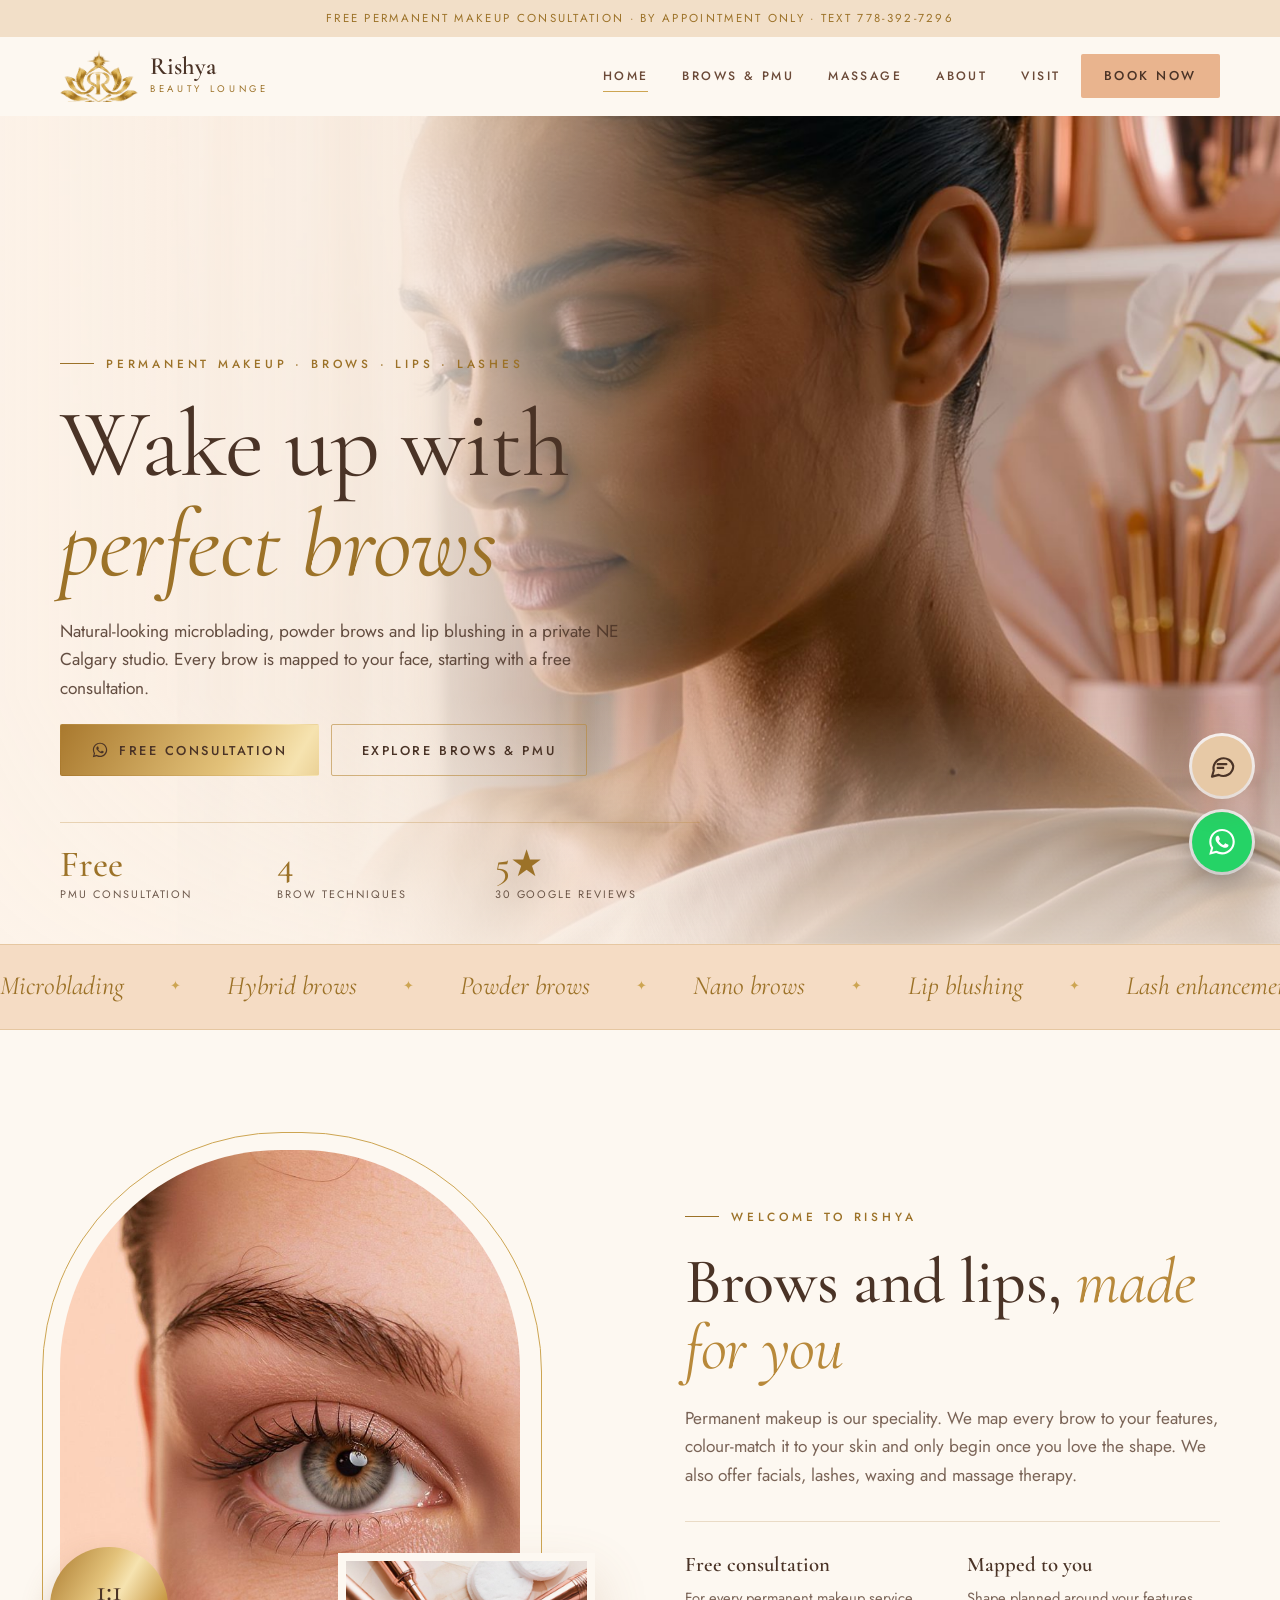
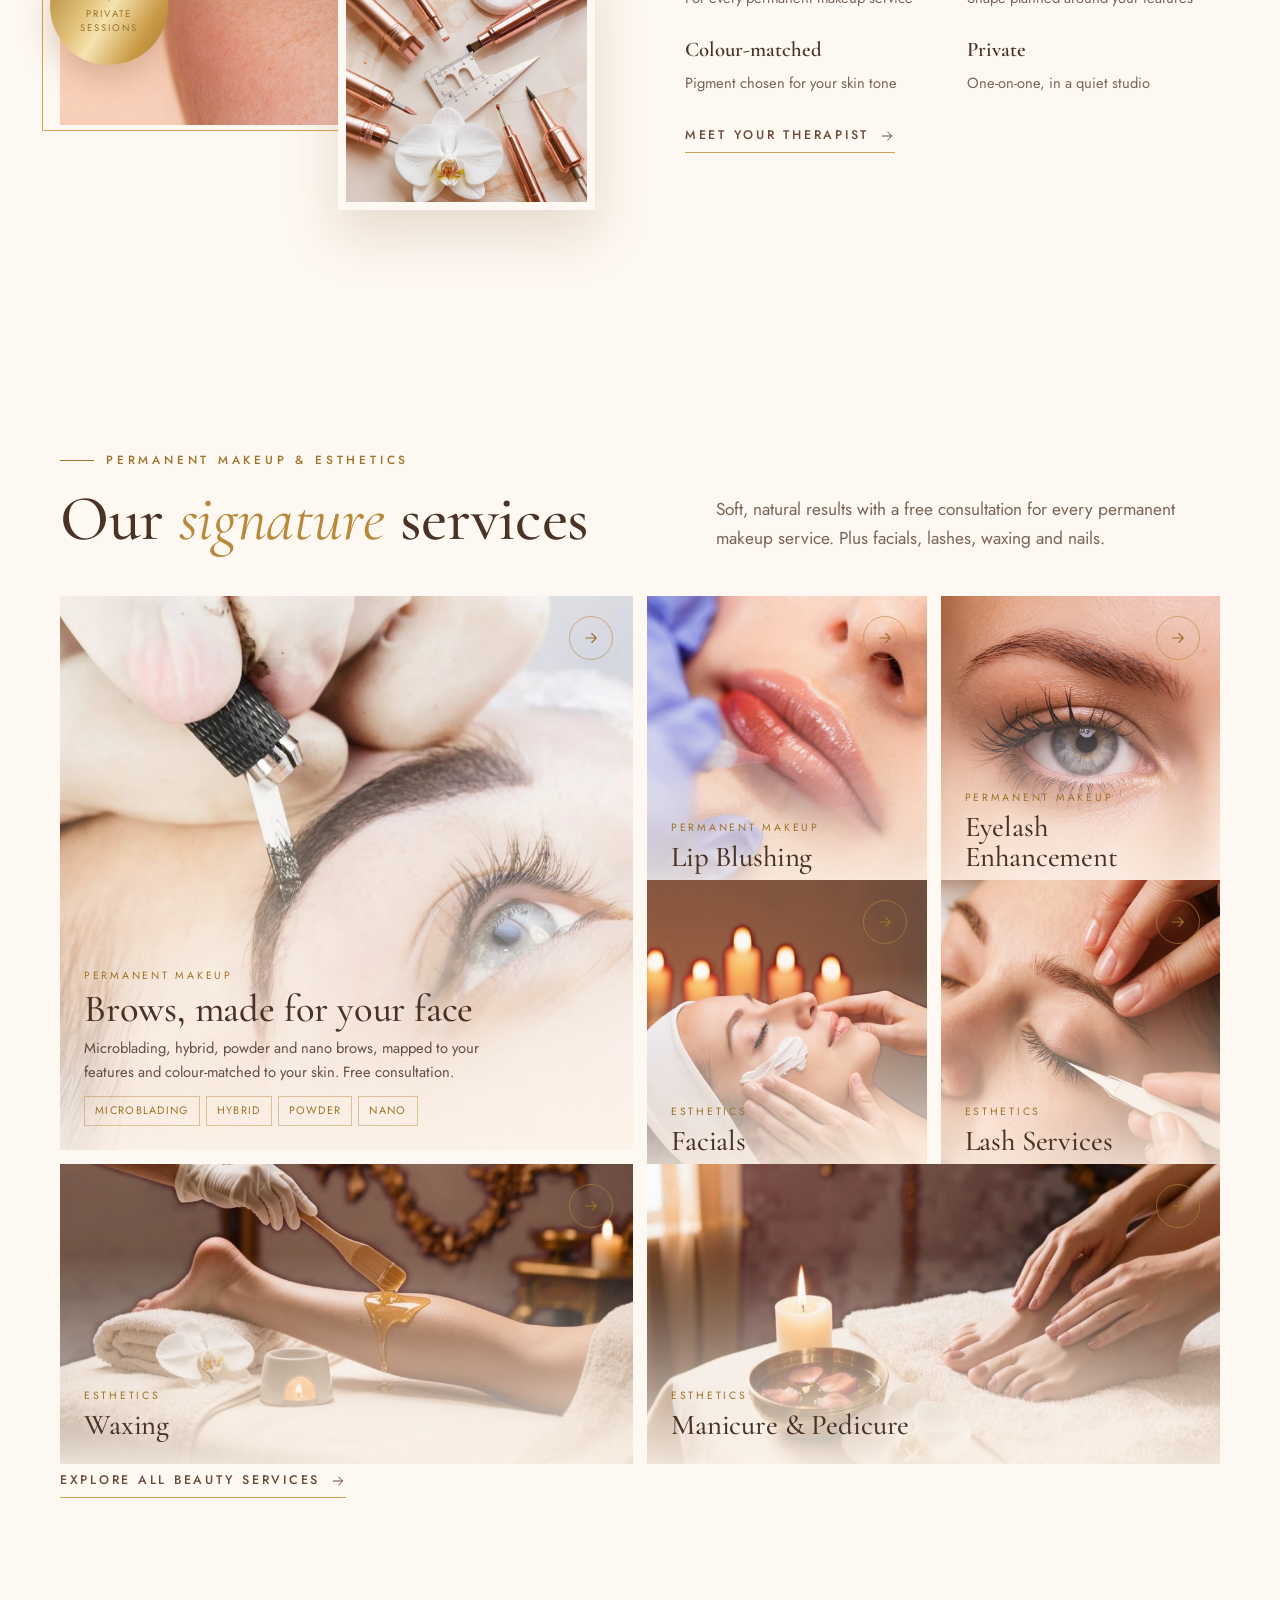
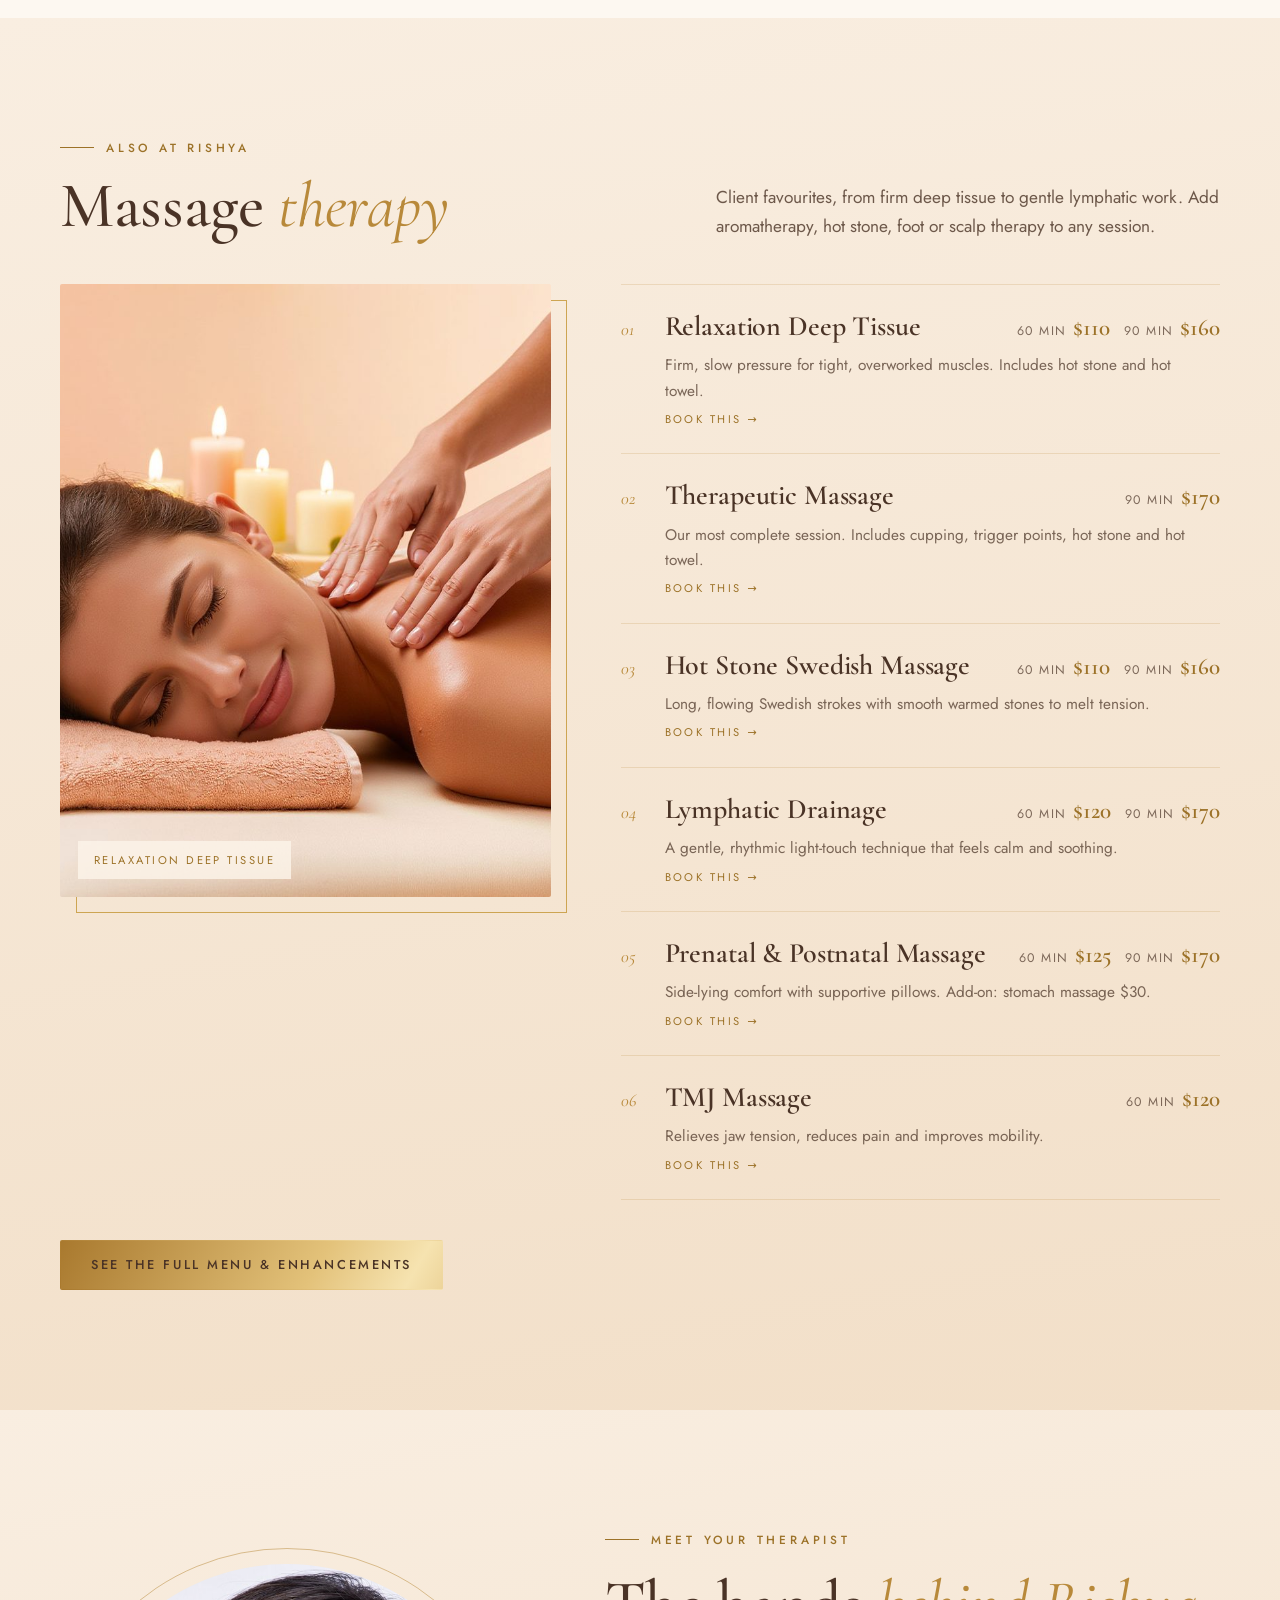
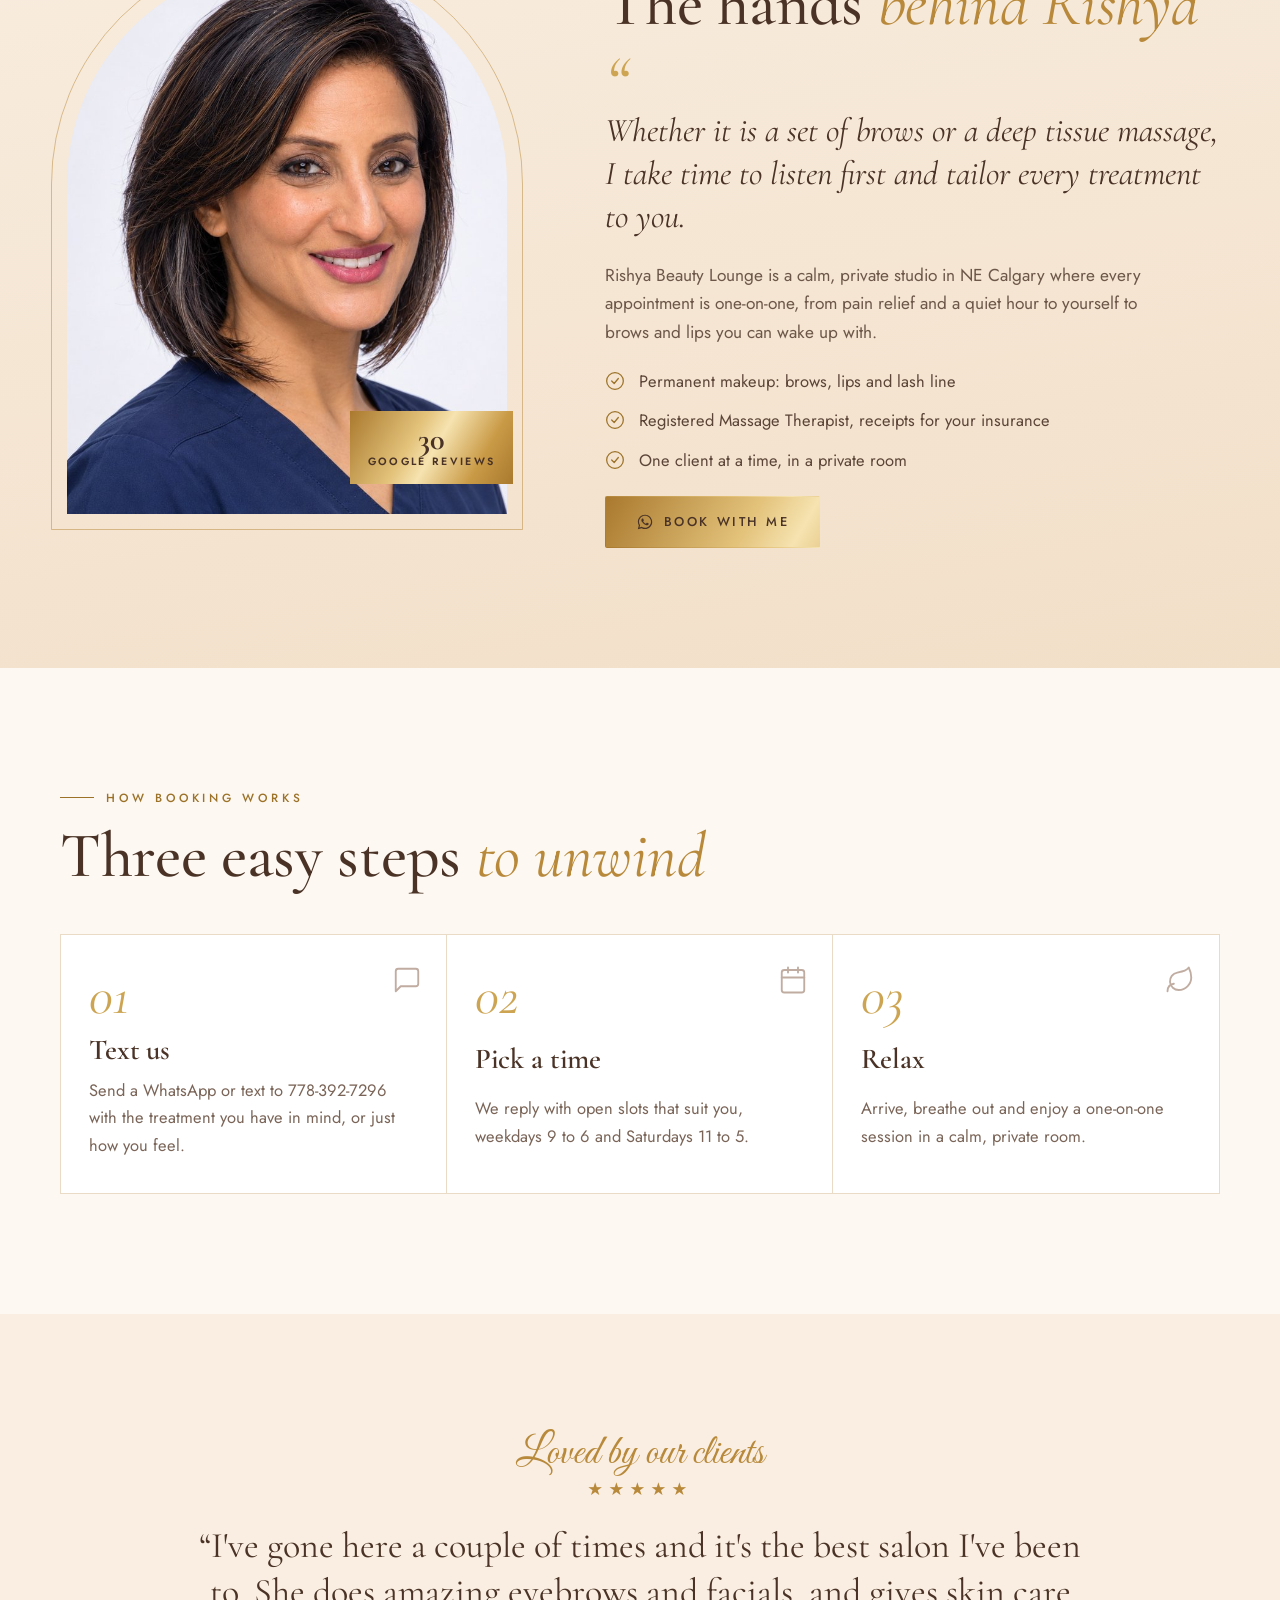
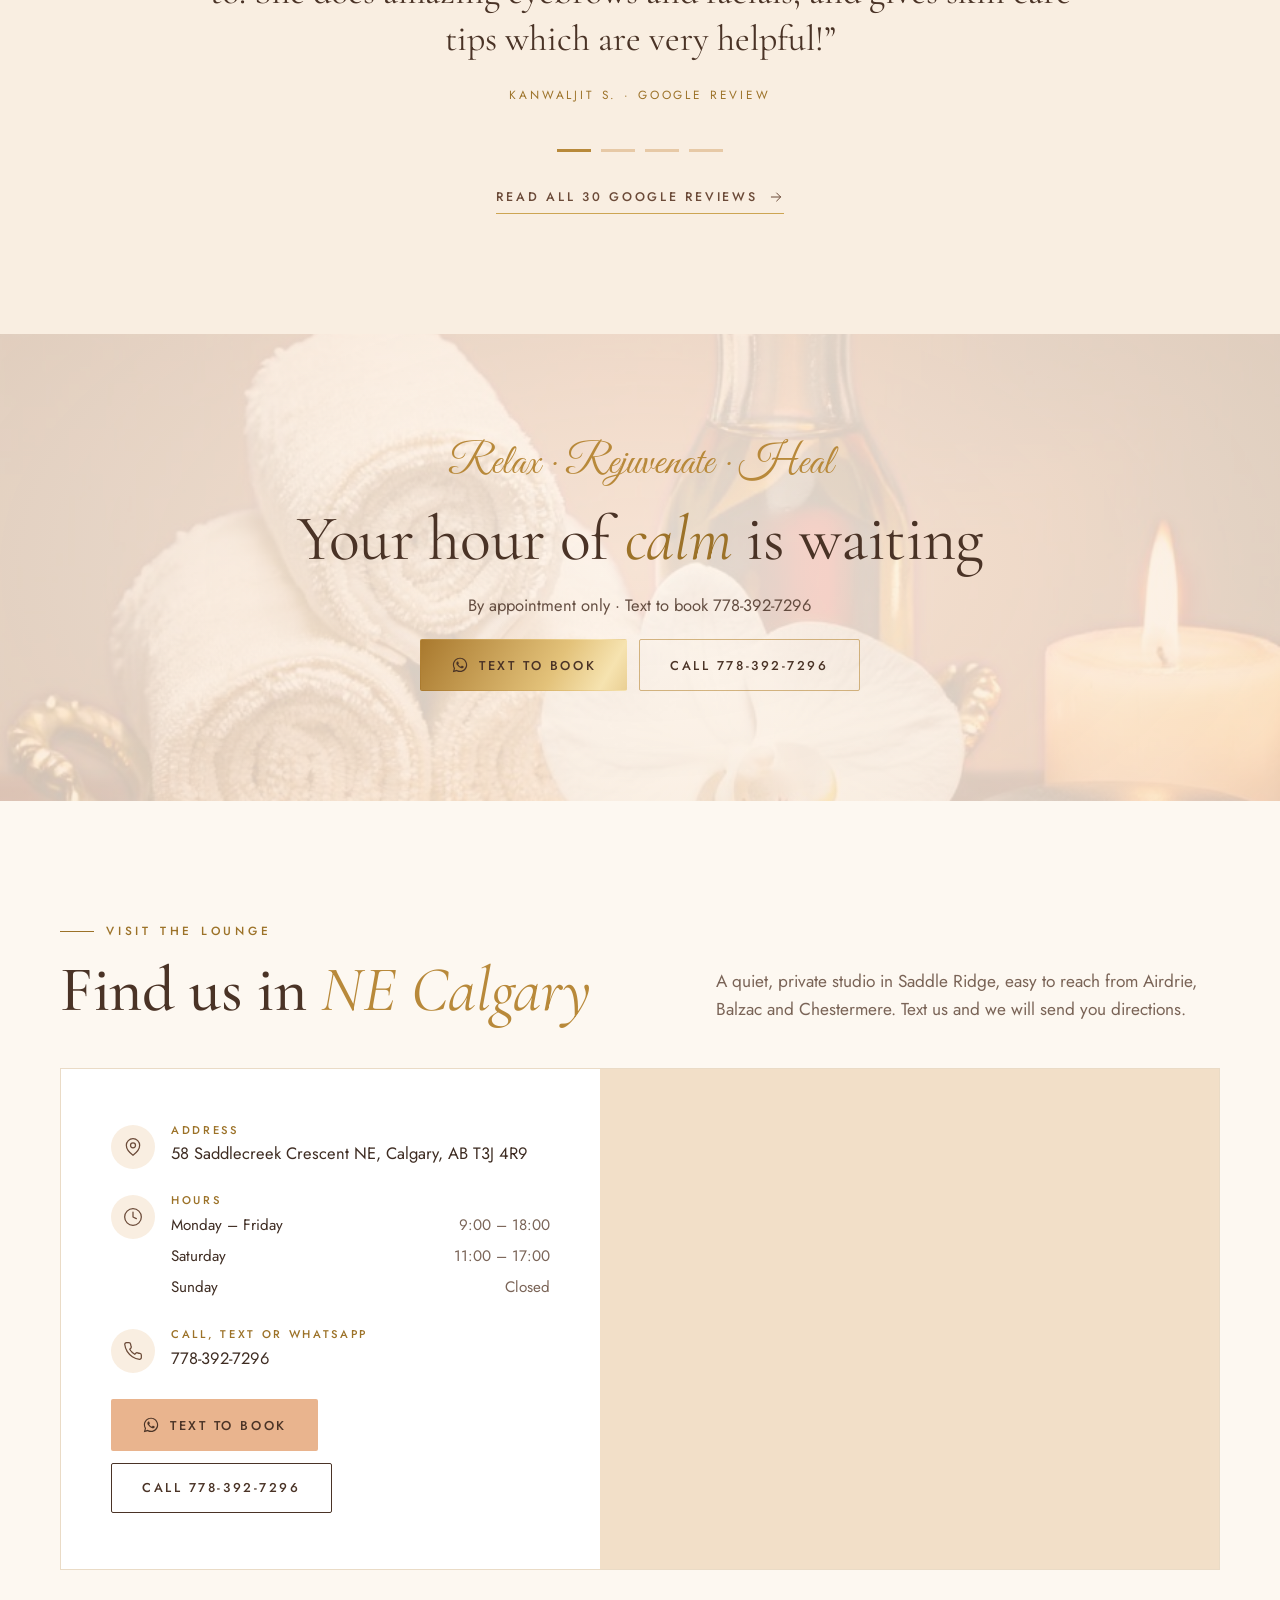
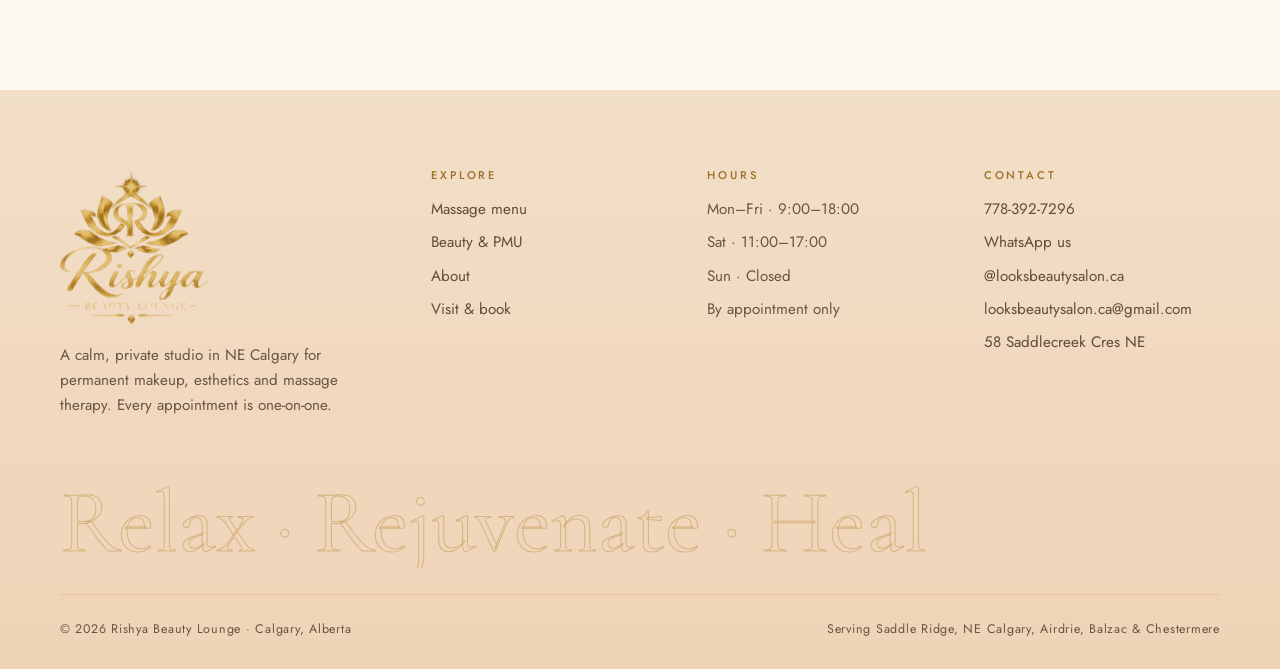
<file: index.html>
<!doctype html>
<html lang="en-CA" class="no-js">
<head>
<meta charset="utf-8">
<meta name="viewport" content="width=device-width, initial-scale=1">
<title>Rishya Beauty Lounge | Permanent Makeup, Brows &amp; Lips in NE Calgary</title>
<meta name="description" content="Microblading, powder and nano brows, lip blushing and lash enhancement in a private NE Calgary studio, plus massage therapy and esthetics. Free PMU consultation. By appointment only. Text to book 778-392-7296.">
<meta name="theme-color" content="#F9EEE1">
<link rel="icon" href="assets/img/favicon-gold.png">
<meta property="og:title" content="Rishya Beauty Lounge | Permanent Makeup, Brows &amp; Lips in NE Calgary">
<meta property="og:description" content="Microblading, powder and nano brows, lip blushing and lash enhancement in a private NE Calgary studio, plus massage therapy and esthetics. Free PMU consultation. By appointment only. Text to book 778-392-7296.">
<meta property="og:image" content="assets/img/v3-hero-room.jpg">
<link rel="preconnect" href="https://fonts.googleapis.com">
<link rel="preconnect" href="https://fonts.gstatic.com" crossorigin>
<link href="https://fonts.googleapis.com/css2?family=Cormorant+Garamond:ital,wght@0,400;0,500;0,600;1,400;1,500&family=Jost:wght@300;400;500;600&family=Great+Vibes&display=swap" rel="stylesheet">
<link rel="stylesheet" href="assets/site.css?v=5">
<link rel="stylesheet" href="assets/chat.css?v=5">
<script>document.documentElement.classList.remove("no-js")</script>
<script type="application/ld+json">{"@context": "https://schema.org", "@type": "HealthAndBeautyBusiness", "name": "Rishya Beauty Lounge", "alternateName": "Looks Beauty Salon", "url": "https://looksbeautysalon.ca/", "telephone": "+17783927296", "email": "looksbeautysalon.ca@gmail.com", "image": "https://looksbeautysalon.ca/assets/img/logo.png", "priceRange": "$$", "address": {"@type": "PostalAddress", "streetAddress": "58 Saddlecreek Crescent NE", "addressLocality": "Calgary", "addressRegion": "AB", "postalCode": "T3J 4R9", "addressCountry": "CA"}, "openingHoursSpecification": [{"@type": "OpeningHoursSpecification", "dayOfWeek": ["Monday", "Tuesday", "Wednesday", "Thursday", "Friday"], "opens": "09:00", "closes": "18:00"}, {"@type": "OpeningHoursSpecification", "dayOfWeek": "Saturday", "opens": "11:00", "closes": "17:00"}], "areaServed": ["Calgary", "Airdrie", "Balzac", "Chestermere"], "sameAs": ["https://www.instagram.com/looksbeautysalon.ca/"]}</script>
</head>
<body>
<a class="skip" href="#main">Skip to content</a>
<div class="topbar">Free permanent makeup consultation <span class="hide-sm">· By appointment only</span> · Text <a href="https://wa.me/17783927296?text=Hi%21%20I%27d%20like%20to%20book%20an%20appointment." target="_blank" rel="noopener">778-392-7296</a></div>
<header class="hdr">
  <div class="wrap">
    <a class="brand" href="index.html" aria-label="Rishya Beauty Lounge home"><img src="assets/img/logo-emblem.png" alt="" height="52"><span><b>Rishya</b><small>Beauty Lounge</small></span></a>
    <nav class="nav" aria-label="Main"><a href="index.html" aria-current="page">Home</a><a href="beauty.html">Brows & PMU</a><a href="massage.html">Massage</a><a href="index.html#therapist">About</a><a href="contact.html">Visit</a></nav>
    <a class="btn btn-plum" href="https://wa.me/17783927296?text=Hi%21%20I%27d%20like%20to%20book%20an%20appointment." target="_blank" rel="noopener">Book now</a>
    <button class="menu-btn" aria-label="Open menu" aria-expanded="false" aria-controls="drawer"><svg viewBox="0 0 24 24" fill="none" stroke="currentColor" stroke-width="1.5" stroke-linecap="round" aria-hidden="true"><path d="M4 8h16M4 16h10"/></svg></button>
  </div>
</header>
<div class="drawer" id="drawer" aria-hidden="true">
  <div class="drawer-top"><img src="assets/img/logo-gold.png" alt="Rishya Beauty Lounge"><button class="drawer-x" aria-label="Close menu">&times;</button></div>
  <nav aria-label="Mobile"><a href="index.html"><span>01</span>Home</a><a href="beauty.html"><span>02</span>Brows & PMU</a><a href="massage.html"><span>03</span>Massage</a><a href="index.html#therapist"><span>04</span>About</a><a href="contact.html"><span>05</span>Visit</a></nav>
  <div class="actions"><a class="btn btn-gold" href="https://wa.me/17783927296?text=Hi%21%20I%27d%20like%20to%20book%20an%20appointment." target="_blank" rel="noopener"><svg viewBox="0 0 32 32" aria-hidden="true"><path fill="currentColor" d="M16.04 3C9.02 3 3.3 8.7 3.3 15.72c0 2.24.59 4.43 1.7 6.36L3.2 28.8l6.9-1.8a12.7 12.7 0 0 0 5.93 1.5h.01c7.02 0 12.74-5.7 12.74-12.72C28.78 8.7 23.06 3 16.04 3Zm0 23.35h-.01a10.6 10.6 0 0 1-5.4-1.48l-.39-.23-4.1 1.07 1.1-3.99-.25-.41a10.57 10.57 0 0 1-1.620-5.64c0-5.84 4.76-10.6 10.68-10.6 5.84 0 10.6 4.76 10.6 10.6 0 5.850-4.76 10.68-10.6 10.68Zm5.82-7.93c-.32-.16-1.89-.93-2.18-1.04-.29-.11-.5-.16-.72.16-.21.32-.82 1.04-1 1.25-.19.21-.37.24-.69.08-.32-.16-1.35-.5-2.57-1.59-.95-.85-1.59-1.9-1.78-2.22-.19-.32-.02-.49.14-.65.14-.14.32-.37.48-.56.16-.19.21-.32.32-.53.11-.21.05-.4-.03-.56-.08-.16-.72-1.73-.98-2.37-.26-.62-.52-.54-.72-.55h-.61c-.21 0-.56.08-.85.4-.29.32-1.120 1.09-1.12 2.66 0 1.57 1.14 3.08 1.3 3.3.16.21 2.25 3.43 5.45 4.81.76.33 1.36.53 1.82.67.77.24 1.46.21 2.01.13.61-.09 1.89-.77 2.16-1.52.27-.75.27-1.39.19-1.52-.08-.13-.29-.21-.61-.37Z"/></svg> Text to book</a><a class="btn btn-ghost" href="tel:+17783927296"><svg viewBox="0 0 24 24" fill="none" stroke="currentColor" stroke-width="1.5" stroke-linecap="round" stroke-linejoin="round" aria-hidden="true"><path d="M22 16.92v3a2 2 0 0 1-2.18 2 19.79 19.79 0 0 1-8.63-3.07 19.5 19.5 0 0 1-6-6 19.79 19.79 0 0 1-3.07-8.67A2 2 0 0 1 4.11 2h3a2 2 0 0 1 2 1.72c.13.96.36 1.9.7 2.81a2 2 0 0 1-.45 2.11L8.09 9.91a16 16 0 0 0 6 6l1.27-1.27a2 2 0 0 1 2.11-.45c.91.34 1.85.57 2.81.7A2 2 0 0 1 22 16.92z"/></svg> Call</a></div>
</div>
<main id="main">
<section class="hero">
  <div class="hero-bg"><picture><source media="(max-width:700px)" srcset="assets/img/v3-hero-pmu-m.jpg"><img src="assets/img/v3-hero-pmu.jpg" alt="Soft natural permanent makeup brows and lips" fetchpriority="high"></picture></div>
  <div class="wrap">
    <div class="hero-copy">
      <span class="kicker rise">Permanent makeup · Brows · Lips · Lashes</span>
      <h1 class="rise d1">Wake up with <em>perfect brows</em></h1>
      <p class="lead rise d2">Natural-looking microblading, powder brows and lip blushing in a private NE Calgary studio. Every brow is mapped to your face, starting with a free consultation.</p>
      <div class="actions rise d3"><a class="btn btn-gold" href="https://wa.me/17783927296?text=Hi%21%20I%20would%20like%20to%20book%20a%20free%20permanent%20makeup%20consultation." target="_blank" rel="noopener"><svg viewBox="0 0 32 32" aria-hidden="true"><path fill="currentColor" d="M16.04 3C9.02 3 3.3 8.7 3.3 15.72c0 2.24.59 4.43 1.7 6.36L3.2 28.8l6.9-1.8a12.7 12.7 0 0 0 5.93 1.5h.01c7.02 0 12.74-5.7 12.74-12.72C28.78 8.7 23.06 3 16.04 3Zm0 23.35h-.01a10.6 10.6 0 0 1-5.4-1.48l-.39-.23-4.1 1.07 1.1-3.99-.25-.41a10.57 10.57 0 0 1-1.620-5.64c0-5.84 4.76-10.6 10.68-10.6 5.84 0 10.6 4.76 10.6 10.6 0 5.850-4.76 10.68-10.6 10.68Zm5.82-7.93c-.32-.16-1.89-.93-2.18-1.04-.29-.11-.5-.16-.72.16-.21.32-.82 1.04-1 1.25-.19.21-.37.24-.69.08-.32-.16-1.35-.5-2.57-1.59-.95-.85-1.59-1.9-1.78-2.22-.19-.32-.02-.49.14-.65.14-.14.32-.37.48-.56.16-.19.21-.32.32-.53.11-.21.05-.4-.03-.56-.08-.16-.72-1.73-.98-2.37-.26-.62-.52-.54-.72-.55h-.61c-.21 0-.56.08-.85.4-.29.32-1.120 1.09-1.12 2.66 0 1.57 1.14 3.08 1.3 3.3.16.21 2.25 3.43 5.45 4.81.76.33 1.36.53 1.82.67.77.24 1.46.21 2.01.13.61-.09 1.89-.77 2.16-1.52.27-.75.27-1.39.19-1.52-.08-.13-.29-.21-.61-.37Z"/></svg> Free consultation</a><a class="btn btn-ghost" href="beauty.html">Explore brows &amp; PMU</a></div>
    </div>
    <div class="hero-stats rise d4"><div><b>Free</b><span>PMU consultation</span></div><div><b>4</b><span>Brow techniques</span></div><div><b>5★</b><span>30 Google reviews</span></div></div>
  </div>
</section>
<div class="marquee" aria-hidden="true"><div class="marquee-track"><span>Microblading</span><span>Hybrid brows</span><span>Powder brows</span><span>Nano brows</span><span>Lip blushing</span><span>Lash enhancement</span><span>Facials</span><span>Waxing</span><span>Massage therapy</span><span>Microblading</span><span>Hybrid brows</span><span>Powder brows</span><span>Nano brows</span><span>Lip blushing</span><span>Lash enhancement</span><span>Facials</span><span>Waxing</span><span>Massage therapy</span></div></div>
<section>
  <div class="wrap intro-grid">
    <div class="collage rv-in"><img class="c-main" src="assets/img/v3-hybrid-brows.jpg" alt="Soft hybrid brows" loading="lazy"><img class="c-small" src="assets/img/v3-pmu-tools.jpg" alt="Rose gold permanent makeup tools" loading="lazy"><div class="seal"><div><b>1:1</b>Private<br>sessions</div></div></div>
    <div class="intro-copy rv-in">
      <span class="kicker">Welcome to Rishya</span>
      <h2>Brows and lips, <em>made for you</em></h2>
      <p class="lead">Permanent makeup is our speciality. We map every brow to your features, colour-match it to your skin and only begin once you love the shape. We also offer facials, lashes, waxing and massage therapy.</p>
      <div class="pillars"><div><b>Free consultation</b><span>For every permanent makeup service</span></div><div><b>Mapped to you</b><span>Shape planned around your features</span></div><div><b>Colour-matched</b><span>Pigment chosen for your skin tone</span></div><div><b>Private</b><span>One-on-one, in a quiet studio</span></div></div>
      <div class="actions" style="margin-top:8px"><a class="link" href="#therapist">Meet your therapist <svg viewBox="0 0 24 24" fill="none" stroke="currentColor" stroke-width="1.5" stroke-linecap="round" stroke-linejoin="round" aria-hidden="true"><path d="M5 12h14M13 6l6 6-6 6"/></svg></a></div>
    </div>
  </div>
</section>
<section>
  <div class="wrap">
    <div class="sec-head split rv-in"><div style="display:grid;gap:16px"><span class="kicker">Permanent makeup & esthetics</span><h2>Our <em>signature</em> services</h2></div><p class="lead">Soft, natural results with a free consultation for every permanent makeup service. Plus facials, lashes, waxing and nails.</p></div>
    <div class="bento rv-in"><a class="tile t-big" href="beauty.html#brows"><img src="assets/img/micro.jpg" alt="Microblading brows" loading="lazy"><span class="arrow"><svg viewBox="0 0 24 24" fill="none" stroke="currentColor" stroke-width="1.5" stroke-linecap="round" stroke-linejoin="round" aria-hidden="true"><path d="M5 12h14M13 6l6 6-6 6"/></svg></span><div class="t-body"><small>Permanent makeup</small><h3>Brows, made for your face</h3><p>Microblading, hybrid, powder and nano brows, mapped to your features and colour-matched to your skin. Free consultation.</p><div class="tags"><span>Microblading</span><span>Hybrid</span><span>Powder</span><span>Nano</span></div></div></a><a class="tile" href="beauty.html"><img src="assets/img/lip.jpg" alt="Lip Blushing" loading="lazy"><span class="arrow"><svg viewBox="0 0 24 24" fill="none" stroke="currentColor" stroke-width="1.5" stroke-linecap="round" stroke-linejoin="round" aria-hidden="true"><path d="M5 12h14M13 6l6 6-6 6"/></svg></span><div class="t-body"><small>Permanent makeup</small><h3>Lip Blushing</h3></div></a><a class="tile" href="beauty.html"><img src="assets/img/v3-lash-line.jpg" alt="Eyelash Enhancement" loading="lazy"><span class="arrow"><svg viewBox="0 0 24 24" fill="none" stroke="currentColor" stroke-width="1.5" stroke-linecap="round" stroke-linejoin="round" aria-hidden="true"><path d="M5 12h14M13 6l6 6-6 6"/></svg></span><div class="t-body"><small>Permanent makeup</small><h3>Eyelash Enhancement</h3></div></a><a class="tile" href="beauty.html"><img src="assets/img/v3-facial.jpg" alt="Facials" loading="lazy"><span class="arrow"><svg viewBox="0 0 24 24" fill="none" stroke="currentColor" stroke-width="1.5" stroke-linecap="round" stroke-linejoin="round" aria-hidden="true"><path d="M5 12h14M13 6l6 6-6 6"/></svg></span><div class="t-body"><small>Esthetics</small><h3>Facials</h3></div></a><a class="tile" href="beauty.html"><img src="assets/img/m-lash.jpg" alt="Lash Services" loading="lazy"><span class="arrow"><svg viewBox="0 0 24 24" fill="none" stroke="currentColor" stroke-width="1.5" stroke-linecap="round" stroke-linejoin="round" aria-hidden="true"><path d="M5 12h14M13 6l6 6-6 6"/></svg></span><div class="t-body"><small>Esthetics</small><h3>Lash Services</h3></div></a><a class="tile t-wide" href="beauty.html"><img src="assets/img/ai-wax.jpg" alt="Waxing" loading="lazy"><span class="arrow"><svg viewBox="0 0 24 24" fill="none" stroke="currentColor" stroke-width="1.5" stroke-linecap="round" stroke-linejoin="round" aria-hidden="true"><path d="M5 12h14M13 6l6 6-6 6"/></svg></span><div class="t-body"><small>Esthetics</small><h3>Waxing</h3></div></a><a class="tile t-wide" href="beauty.html"><img src="assets/img/ai-mani-pedi.jpg" alt="Manicure &amp; Pedicure" loading="lazy"><span class="arrow"><svg viewBox="0 0 24 24" fill="none" stroke="currentColor" stroke-width="1.5" stroke-linecap="round" stroke-linejoin="round" aria-hidden="true"><path d="M5 12h14M13 6l6 6-6 6"/></svg></span><div class="t-body"><small>Esthetics</small><h3>Manicure &amp; Pedicure</h3></div></a></div>
    <div class="actions" style="margin-top:36px"><a class="link" href="beauty.html">Explore all beauty services <svg viewBox="0 0 24 24" fill="none" stroke="currentColor" stroke-width="1.5" stroke-linecap="round" stroke-linejoin="round" aria-hidden="true"><path d="M5 12h14M13 6l6 6-6 6"/></svg></a></div>
  </div>
</section>
<section class="dark" id="massage">
  <div class="wrap">
    <div class="sec-head split rv-in"><div style="display:grid;gap:16px"><span class="kicker">Also at Rishya</span><h2>Massage <em>therapy</em></h2></div><p class="lead">Client favourites, from firm deep tissue to gentle lymphatic work. Add aromatherapy, hot stone, foot or scalp therapy to any session.</p></div>
    <div class="menu-wrap">
  <div class="menu-visual" aria-hidden="true"><div class="frame"><img src="assets/img/v3-deep-tissue.jpg" alt="" loading="lazy" class="on" data-src="assets/img/v3-deep-tissue.jpg"><img src="assets/img/m-cupping.jpg" alt="" loading="lazy" class="" data-src="assets/img/m-cupping.jpg"><img src="assets/img/m-hotstone.jpg" alt="" loading="lazy" class="" data-src="assets/img/m-hotstone.jpg"><img src="assets/img/m-lymph.jpg" alt="" loading="lazy" class="" data-src="assets/img/m-lymph.jpg"><img src="assets/img/m-prenatal.jpg" alt="" loading="lazy" class="" data-src="assets/img/m-prenatal.jpg"><img src="assets/img/m-tmj.jpg" alt="" loading="lazy" class="" data-src="assets/img/m-tmj.jpg"><span class="cap">Relaxation Deep Tissue</span></div></div>
  <div><ul class="mlist"><li class="mitem" data-img="assets/img/v3-deep-tissue.jpg" data-cap="Relaxation Deep Tissue"><span class="num">01</span><div class="row"><h3>Relaxation Deep Tissue</h3><div class="prices"><span>60 min<b>$110</b></span><span>90 min<b>$160</b></span></div></div><p>Firm, slow pressure for tight, overworked muscles. Includes hot stone and hot towel.</p><img class="mthumb" src="assets/img/v3-deep-tissue.jpg" alt="" loading="lazy"><a class="book" href="https://wa.me/17783927296?text=Hi%21%20I%27d%20like%20to%20book%20a%20Relaxation%20Deep%20Tissue." target="_blank" rel="noopener">Book this →</a></li><li class="mitem" data-img="assets/img/m-cupping.jpg" data-cap="Therapeutic Massage"><span class="num">02</span><div class="row"><h3>Therapeutic Massage</h3><div class="prices"><span>90 min<b>$170</b></span></div></div><p>Our most complete session. Includes cupping, trigger points, hot stone and hot towel.</p><img class="mthumb" src="assets/img/m-cupping.jpg" alt="" loading="lazy"><a class="book" href="https://wa.me/17783927296?text=Hi%21%20I%27d%20like%20to%20book%20a%20Therapeutic%20Massage." target="_blank" rel="noopener">Book this →</a></li><li class="mitem" data-img="assets/img/m-hotstone.jpg" data-cap="Hot Stone Swedish Massage"><span class="num">03</span><div class="row"><h3>Hot Stone Swedish Massage</h3><div class="prices"><span>60 min<b>$110</b></span><span>90 min<b>$160</b></span></div></div><p>Long, flowing Swedish strokes with smooth warmed stones to melt tension.</p><img class="mthumb" src="assets/img/m-hotstone.jpg" alt="" loading="lazy"><a class="book" href="https://wa.me/17783927296?text=Hi%21%20I%27d%20like%20to%20book%20a%20Hot%20Stone%20Swedish%20Massage." target="_blank" rel="noopener">Book this →</a></li><li class="mitem" data-img="assets/img/m-lymph.jpg" data-cap="Lymphatic Drainage"><span class="num">04</span><div class="row"><h3>Lymphatic Drainage</h3><div class="prices"><span>60 min<b>$120</b></span><span>90 min<b>$170</b></span></div></div><p>A gentle, rhythmic light-touch technique that feels calm and soothing.</p><img class="mthumb" src="assets/img/m-lymph.jpg" alt="" loading="lazy"><a class="book" href="https://wa.me/17783927296?text=Hi%21%20I%27d%20like%20to%20book%20a%20Lymphatic%20Drainage." target="_blank" rel="noopener">Book this →</a></li><li class="mitem" data-img="assets/img/m-prenatal.jpg" data-cap="Prenatal &amp; Postnatal Massage"><span class="num">05</span><div class="row"><h3>Prenatal &amp; Postnatal Massage</h3><div class="prices"><span>60 min<b>$125</b></span><span>90 min<b>$170</b></span></div></div><p>Side-lying comfort with supportive pillows. Add-on: stomach massage $30.</p><img class="mthumb" src="assets/img/m-prenatal.jpg" alt="" loading="lazy"><a class="book" href="https://wa.me/17783927296?text=Hi%21%20I%27d%20like%20to%20book%20a%20Prenatal%20%26%20Postnatal%20Massage." target="_blank" rel="noopener">Book this →</a></li><li class="mitem" data-img="assets/img/m-tmj.jpg" data-cap="TMJ Massage"><span class="num">06</span><div class="row"><h3>TMJ Massage</h3><div class="prices"><span>60 min<b>$120</b></span></div></div><p>Relieves jaw tension, reduces pain and improves mobility.</p><img class="mthumb" src="assets/img/m-tmj.jpg" alt="" loading="lazy"><a class="book" href="https://wa.me/17783927296?text=Hi%21%20I%27d%20like%20to%20book%20a%20TMJ%20Massage." target="_blank" rel="noopener">Book this →</a></li></ul></div>
</div>
    <div class="actions" style="margin-top:40px"><a class="btn btn-gold" href="massage.html">See the full menu &amp; enhancements</a></div>
  </div>
</section>
<section class="dark meet" id="therapist">
  <div class="wrap meet-grid">
    <div class="arch rv-in"><img src="assets/img/therapist-portrait.jpg" alt="Your therapist at Rishya Beauty Lounge" loading="lazy"><div class="badge"><b>30</b>Google reviews</div></div>
    <div class="meet-copy rv-in">
      <span class="kicker">Meet your therapist</span>
      <h2>The hands <em>behind Rishya</em></h2>
      <p class="quote">Whether it is a set of brows or a deep tissue massage, I take time to listen first and tailor every treatment to you.</p>
      <p class="lead">Rishya Beauty Lounge is a calm, private studio in NE Calgary where every appointment is one-on-one, from pain relief and a quiet hour to yourself to brows and lips you can wake up with.</p>
      <ul class="checks"><li><svg viewBox="0 0 24 24" fill="none" stroke="currentColor" stroke-width="1.5" stroke-linecap="round" stroke-linejoin="round" aria-hidden="true"><circle cx="12" cy="12" r="10"/><path d="m8 12 3 3 5-6"/></svg>Permanent makeup: brows, lips and lash line</li><li><svg viewBox="0 0 24 24" fill="none" stroke="currentColor" stroke-width="1.5" stroke-linecap="round" stroke-linejoin="round" aria-hidden="true"><circle cx="12" cy="12" r="10"/><path d="m8 12 3 3 5-6"/></svg>Registered Massage Therapist, receipts for your insurance</li><li><svg viewBox="0 0 24 24" fill="none" stroke="currentColor" stroke-width="1.5" stroke-linecap="round" stroke-linejoin="round" aria-hidden="true"><circle cx="12" cy="12" r="10"/><path d="m8 12 3 3 5-6"/></svg>One client at a time, in a private room</li></ul>
      <div class="actions"><a class="btn btn-gold" href="https://wa.me/17783927296?text=Hi%21%20I%27d%20like%20to%20book%20an%20appointment." target="_blank" rel="noopener"><svg viewBox="0 0 32 32" aria-hidden="true"><path fill="currentColor" d="M16.04 3C9.02 3 3.3 8.7 3.3 15.72c0 2.24.59 4.43 1.7 6.36L3.2 28.8l6.9-1.8a12.7 12.7 0 0 0 5.93 1.5h.01c7.02 0 12.74-5.7 12.74-12.72C28.78 8.7 23.06 3 16.04 3Zm0 23.35h-.01a10.6 10.6 0 0 1-5.4-1.48l-.39-.23-4.1 1.07 1.1-3.99-.25-.41a10.57 10.57 0 0 1-1.620-5.64c0-5.84 4.76-10.6 10.68-10.6 5.84 0 10.6 4.76 10.6 10.6 0 5.850-4.76 10.68-10.6 10.68Zm5.82-7.93c-.32-.16-1.89-.93-2.18-1.04-.29-.11-.5-.16-.72.16-.21.32-.82 1.04-1 1.25-.19.21-.37.24-.69.08-.32-.16-1.35-.5-2.57-1.59-.95-.85-1.59-1.9-1.78-2.22-.19-.32-.02-.49.14-.65.14-.14.32-.37.48-.56.16-.19.21-.32.32-.53.11-.21.05-.4-.03-.56-.08-.16-.72-1.73-.98-2.37-.26-.62-.52-.54-.72-.55h-.61c-.21 0-.56.08-.85.4-.29.32-1.120 1.09-1.12 2.66 0 1.57 1.14 3.08 1.3 3.3.16.21 2.25 3.43 5.45 4.81.76.33 1.36.53 1.82.67.77.24 1.46.21 2.01.13.61-.09 1.89-.77 2.16-1.52.27-.75.27-1.39.19-1.52-.08-.13-.29-.21-.61-.37Z"/></svg> Book with me</a></div>
    </div>
  </div>
</section>
<section>
  <div class="wrap">
    <div class="sec-head rv-in"><span class="kicker">How booking works</span><h2>Three easy steps <em>to unwind</em></h2></div>
    <div class="steps rv-in">
      <div class="step"><svg viewBox="0 0 24 24" fill="none" stroke="currentColor" stroke-width="1.5" stroke-linecap="round" stroke-linejoin="round" aria-hidden="true"><path d="M21 15a2 2 0 0 1-2 2H7l-4 4V5a2 2 0 0 1 2-2h14a2 2 0 0 1 2 2z"/></svg><h3>Text us</h3><p>Send a WhatsApp or text to 778-392-7296 with the treatment you have in mind, or just how you feel.</p></div>
      <div class="step"><svg viewBox="0 0 24 24" fill="none" stroke="currentColor" stroke-width="1.5" stroke-linecap="round" stroke-linejoin="round" aria-hidden="true"><rect x="3" y="4" width="18" height="18" rx="2"/><path d="M16 2v4M8 2v4M3 10h18"/></svg><h3>Pick a time</h3><p>We reply with open slots that suit you, weekdays 9 to 6 and Saturdays 11 to 5.</p></div>
      <div class="step"><svg viewBox="0 0 24 24" fill="none" stroke="currentColor" stroke-width="1.5" stroke-linecap="round" stroke-linejoin="round" aria-hidden="true"><path d="M11 20A7 7 0 0 1 9.8 6.1C15.5 5 17 4.48 19 2c1 2 2 4.18 2 8 0 5.5-4.78 10-10 10Z"/><path d="M2 21c0-3 1.85-5.36 5.08-6"/></svg><h3>Relax</h3><p>Arrive, breathe out and enjoy a one-on-one session in a calm, private room.</p></div>
    </div>
  </div>
</section>
<section class="reviews" aria-label="Client reviews">
  <div class="wrap"><div class="rv rv-in">
    <span class="script">Loved by our clients</span>
    <div class="rv-stars" aria-label="5 stars">★★★★★</div>
    <div class="rv-slides"><div class="rv-slide on"><blockquote>“I&#x27;ve gone here a couple of times and it&#x27;s the best salon I&#x27;ve been to. She does amazing eyebrows and facials, and gives skin care tips which are very helpful!”</blockquote><cite>Kanwaljit S. · Google review</cite></div><div class="rv-slide"><blockquote>“It was very calming and peaceful. Pedicure and manicure were really done well. Facial was very relaxing and the results were really good.”</blockquote><cite>Swas S. · Google review</cite></div><div class="rv-slide"><blockquote>“She is very kind, nice and a professional person. I really love her treatment ❤️”</blockquote><cite>Kiran K. · Google review</cite></div><div class="rv-slide"><blockquote>“I visited this place for the first time and like the environment, and the way of work is very good. Great work!”</blockquote><cite>Amandeep K. · Google review</cite></div></div>
    <div class="rv-dots"><button aria-label="Review 1" class="on"></button><button aria-label="Review 2"></button><button aria-label="Review 3"></button><button aria-label="Review 4"></button></div>
    <a class="link" href="https://www.google.com/maps/search/?api=1&query=Looks+Beauty+Salon+58+Saddlecreek+Crescent+NE+Calgary" target="_blank" rel="noopener">Read all 30 Google reviews <svg viewBox="0 0 24 24" fill="none" stroke="currentColor" stroke-width="1.5" stroke-linecap="round" stroke-linejoin="round" aria-hidden="true"><path d="M5 12h14M13 6l6 6-6 6"/></svg></a>
  </div></div>
</section>
<section class="cta">
  <div class="hero-bg"><img src="assets/img/v3-ritual.jpg" alt="" loading="lazy"></div>
  <div class="wrap rv-in">
    <span class="script">Relax · Rejuvenate · Heal</span>
    <h2>Your hour of <em>calm</em> is waiting</h2>
    <p>By appointment only · Text to book 778-392-7296</p>
    <div class="actions" style="justify-content:center"><a class="btn btn-gold" href="https://wa.me/17783927296?text=Hi%21%20I%27d%20like%20to%20book%20an%20appointment." target="_blank" rel="noopener"><svg viewBox="0 0 32 32" aria-hidden="true"><path fill="currentColor" d="M16.04 3C9.02 3 3.3 8.7 3.3 15.72c0 2.24.59 4.43 1.7 6.36L3.2 28.8l6.9-1.8a12.7 12.7 0 0 0 5.93 1.5h.01c7.02 0 12.74-5.7 12.74-12.72C28.78 8.7 23.06 3 16.04 3Zm0 23.35h-.01a10.6 10.6 0 0 1-5.4-1.48l-.39-.23-4.1 1.07 1.1-3.99-.25-.41a10.57 10.57 0 0 1-1.620-5.64c0-5.84 4.76-10.6 10.68-10.6 5.84 0 10.6 4.76 10.6 10.6 0 5.850-4.76 10.68-10.6 10.68Zm5.82-7.93c-.32-.16-1.89-.93-2.18-1.04-.29-.11-.5-.16-.72.16-.21.32-.82 1.04-1 1.25-.19.21-.37.24-.69.08-.32-.16-1.35-.5-2.57-1.59-.95-.85-1.59-1.9-1.78-2.22-.19-.32-.02-.49.14-.65.14-.14.32-.37.48-.56.16-.19.21-.32.32-.53.11-.21.05-.4-.03-.56-.08-.16-.72-1.73-.98-2.37-.26-.62-.52-.54-.72-.55h-.61c-.21 0-.56.08-.85.4-.29.32-1.120 1.09-1.12 2.66 0 1.57 1.14 3.08 1.3 3.3.16.21 2.25 3.43 5.45 4.81.76.33 1.36.53 1.82.67.77.24 1.46.21 2.01.13.61-.09 1.89-.77 2.16-1.52.27-.75.27-1.39.19-1.52-.08-.13-.29-.21-.61-.37Z"/></svg> Text to book</a><a class="btn btn-ghost" href="tel:+17783927296">Call 778-392-7296</a></div>
  </div>
</section>
<section id="visit">
  <div class="wrap">
    <div class="sec-head split rv-in"><div style="display:grid;gap:16px"><span class="kicker">Visit the lounge</span><h2>Find us in <em>NE Calgary</em></h2></div><p class="lead">A quiet, private studio in Saddle Ridge, easy to reach from Airdrie, Balzac and Chestermere. Text us and we will send you directions.</p></div>
    <div class="visit-grid rv-in">
      <div class="visit-info">
        <div class="info-row"><span class="ic"><svg viewBox="0 0 24 24" fill="none" stroke="currentColor" stroke-width="1.5" stroke-linecap="round" stroke-linejoin="round" aria-hidden="true"><path d="M20 10c0 6-8 12-8 12s-8-6-8-12a8 8 0 0 1 16 0Z"/><circle cx="12" cy="10" r="3"/></svg></span><div><h4>Address</h4><a href="https://www.google.com/maps/search/?api=1&query=58+Saddlecreek+Crescent+NE+Calgary+AB+T3J+4R9" target="_blank" rel="noopener">58 Saddlecreek Crescent NE, Calgary, AB T3J 4R9</a></div></div>
        <div class="info-row"><span class="ic"><svg viewBox="0 0 24 24" fill="none" stroke="currentColor" stroke-width="1.5" stroke-linecap="round" stroke-linejoin="round" aria-hidden="true"><circle cx="12" cy="12" r="10"/><path d="M12 6v6l4 2"/></svg></span><div style="width:100%"><h4>Hours</h4><table class="hours"><tr><td>Monday – Friday</td><td>9:00 – 18:00</td></tr><tr><td>Saturday</td><td>11:00 – 17:00</td></tr><tr><td>Sunday</td><td>Closed</td></tr></table></div></div>
        <div class="info-row"><span class="ic"><svg viewBox="0 0 24 24" fill="none" stroke="currentColor" stroke-width="1.5" stroke-linecap="round" stroke-linejoin="round" aria-hidden="true"><path d="M22 16.92v3a2 2 0 0 1-2.18 2 19.79 19.79 0 0 1-8.63-3.07 19.5 19.5 0 0 1-6-6 19.79 19.79 0 0 1-3.07-8.67A2 2 0 0 1 4.11 2h3a2 2 0 0 1 2 1.72c.13.96.36 1.9.7 2.81a2 2 0 0 1-.45 2.11L8.09 9.91a16 16 0 0 0 6 6l1.27-1.27a2 2 0 0 1 2.11-.45c.91.34 1.85.57 2.81.7A2 2 0 0 1 22 16.92z"/></svg></span><div><h4>Call, text or WhatsApp</h4><a href="tel:+17783927296">778-392-7296</a></div></div>
        <div class="actions"><a class="btn btn-plum" href="https://wa.me/17783927296?text=Hi%21%20I%27d%20like%20to%20book%20an%20appointment." target="_blank" rel="noopener"><svg viewBox="0 0 32 32" aria-hidden="true"><path fill="currentColor" d="M16.04 3C9.02 3 3.3 8.7 3.3 15.72c0 2.24.59 4.43 1.7 6.36L3.2 28.8l6.9-1.8a12.7 12.7 0 0 0 5.93 1.5h.01c7.02 0 12.74-5.7 12.74-12.72C28.78 8.7 23.06 3 16.04 3Zm0 23.35h-.01a10.6 10.6 0 0 1-5.4-1.48l-.39-.23-4.1 1.07 1.1-3.99-.25-.41a10.57 10.57 0 0 1-1.620-5.64c0-5.84 4.76-10.6 10.68-10.6 5.84 0 10.6 4.76 10.6 10.6 0 5.850-4.76 10.68-10.6 10.68Zm5.82-7.93c-.32-.16-1.89-.93-2.18-1.04-.29-.11-.5-.16-.72.16-.21.32-.82 1.04-1 1.25-.19.21-.37.24-.69.08-.32-.16-1.35-.5-2.57-1.59-.95-.85-1.59-1.9-1.78-2.22-.19-.32-.02-.49.14-.65.14-.14.32-.37.48-.56.16-.19.21-.32.32-.53.11-.21.05-.4-.03-.56-.08-.16-.72-1.73-.98-2.37-.26-.62-.52-.54-.72-.55h-.61c-.21 0-.56.08-.85.4-.29.32-1.120 1.09-1.12 2.66 0 1.57 1.14 3.08 1.3 3.3.16.21 2.25 3.43 5.45 4.81.76.33 1.36.53 1.82.67.77.24 1.46.21 2.01.13.61-.09 1.89-.77 2.16-1.52.27-.75.27-1.39.19-1.52-.08-.13-.29-.21-.61-.37Z"/></svg> Text to book</a><a class="btn btn-line" href="tel:+17783927296">Call 778-392-7296</a></div>
      </div>
      <div class="map"><iframe title="Map to Rishya Beauty Lounge" src="https://www.google.com/maps?q=58+Saddlecreek+Crescent+NE,+Calgary,+AB+T3J+4R9&output=embed" loading="lazy" referrerpolicy="no-referrer-when-downgrade"></iframe></div>
    </div>
  </div>
</section>
</main>
<footer class="ftr">
  <div class="wrap">
    <div class="ftr-grid">
      <div style="display:grid;gap:18px;align-content:start">
        <a href="index.html"><img class="flogo" src="assets/img/logo-gold.png" alt="Rishya Beauty Lounge"></a>
        <p>A calm, private studio in NE Calgary for permanent makeup, esthetics and massage therapy. Every appointment is one-on-one.</p>
      </div>
      <div><h4>Explore</h4><ul><li><a href="massage.html">Massage menu</a></li><li><a href="beauty.html">Beauty &amp; PMU</a></li><li><a href="index.html#therapist">About</a></li><li><a href="contact.html">Visit &amp; book</a></li></ul></div>
      <div><h4>Hours</h4><ul><li>Mon–Fri · 9:00–18:00</li><li>Sat · 11:00–17:00</li><li>Sun · Closed</li><li>By appointment only</li></ul></div>
      <div><h4>Contact</h4><ul><li><a href="tel:+17783927296">778-392-7296</a></li><li><a href="https://wa.me/17783927296?text=Hi%21%20I%27d%20like%20to%20book%20an%20appointment." target="_blank" rel="noopener">WhatsApp us</a></li><li><a href="https://www.instagram.com/looksbeautysalon.ca/" target="_blank" rel="noopener">@looksbeautysalon.ca</a></li><li><a href="mailto:looksbeautysalon.ca@gmail.com">looksbeautysalon.ca@gmail.com</a></li><li><a href="https://www.google.com/maps/search/?api=1&query=58+Saddlecreek+Crescent+NE+Calgary+AB+T3J+4R9" target="_blank" rel="noopener">58 Saddlecreek Cres NE</a></li></ul></div>
    </div>
    <div class="big" aria-hidden="true">Relax · Rejuvenate · Heal</div>
    <div class="ftr-base"><span>© 2026 Rishya Beauty Lounge · Calgary, Alberta</span><span>Serving Saddle Ridge, NE Calgary, Airdrie, Balzac &amp; Chestermere</span></div>
  </div>
</footer>
<a class="wa-float" href="https://wa.me/17783927296?text=Hi%21%20I%27d%20like%20to%20book%20an%20appointment." target="_blank" rel="noopener" aria-label="Chat with us on WhatsApp"><svg viewBox="0 0 32 32" aria-hidden="true"><path fill="currentColor" d="M16.04 3C9.02 3 3.3 8.7 3.3 15.72c0 2.24.59 4.43 1.7 6.36L3.2 28.8l6.9-1.8a12.7 12.7 0 0 0 5.93 1.5h.01c7.02 0 12.74-5.7 12.74-12.72C28.78 8.7 23.06 3 16.04 3Zm0 23.35h-.01a10.6 10.6 0 0 1-5.4-1.48l-.39-.23-4.1 1.07 1.1-3.99-.25-.41a10.57 10.57 0 0 1-1.620-5.64c0-5.84 4.76-10.6 10.68-10.6 5.84 0 10.6 4.76 10.6 10.6 0 5.850-4.76 10.68-10.6 10.68Zm5.82-7.93c-.32-.16-1.89-.93-2.18-1.04-.29-.11-.5-.16-.72.16-.21.32-.82 1.04-1 1.25-.19.21-.37.24-.69.08-.32-.16-1.35-.5-2.57-1.59-.95-.85-1.59-1.9-1.78-2.22-.19-.32-.02-.49.14-.65.14-.14.32-.37.48-.56.16-.19.21-.32.32-.53.11-.21.05-.4-.03-.56-.08-.16-.72-1.73-.98-2.37-.26-.62-.52-.54-.72-.55h-.61c-.21 0-.56.08-.85.4-.29.32-1.120 1.09-1.12 2.66 0 1.57 1.14 3.08 1.3 3.3.16.21 2.25 3.43 5.45 4.81.76.33 1.36.53 1.82.67.77.24 1.46.21 2.01.13.61-.09 1.89-.77 2.16-1.52.27-.75.27-1.39.19-1.52-.08-.13-.29-.21-.61-.37Z"/></svg><span>Chat with us</span></a>
<script src="assets/kb.js?v=1" defer></script>
<script src="assets/chat.js?v=3" defer></script>
<script src="assets/site.js?v=5" defer></script>
</body>
</html>
</file>
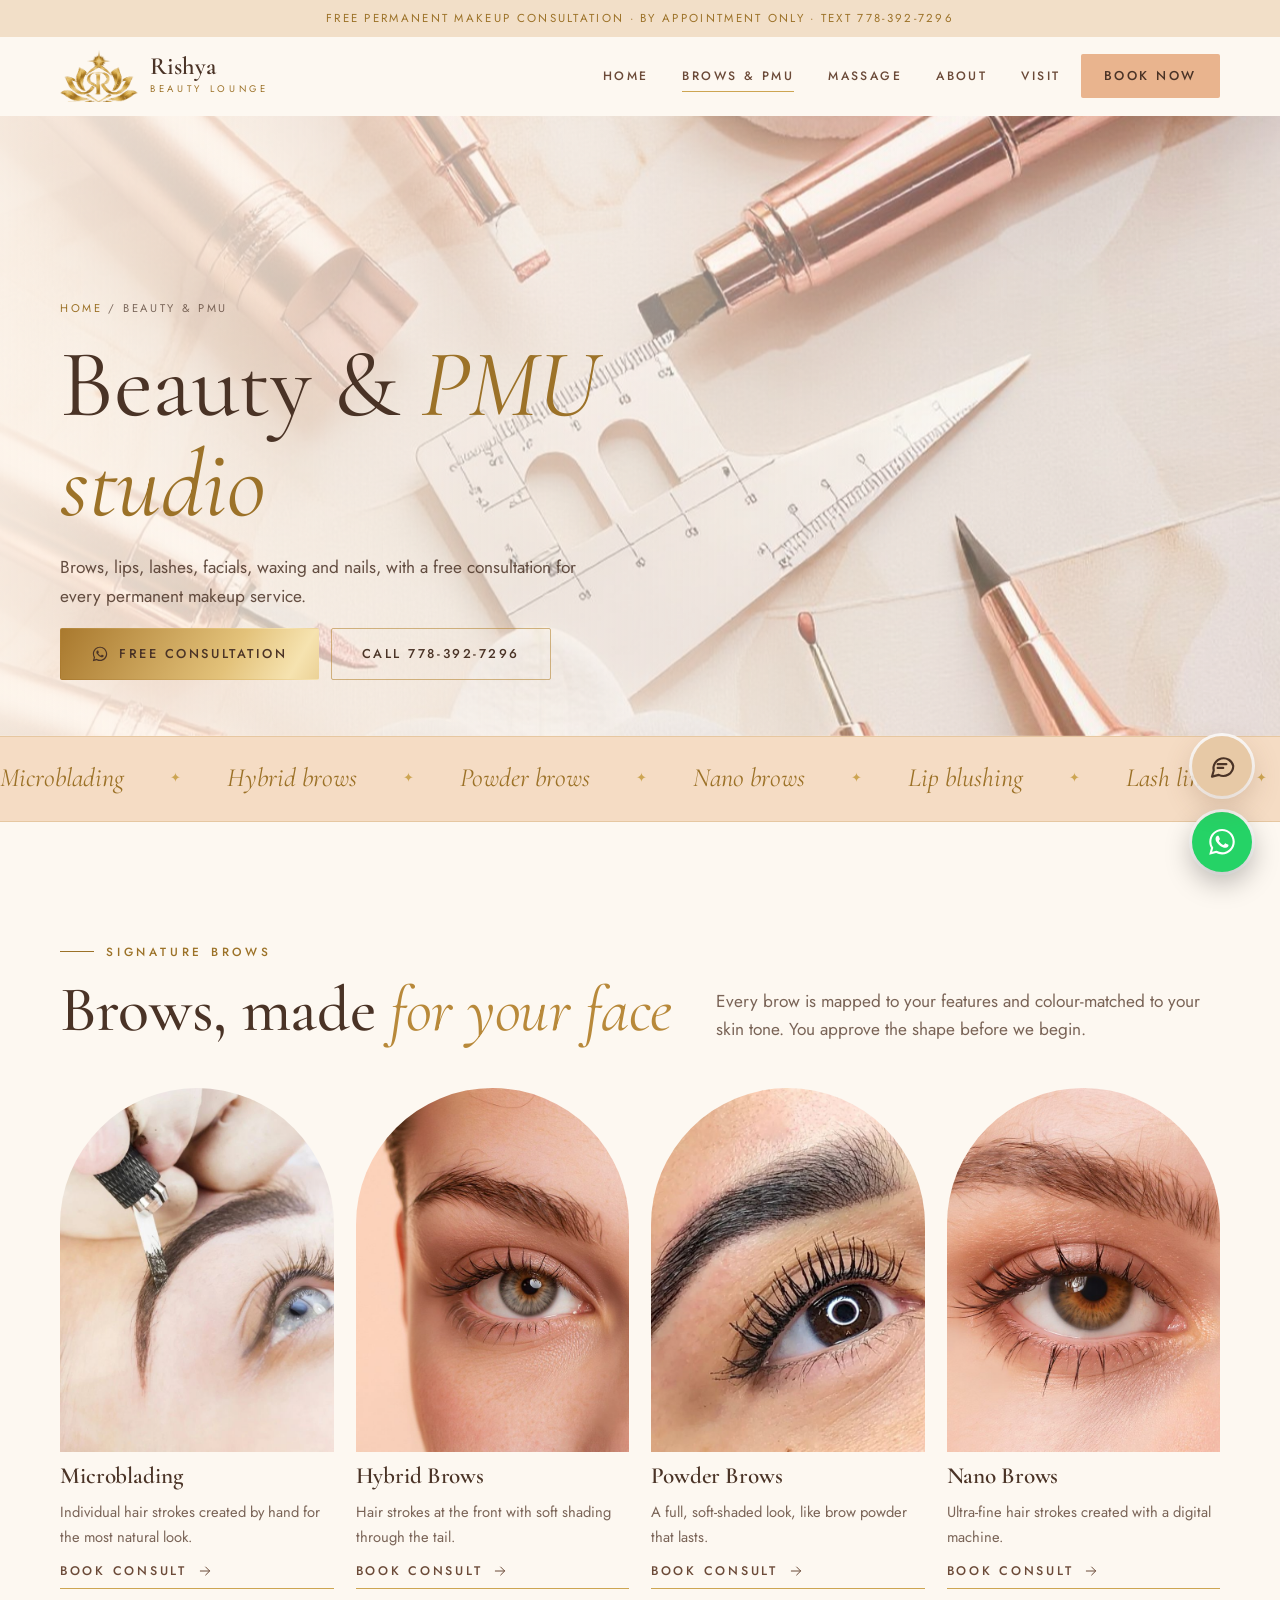
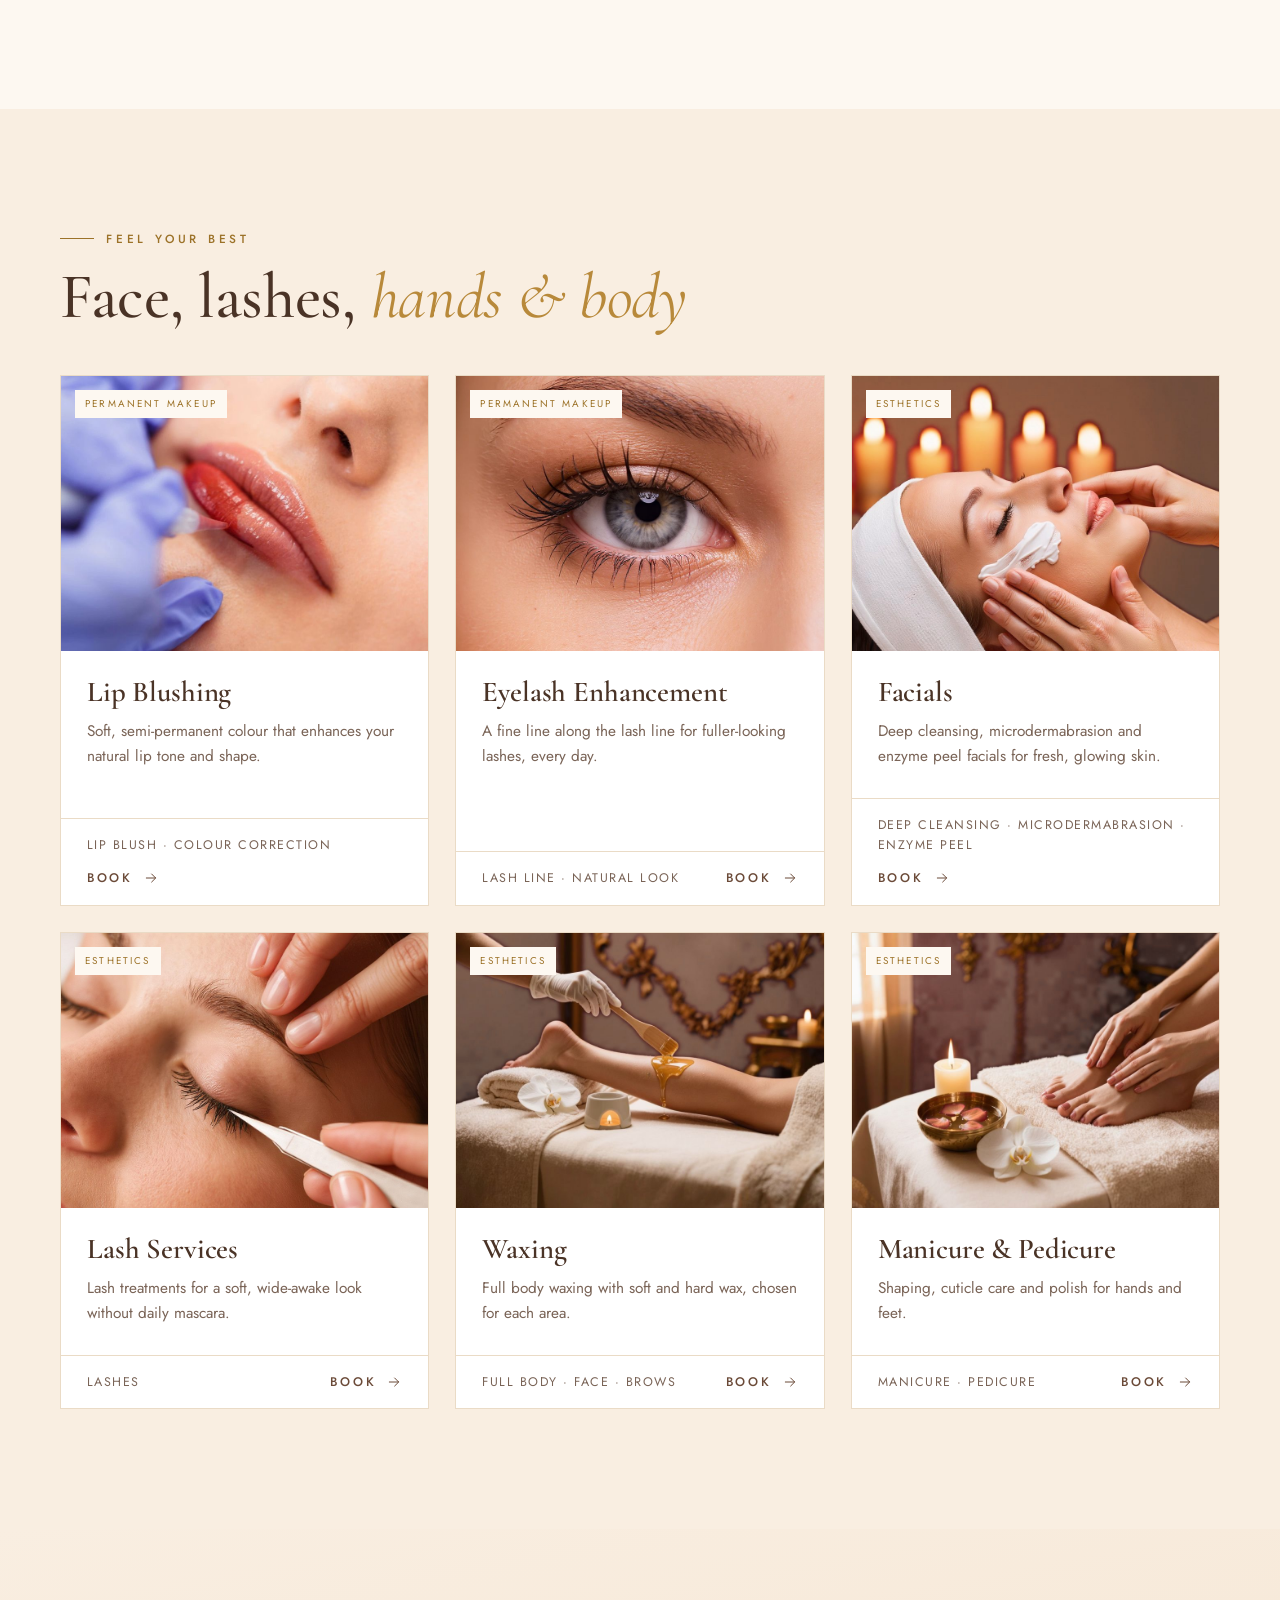
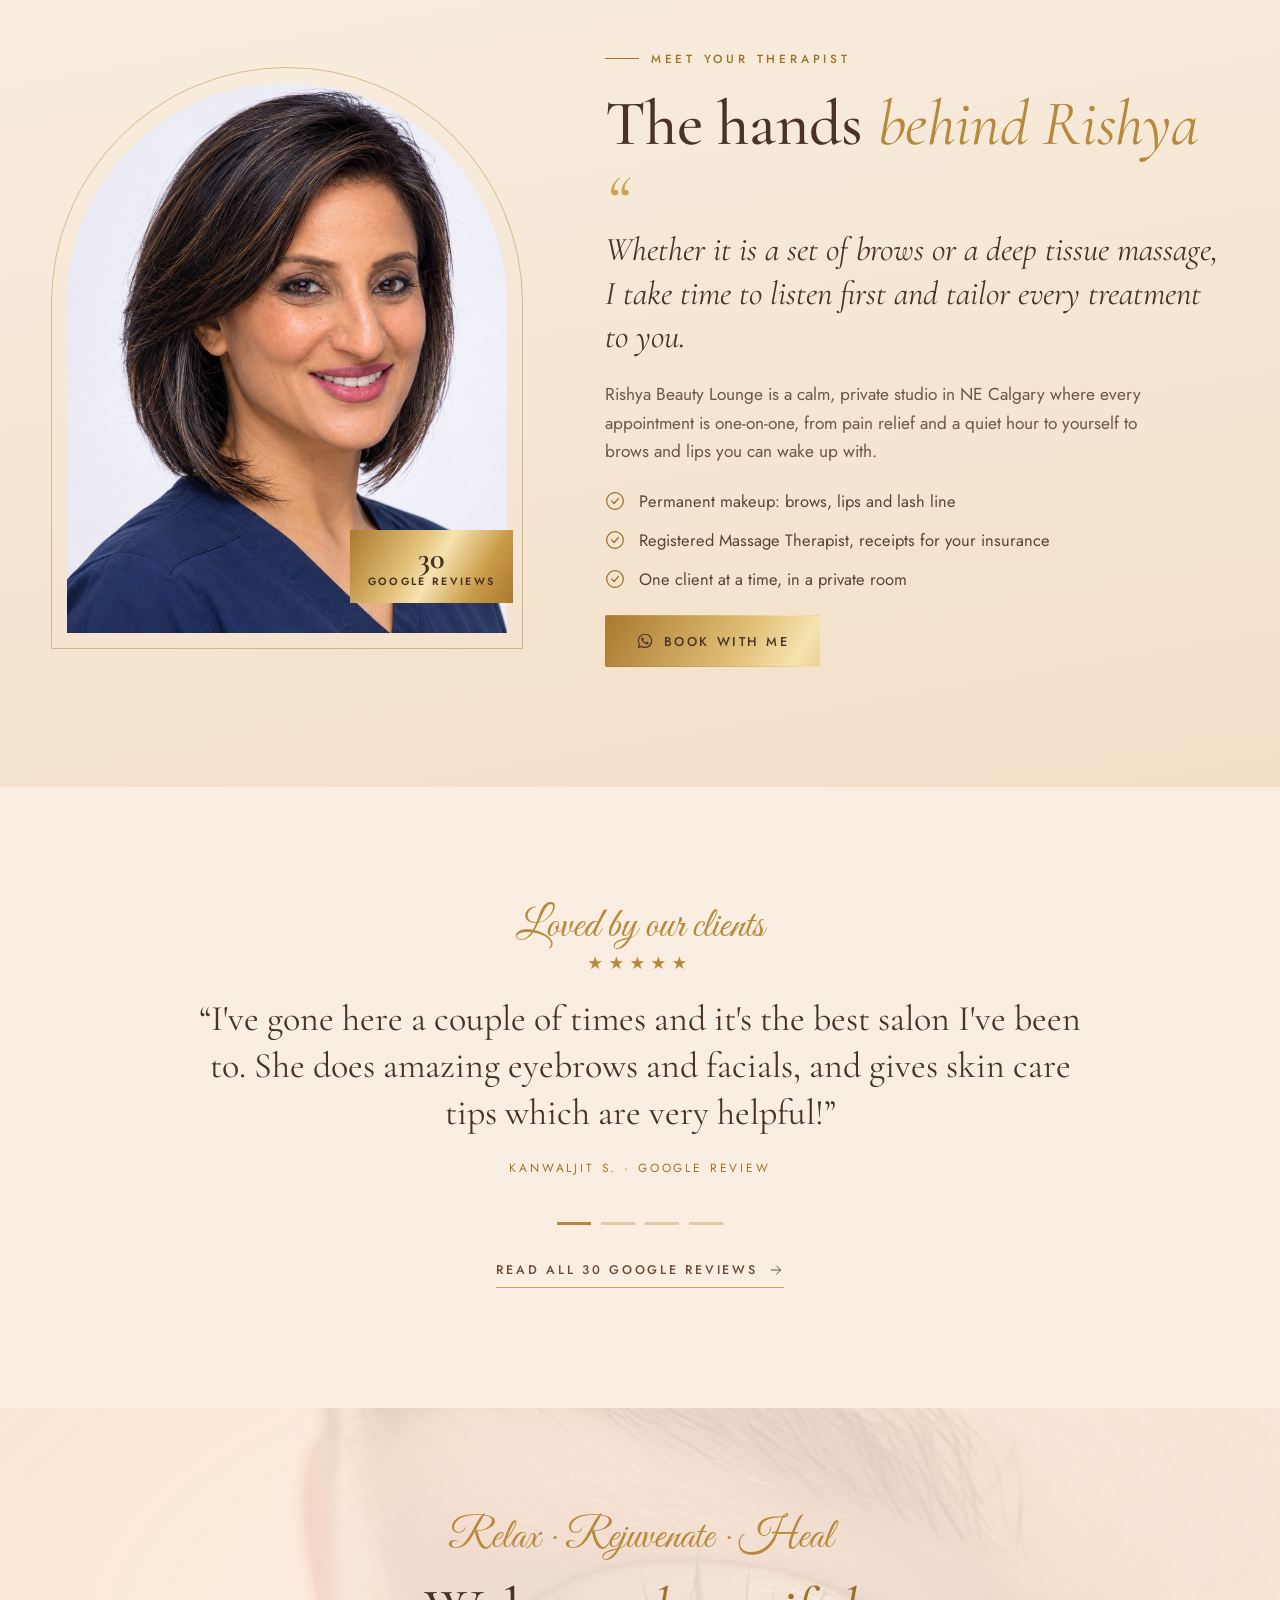
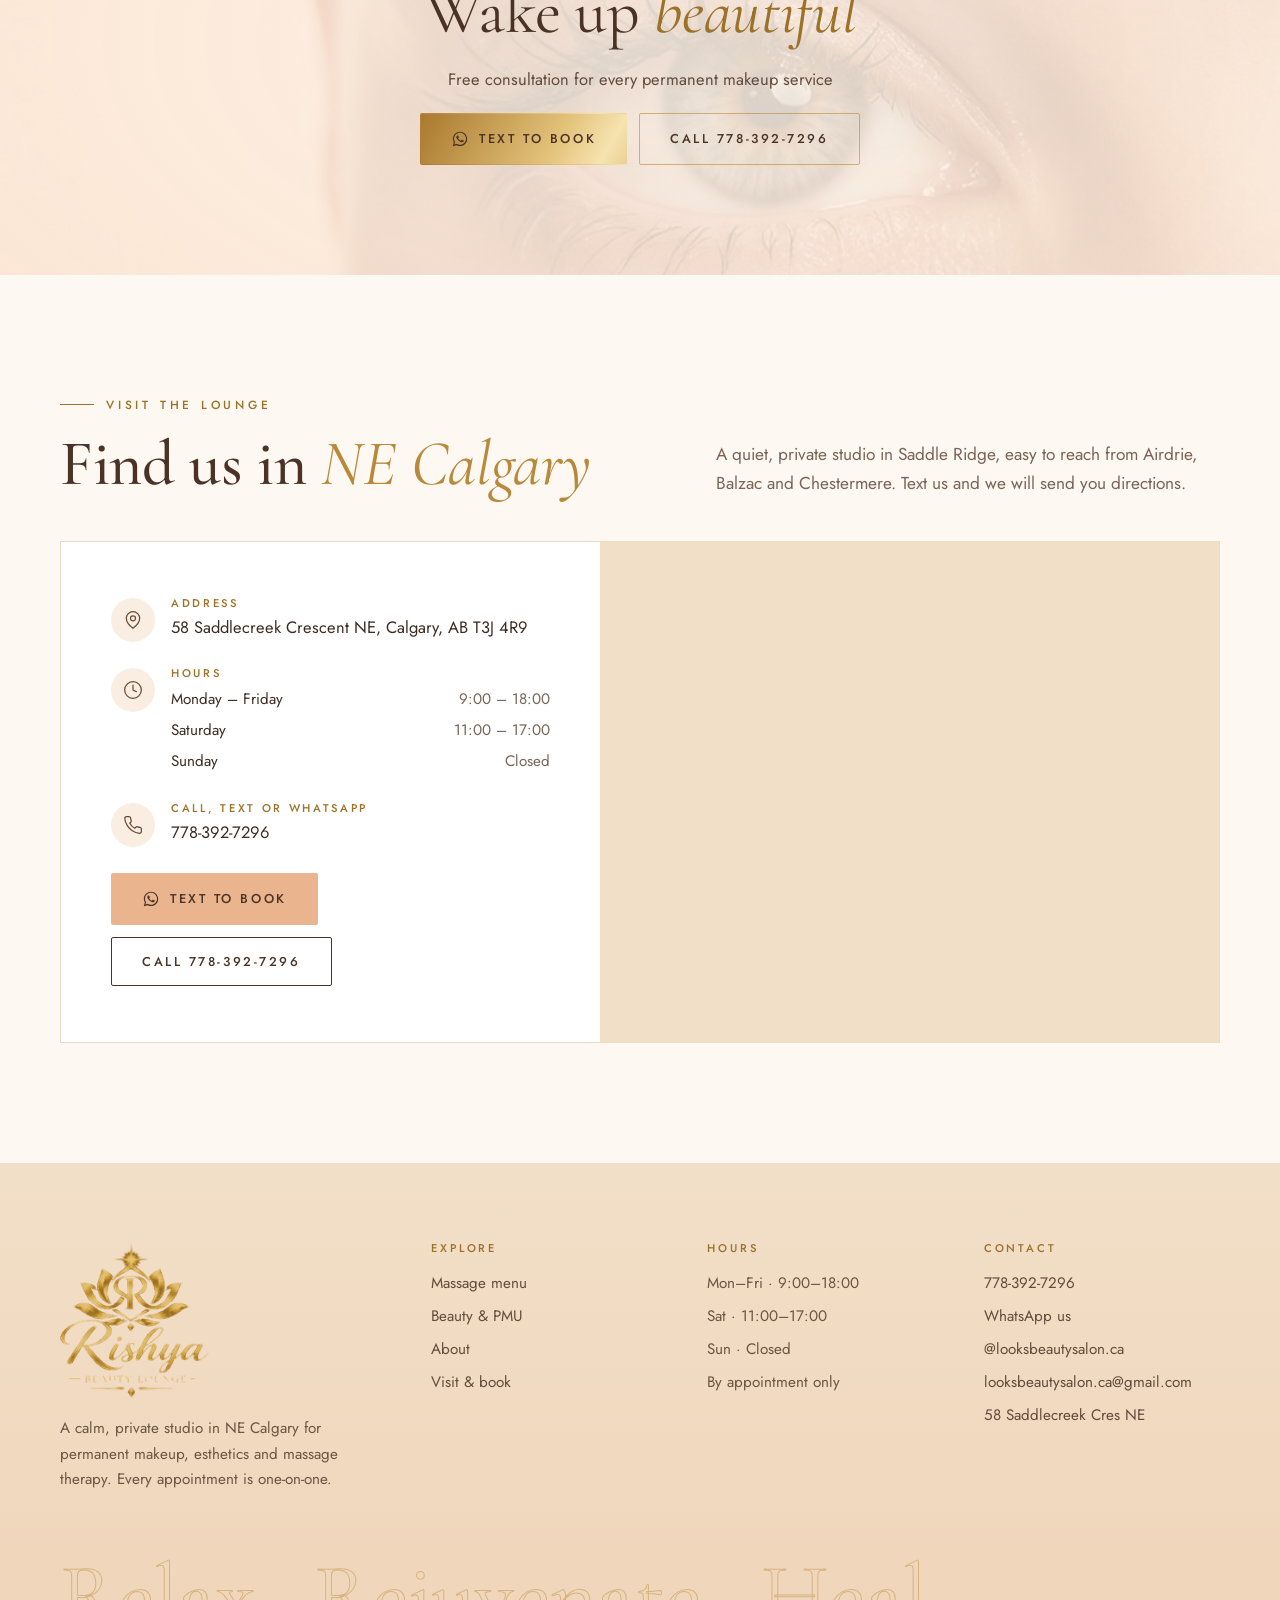
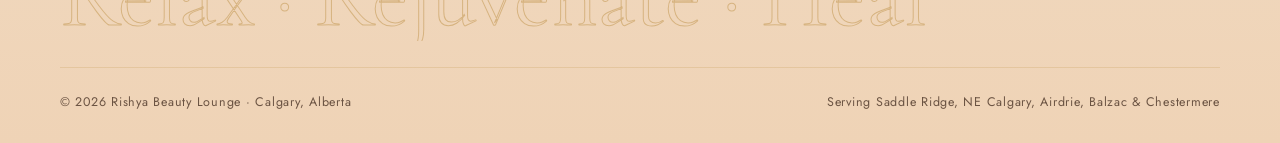
<file: beauty.html>
<!doctype html>
<html lang="en-CA" class="no-js">
<head>
<meta charset="utf-8">
<meta name="viewport" content="width=device-width, initial-scale=1">
<title>Permanent Makeup, Brows &amp; Esthetics | Rishya Beauty Lounge, NE Calgary</title>
<meta name="description" content="Microblading, hybrid, powder and nano brows, lip blushing, lash enhancement, facials, waxing and nails in NE Calgary. Free PMU consultation.">
<meta name="theme-color" content="#F9EEE1">
<link rel="icon" href="assets/img/favicon-gold.png">
<meta property="og:title" content="Permanent Makeup, Brows &amp; Esthetics | Rishya Beauty Lounge, NE Calgary">
<meta property="og:description" content="Microblading, hybrid, powder and nano brows, lip blushing, lash enhancement, facials, waxing and nails in NE Calgary. Free PMU consultation.">
<meta property="og:image" content="assets/img/v3-hero-room.jpg">
<link rel="preconnect" href="https://fonts.googleapis.com">
<link rel="preconnect" href="https://fonts.gstatic.com" crossorigin>
<link href="https://fonts.googleapis.com/css2?family=Cormorant+Garamond:ital,wght@0,400;0,500;0,600;1,400;1,500&family=Jost:wght@300;400;500;600&family=Great+Vibes&display=swap" rel="stylesheet">
<link rel="stylesheet" href="assets/site.css?v=5">
<link rel="stylesheet" href="assets/chat.css?v=5">
<script>document.documentElement.classList.remove("no-js")</script>
<script type="application/ld+json">{"@context": "https://schema.org", "@type": "HealthAndBeautyBusiness", "name": "Rishya Beauty Lounge", "alternateName": "Looks Beauty Salon", "url": "https://looksbeautysalon.ca/", "telephone": "+17783927296", "email": "looksbeautysalon.ca@gmail.com", "image": "https://looksbeautysalon.ca/assets/img/logo.png", "priceRange": "$$", "address": {"@type": "PostalAddress", "streetAddress": "58 Saddlecreek Crescent NE", "addressLocality": "Calgary", "addressRegion": "AB", "postalCode": "T3J 4R9", "addressCountry": "CA"}, "openingHoursSpecification": [{"@type": "OpeningHoursSpecification", "dayOfWeek": ["Monday", "Tuesday", "Wednesday", "Thursday", "Friday"], "opens": "09:00", "closes": "18:00"}, {"@type": "OpeningHoursSpecification", "dayOfWeek": "Saturday", "opens": "11:00", "closes": "17:00"}], "areaServed": ["Calgary", "Airdrie", "Balzac", "Chestermere"], "sameAs": ["https://www.instagram.com/looksbeautysalon.ca/"]}</script>
</head>
<body>
<a class="skip" href="#main">Skip to content</a>
<div class="topbar">Free permanent makeup consultation <span class="hide-sm">· By appointment only</span> · Text <a href="https://wa.me/17783927296?text=Hi%21%20I%27d%20like%20to%20book%20an%20appointment." target="_blank" rel="noopener">778-392-7296</a></div>
<header class="hdr">
  <div class="wrap">
    <a class="brand" href="index.html" aria-label="Rishya Beauty Lounge home"><img src="assets/img/logo-emblem.png" alt="" height="52"><span><b>Rishya</b><small>Beauty Lounge</small></span></a>
    <nav class="nav" aria-label="Main"><a href="index.html">Home</a><a href="beauty.html" aria-current="page">Brows & PMU</a><a href="massage.html">Massage</a><a href="index.html#therapist">About</a><a href="contact.html">Visit</a></nav>
    <a class="btn btn-plum" href="https://wa.me/17783927296?text=Hi%21%20I%27d%20like%20to%20book%20an%20appointment." target="_blank" rel="noopener">Book now</a>
    <button class="menu-btn" aria-label="Open menu" aria-expanded="false" aria-controls="drawer"><svg viewBox="0 0 24 24" fill="none" stroke="currentColor" stroke-width="1.5" stroke-linecap="round" aria-hidden="true"><path d="M4 8h16M4 16h10"/></svg></button>
  </div>
</header>
<div class="drawer" id="drawer" aria-hidden="true">
  <div class="drawer-top"><img src="assets/img/logo-gold.png" alt="Rishya Beauty Lounge"><button class="drawer-x" aria-label="Close menu">&times;</button></div>
  <nav aria-label="Mobile"><a href="index.html"><span>01</span>Home</a><a href="beauty.html"><span>02</span>Brows & PMU</a><a href="massage.html"><span>03</span>Massage</a><a href="index.html#therapist"><span>04</span>About</a><a href="contact.html"><span>05</span>Visit</a></nav>
  <div class="actions"><a class="btn btn-gold" href="https://wa.me/17783927296?text=Hi%21%20I%27d%20like%20to%20book%20an%20appointment." target="_blank" rel="noopener"><svg viewBox="0 0 32 32" aria-hidden="true"><path fill="currentColor" d="M16.04 3C9.02 3 3.3 8.7 3.3 15.72c0 2.24.59 4.43 1.7 6.36L3.2 28.8l6.9-1.8a12.7 12.7 0 0 0 5.93 1.5h.01c7.02 0 12.74-5.7 12.74-12.72C28.78 8.7 23.06 3 16.04 3Zm0 23.35h-.01a10.6 10.6 0 0 1-5.4-1.48l-.39-.23-4.1 1.07 1.1-3.99-.25-.41a10.57 10.57 0 0 1-1.620-5.64c0-5.84 4.76-10.6 10.68-10.6 5.84 0 10.6 4.76 10.6 10.6 0 5.850-4.76 10.68-10.6 10.68Zm5.82-7.93c-.32-.16-1.89-.93-2.18-1.04-.29-.11-.5-.16-.72.16-.21.32-.82 1.04-1 1.25-.19.21-.37.24-.69.08-.32-.16-1.35-.5-2.57-1.59-.95-.85-1.59-1.9-1.78-2.22-.19-.32-.02-.49.14-.65.14-.14.32-.37.48-.56.16-.19.21-.32.32-.53.11-.21.05-.4-.03-.56-.08-.16-.72-1.73-.98-2.37-.26-.62-.52-.54-.72-.55h-.61c-.21 0-.56.08-.85.4-.29.32-1.120 1.09-1.12 2.66 0 1.57 1.14 3.08 1.3 3.3.16.21 2.25 3.43 5.45 4.81.76.33 1.36.53 1.82.67.77.24 1.46.21 2.01.13.61-.09 1.89-.77 2.16-1.52.27-.75.27-1.39.19-1.52-.08-.13-.29-.21-.61-.37Z"/></svg> Text to book</a><a class="btn btn-ghost" href="tel:+17783927296"><svg viewBox="0 0 24 24" fill="none" stroke="currentColor" stroke-width="1.5" stroke-linecap="round" stroke-linejoin="round" aria-hidden="true"><path d="M22 16.92v3a2 2 0 0 1-2.18 2 19.79 19.79 0 0 1-8.63-3.07 19.5 19.5 0 0 1-6-6 19.79 19.79 0 0 1-3.07-8.67A2 2 0 0 1 4.11 2h3a2 2 0 0 1 2 1.72c.13.96.36 1.9.7 2.81a2 2 0 0 1-.45 2.11L8.09 9.91a16 16 0 0 0 6 6l1.27-1.27a2 2 0 0 1 2.11-.45c.91.34 1.85.57 2.81.7A2 2 0 0 1 22 16.92z"/></svg> Call</a></div>
</div>
<main id="main">
<section class="phero">
  <div class="hero-bg"><img src="assets/img/v3-pmu-tools.jpg" alt="Permanent makeup tools in rose gold" fetchpriority="high"></div>
  <div class="wrap"><div class="hero-copy" style="max-width:640px;display:grid">
    <span class="crumbs rise"><a href="index.html">Home</a> / Beauty &amp; PMU</span>
    <h1 class="rise d1">Beauty &amp; <em>PMU studio</em></h1>
    <p class="lead rise d2">Brows, lips, lashes, facials, waxing and nails, with a free consultation for every permanent makeup service.</p>
    <div class="actions rise d3"><a class="btn btn-gold" href="https://wa.me/17783927296?text=Hi%21%20I%20would%20like%20to%20book%20a%20free%20permanent%20makeup%20consultation." target="_blank" rel="noopener"><svg viewBox="0 0 32 32" aria-hidden="true"><path fill="currentColor" d="M16.04 3C9.02 3 3.3 8.7 3.3 15.72c0 2.24.59 4.43 1.7 6.36L3.2 28.8l6.9-1.8a12.7 12.7 0 0 0 5.93 1.5h.01c7.02 0 12.74-5.7 12.74-12.72C28.78 8.7 23.06 3 16.04 3Zm0 23.35h-.01a10.6 10.6 0 0 1-5.4-1.48l-.39-.23-4.1 1.07 1.1-3.99-.25-.41a10.57 10.57 0 0 1-1.620-5.64c0-5.84 4.76-10.6 10.68-10.6 5.84 0 10.6 4.76 10.6 10.6 0 5.850-4.76 10.68-10.6 10.68Zm5.82-7.93c-.32-.16-1.89-.93-2.18-1.04-.29-.11-.5-.16-.72.16-.21.32-.82 1.04-1 1.25-.19.21-.37.24-.69.08-.32-.16-1.35-.5-2.57-1.59-.95-.85-1.59-1.9-1.78-2.22-.19-.32-.02-.49.14-.65.14-.14.32-.37.48-.56.16-.19.21-.32.32-.53.11-.21.05-.4-.03-.56-.08-.16-.72-1.73-.98-2.37-.26-.62-.52-.54-.72-.55h-.61c-.21 0-.56.08-.85.4-.29.32-1.120 1.09-1.12 2.66 0 1.57 1.14 3.08 1.3 3.3.16.21 2.25 3.43 5.45 4.81.76.33 1.36.53 1.82.67.77.24 1.46.21 2.01.13.61-.09 1.89-.77 2.16-1.52.27-.75.27-1.39.19-1.52-.08-.13-.29-.21-.61-.37Z"/></svg> Free consultation</a><a class="btn btn-ghost" href="tel:+17783927296">Call 778-392-7296</a></div>
  </div></div>
</section>
<div class="marquee" aria-hidden="true"><div class="marquee-track"><span>Microblading</span><span>Hybrid brows</span><span>Powder brows</span><span>Nano brows</span><span>Lip blushing</span><span>Lash line</span><span>Facials</span><span>Waxing</span><span>Microblading</span><span>Hybrid brows</span><span>Powder brows</span><span>Nano brows</span><span>Lip blushing</span><span>Lash line</span><span>Facials</span><span>Waxing</span></div></div>
<section id="brows">
  <div class="wrap">
    <div class="sec-head split rv-in"><div style="display:grid;gap:16px"><span class="kicker">Signature brows</span><h2>Brows, made <em>for your face</em></h2></div><p class="lead">Every brow is mapped to your features and colour-matched to your skin tone. You approve the shape before we begin.</p></div>
    <div class="brows"><div class="brow rv-in"><div class="img"><img src="assets/img/micro.jpg" alt="Microblading" loading="lazy"></div><h3>Microblading</h3><p>Individual hair strokes created by hand for the most natural look.</p><a class="link" href="https://wa.me/17783927296?text=Hi%21%20I%20would%20like%20a%20free%20consultation%20for%20Microblading." target="_blank" rel="noopener">Book consult <svg viewBox="0 0 24 24" fill="none" stroke="currentColor" stroke-width="1.5" stroke-linecap="round" stroke-linejoin="round" aria-hidden="true"><path d="M5 12h14M13 6l6 6-6 6"/></svg></a></div><div class="brow rv-in"><div class="img"><img src="assets/img/v3-hybrid-brows.jpg" alt="Hybrid Brows" loading="lazy"></div><h3>Hybrid Brows</h3><p>Hair strokes at the front with soft shading through the tail.</p><a class="link" href="https://wa.me/17783927296?text=Hi%21%20I%20would%20like%20a%20free%20consultation%20for%20Hybrid%20Brows." target="_blank" rel="noopener">Book consult <svg viewBox="0 0 24 24" fill="none" stroke="currentColor" stroke-width="1.5" stroke-linecap="round" stroke-linejoin="round" aria-hidden="true"><path d="M5 12h14M13 6l6 6-6 6"/></svg></a></div><div class="brow rv-in"><div class="img"><img src="assets/img/powder.jpg" alt="Powder Brows" loading="lazy"></div><h3>Powder Brows</h3><p>A full, soft-shaded look, like brow powder that lasts.</p><a class="link" href="https://wa.me/17783927296?text=Hi%21%20I%20would%20like%20a%20free%20consultation%20for%20Powder%20Brows." target="_blank" rel="noopener">Book consult <svg viewBox="0 0 24 24" fill="none" stroke="currentColor" stroke-width="1.5" stroke-linecap="round" stroke-linejoin="round" aria-hidden="true"><path d="M5 12h14M13 6l6 6-6 6"/></svg></a></div><div class="brow rv-in"><div class="img"><img src="assets/img/v3-nano-brows.jpg" alt="Nano Brows" loading="lazy"></div><h3>Nano Brows</h3><p>Ultra-fine hair strokes created with a digital machine.</p><a class="link" href="https://wa.me/17783927296?text=Hi%21%20I%20would%20like%20a%20free%20consultation%20for%20Nano%20Brows." target="_blank" rel="noopener">Book consult <svg viewBox="0 0 24 24" fill="none" stroke="currentColor" stroke-width="1.5" stroke-linecap="round" stroke-linejoin="round" aria-hidden="true"><path d="M5 12h14M13 6l6 6-6 6"/></svg></a></div></div>
  </div>
</section>
<section style="background:var(--peach-100)">
  <div class="wrap">
    <div class="sec-head rv-in"><span class="kicker">Feel your best</span><h2>Face, lashes, <em>hands &amp; body</em></h2></div>
    <div class="cards"><article class="card rv-in"><div class="img"><img src="assets/img/lip.jpg" alt="Lip Blushing" loading="lazy"><span class="tag">Permanent makeup</span></div><div class="body"><h3>Lip Blushing</h3><p>Soft, semi-permanent colour that enhances your natural lip tone and shape.</p></div><div class="foot"><span style="font-size:.78rem;letter-spacing:.12em;text-transform:uppercase;color:var(--muted)">Lip blush · Colour correction</span><a class="link" href="https://wa.me/17783927296?text=Hi%21%20I%20would%20like%20to%20book%20Lip%20Blushing." target="_blank" rel="noopener">Book <svg viewBox="0 0 24 24" fill="none" stroke="currentColor" stroke-width="1.5" stroke-linecap="round" stroke-linejoin="round" aria-hidden="true"><path d="M5 12h14M13 6l6 6-6 6"/></svg></a></div></article><article class="card rv-in"><div class="img"><img src="assets/img/v3-lash-line.jpg" alt="Eyelash Enhancement" loading="lazy"><span class="tag">Permanent makeup</span></div><div class="body"><h3>Eyelash Enhancement</h3><p>A fine line along the lash line for fuller-looking lashes, every day.</p></div><div class="foot"><span style="font-size:.78rem;letter-spacing:.12em;text-transform:uppercase;color:var(--muted)">Lash line · Natural look</span><a class="link" href="https://wa.me/17783927296?text=Hi%21%20I%20would%20like%20to%20book%20Eyelash%20Enhancement." target="_blank" rel="noopener">Book <svg viewBox="0 0 24 24" fill="none" stroke="currentColor" stroke-width="1.5" stroke-linecap="round" stroke-linejoin="round" aria-hidden="true"><path d="M5 12h14M13 6l6 6-6 6"/></svg></a></div></article><article class="card rv-in"><div class="img"><img src="assets/img/v3-facial.jpg" alt="Facials" loading="lazy"><span class="tag">Esthetics</span></div><div class="body"><h3>Facials</h3><p>Deep cleansing, microdermabrasion and enzyme peel facials for fresh, glowing skin.</p></div><div class="foot"><span style="font-size:.78rem;letter-spacing:.12em;text-transform:uppercase;color:var(--muted)">Deep cleansing · Microdermabrasion · Enzyme peel</span><a class="link" href="https://wa.me/17783927296?text=Hi%21%20I%20would%20like%20to%20book%20Facials." target="_blank" rel="noopener">Book <svg viewBox="0 0 24 24" fill="none" stroke="currentColor" stroke-width="1.5" stroke-linecap="round" stroke-linejoin="round" aria-hidden="true"><path d="M5 12h14M13 6l6 6-6 6"/></svg></a></div></article><article class="card rv-in"><div class="img"><img src="assets/img/m-lash.jpg" alt="Lash Services" loading="lazy"><span class="tag">Esthetics</span></div><div class="body"><h3>Lash Services</h3><p>Lash treatments for a soft, wide-awake look without daily mascara.</p></div><div class="foot"><span style="font-size:.78rem;letter-spacing:.12em;text-transform:uppercase;color:var(--muted)">Lashes</span><a class="link" href="https://wa.me/17783927296?text=Hi%21%20I%20would%20like%20to%20book%20Lash%20Services." target="_blank" rel="noopener">Book <svg viewBox="0 0 24 24" fill="none" stroke="currentColor" stroke-width="1.5" stroke-linecap="round" stroke-linejoin="round" aria-hidden="true"><path d="M5 12h14M13 6l6 6-6 6"/></svg></a></div></article><article class="card rv-in"><div class="img"><img src="assets/img/ai-wax.jpg" alt="Waxing" loading="lazy"><span class="tag">Esthetics</span></div><div class="body"><h3>Waxing</h3><p>Full body waxing with soft and hard wax, chosen for each area.</p></div><div class="foot"><span style="font-size:.78rem;letter-spacing:.12em;text-transform:uppercase;color:var(--muted)">Full body · Face · Brows</span><a class="link" href="https://wa.me/17783927296?text=Hi%21%20I%20would%20like%20to%20book%20Waxing." target="_blank" rel="noopener">Book <svg viewBox="0 0 24 24" fill="none" stroke="currentColor" stroke-width="1.5" stroke-linecap="round" stroke-linejoin="round" aria-hidden="true"><path d="M5 12h14M13 6l6 6-6 6"/></svg></a></div></article><article class="card rv-in"><div class="img"><img src="assets/img/ai-mani-pedi.jpg" alt="Manicure &amp; Pedicure" loading="lazy"><span class="tag">Esthetics</span></div><div class="body"><h3>Manicure &amp; Pedicure</h3><p>Shaping, cuticle care and polish for hands and feet.</p></div><div class="foot"><span style="font-size:.78rem;letter-spacing:.12em;text-transform:uppercase;color:var(--muted)">Manicure · Pedicure</span><a class="link" href="https://wa.me/17783927296?text=Hi%21%20I%20would%20like%20to%20book%20Manicure%20%26%20Pedicure." target="_blank" rel="noopener">Book <svg viewBox="0 0 24 24" fill="none" stroke="currentColor" stroke-width="1.5" stroke-linecap="round" stroke-linejoin="round" aria-hidden="true"><path d="M5 12h14M13 6l6 6-6 6"/></svg></a></div></article></div>
  </div>
</section>
<section class="dark meet" id="therapist">
  <div class="wrap meet-grid">
    <div class="arch rv-in"><img src="assets/img/therapist-portrait.jpg" alt="Your therapist at Rishya Beauty Lounge" loading="lazy"><div class="badge"><b>30</b>Google reviews</div></div>
    <div class="meet-copy rv-in">
      <span class="kicker">Meet your therapist</span>
      <h2>The hands <em>behind Rishya</em></h2>
      <p class="quote">Whether it is a set of brows or a deep tissue massage, I take time to listen first and tailor every treatment to you.</p>
      <p class="lead">Rishya Beauty Lounge is a calm, private studio in NE Calgary where every appointment is one-on-one, from pain relief and a quiet hour to yourself to brows and lips you can wake up with.</p>
      <ul class="checks"><li><svg viewBox="0 0 24 24" fill="none" stroke="currentColor" stroke-width="1.5" stroke-linecap="round" stroke-linejoin="round" aria-hidden="true"><circle cx="12" cy="12" r="10"/><path d="m8 12 3 3 5-6"/></svg>Permanent makeup: brows, lips and lash line</li><li><svg viewBox="0 0 24 24" fill="none" stroke="currentColor" stroke-width="1.5" stroke-linecap="round" stroke-linejoin="round" aria-hidden="true"><circle cx="12" cy="12" r="10"/><path d="m8 12 3 3 5-6"/></svg>Registered Massage Therapist, receipts for your insurance</li><li><svg viewBox="0 0 24 24" fill="none" stroke="currentColor" stroke-width="1.5" stroke-linecap="round" stroke-linejoin="round" aria-hidden="true"><circle cx="12" cy="12" r="10"/><path d="m8 12 3 3 5-6"/></svg>One client at a time, in a private room</li></ul>
      <div class="actions"><a class="btn btn-gold" href="https://wa.me/17783927296?text=Hi%21%20I%27d%20like%20to%20book%20an%20appointment." target="_blank" rel="noopener"><svg viewBox="0 0 32 32" aria-hidden="true"><path fill="currentColor" d="M16.04 3C9.02 3 3.3 8.7 3.3 15.72c0 2.24.59 4.43 1.7 6.36L3.2 28.8l6.9-1.8a12.7 12.7 0 0 0 5.93 1.5h.01c7.02 0 12.74-5.7 12.74-12.72C28.78 8.7 23.06 3 16.04 3Zm0 23.35h-.01a10.6 10.6 0 0 1-5.4-1.48l-.39-.23-4.1 1.07 1.1-3.99-.25-.41a10.57 10.57 0 0 1-1.620-5.64c0-5.84 4.76-10.6 10.68-10.6 5.84 0 10.6 4.76 10.6 10.6 0 5.850-4.76 10.68-10.6 10.68Zm5.82-7.93c-.32-.16-1.89-.93-2.18-1.04-.29-.11-.5-.16-.72.16-.21.32-.82 1.04-1 1.25-.19.21-.37.24-.69.08-.32-.16-1.35-.5-2.57-1.59-.95-.85-1.59-1.9-1.78-2.22-.19-.32-.02-.49.14-.65.14-.14.32-.37.48-.56.16-.19.21-.32.32-.53.11-.21.05-.4-.03-.56-.08-.16-.72-1.73-.98-2.37-.26-.62-.52-.54-.72-.55h-.61c-.21 0-.56.08-.85.4-.29.32-1.120 1.09-1.12 2.66 0 1.57 1.14 3.08 1.3 3.3.16.21 2.25 3.43 5.45 4.81.76.33 1.36.53 1.82.67.77.24 1.46.21 2.01.13.61-.09 1.89-.77 2.16-1.52.27-.75.27-1.39.19-1.52-.08-.13-.29-.21-.61-.37Z"/></svg> Book with me</a></div>
    </div>
  </div>
</section>
<section class="reviews" aria-label="Client reviews">
  <div class="wrap"><div class="rv rv-in">
    <span class="script">Loved by our clients</span>
    <div class="rv-stars" aria-label="5 stars">★★★★★</div>
    <div class="rv-slides"><div class="rv-slide on"><blockquote>“I&#x27;ve gone here a couple of times and it&#x27;s the best salon I&#x27;ve been to. She does amazing eyebrows and facials, and gives skin care tips which are very helpful!”</blockquote><cite>Kanwaljit S. · Google review</cite></div><div class="rv-slide"><blockquote>“It was very calming and peaceful. Pedicure and manicure were really done well. Facial was very relaxing and the results were really good.”</blockquote><cite>Swas S. · Google review</cite></div><div class="rv-slide"><blockquote>“She is very kind, nice and a professional person. I really love her treatment ❤️”</blockquote><cite>Kiran K. · Google review</cite></div><div class="rv-slide"><blockquote>“I visited this place for the first time and like the environment, and the way of work is very good. Great work!”</blockquote><cite>Amandeep K. · Google review</cite></div></div>
    <div class="rv-dots"><button aria-label="Review 1" class="on"></button><button aria-label="Review 2"></button><button aria-label="Review 3"></button><button aria-label="Review 4"></button></div>
    <a class="link" href="https://www.google.com/maps/search/?api=1&query=Looks+Beauty+Salon+58+Saddlecreek+Crescent+NE+Calgary" target="_blank" rel="noopener">Read all 30 Google reviews <svg viewBox="0 0 24 24" fill="none" stroke="currentColor" stroke-width="1.5" stroke-linecap="round" stroke-linejoin="round" aria-hidden="true"><path d="M5 12h14M13 6l6 6-6 6"/></svg></a>
  </div></div>
</section>
<section class="cta">
  <div class="hero-bg"><img src="assets/img/v3-hybrid-brows.jpg" alt="" loading="lazy"></div>
  <div class="wrap rv-in">
    <span class="script">Relax · Rejuvenate · Heal</span>
    <h2>Wake up <em>beautiful</em></h2>
    <p>Free consultation for every permanent makeup service</p>
    <div class="actions" style="justify-content:center"><a class="btn btn-gold" href="https://wa.me/17783927296?text=Hi%21%20I%27d%20like%20to%20book%20an%20appointment." target="_blank" rel="noopener"><svg viewBox="0 0 32 32" aria-hidden="true"><path fill="currentColor" d="M16.04 3C9.02 3 3.3 8.7 3.3 15.72c0 2.24.59 4.43 1.7 6.36L3.2 28.8l6.9-1.8a12.7 12.7 0 0 0 5.93 1.5h.01c7.02 0 12.74-5.7 12.74-12.72C28.78 8.7 23.06 3 16.04 3Zm0 23.35h-.01a10.6 10.6 0 0 1-5.4-1.48l-.39-.23-4.1 1.07 1.1-3.99-.25-.41a10.57 10.57 0 0 1-1.620-5.64c0-5.84 4.76-10.6 10.68-10.6 5.84 0 10.6 4.76 10.6 10.6 0 5.850-4.76 10.68-10.6 10.68Zm5.82-7.93c-.32-.16-1.89-.93-2.18-1.04-.29-.11-.5-.16-.72.16-.21.32-.82 1.04-1 1.25-.19.21-.37.24-.69.08-.32-.16-1.35-.5-2.57-1.59-.95-.85-1.59-1.9-1.78-2.22-.19-.32-.02-.49.14-.65.14-.14.32-.37.48-.56.16-.19.21-.32.32-.53.11-.21.05-.4-.03-.56-.08-.16-.72-1.73-.98-2.37-.26-.62-.52-.54-.72-.55h-.61c-.21 0-.56.08-.85.4-.29.32-1.120 1.09-1.12 2.66 0 1.57 1.14 3.08 1.3 3.3.16.21 2.25 3.43 5.45 4.81.76.33 1.36.53 1.82.67.77.24 1.46.21 2.01.13.61-.09 1.89-.77 2.16-1.52.27-.75.27-1.39.19-1.52-.08-.13-.29-.21-.61-.37Z"/></svg> Text to book</a><a class="btn btn-ghost" href="tel:+17783927296">Call 778-392-7296</a></div>
  </div>
</section>
<section id="visit">
  <div class="wrap">
    <div class="sec-head split rv-in"><div style="display:grid;gap:16px"><span class="kicker">Visit the lounge</span><h2>Find us in <em>NE Calgary</em></h2></div><p class="lead">A quiet, private studio in Saddle Ridge, easy to reach from Airdrie, Balzac and Chestermere. Text us and we will send you directions.</p></div>
    <div class="visit-grid rv-in">
      <div class="visit-info">
        <div class="info-row"><span class="ic"><svg viewBox="0 0 24 24" fill="none" stroke="currentColor" stroke-width="1.5" stroke-linecap="round" stroke-linejoin="round" aria-hidden="true"><path d="M20 10c0 6-8 12-8 12s-8-6-8-12a8 8 0 0 1 16 0Z"/><circle cx="12" cy="10" r="3"/></svg></span><div><h4>Address</h4><a href="https://www.google.com/maps/search/?api=1&query=58+Saddlecreek+Crescent+NE+Calgary+AB+T3J+4R9" target="_blank" rel="noopener">58 Saddlecreek Crescent NE, Calgary, AB T3J 4R9</a></div></div>
        <div class="info-row"><span class="ic"><svg viewBox="0 0 24 24" fill="none" stroke="currentColor" stroke-width="1.5" stroke-linecap="round" stroke-linejoin="round" aria-hidden="true"><circle cx="12" cy="12" r="10"/><path d="M12 6v6l4 2"/></svg></span><div style="width:100%"><h4>Hours</h4><table class="hours"><tr><td>Monday – Friday</td><td>9:00 – 18:00</td></tr><tr><td>Saturday</td><td>11:00 – 17:00</td></tr><tr><td>Sunday</td><td>Closed</td></tr></table></div></div>
        <div class="info-row"><span class="ic"><svg viewBox="0 0 24 24" fill="none" stroke="currentColor" stroke-width="1.5" stroke-linecap="round" stroke-linejoin="round" aria-hidden="true"><path d="M22 16.92v3a2 2 0 0 1-2.18 2 19.79 19.79 0 0 1-8.63-3.07 19.5 19.5 0 0 1-6-6 19.79 19.79 0 0 1-3.07-8.67A2 2 0 0 1 4.11 2h3a2 2 0 0 1 2 1.72c.13.96.36 1.9.7 2.81a2 2 0 0 1-.45 2.11L8.09 9.91a16 16 0 0 0 6 6l1.27-1.27a2 2 0 0 1 2.11-.45c.91.34 1.85.57 2.81.7A2 2 0 0 1 22 16.92z"/></svg></span><div><h4>Call, text or WhatsApp</h4><a href="tel:+17783927296">778-392-7296</a></div></div>
        <div class="actions"><a class="btn btn-plum" href="https://wa.me/17783927296?text=Hi%21%20I%27d%20like%20to%20book%20an%20appointment." target="_blank" rel="noopener"><svg viewBox="0 0 32 32" aria-hidden="true"><path fill="currentColor" d="M16.04 3C9.02 3 3.3 8.7 3.3 15.72c0 2.24.59 4.43 1.7 6.36L3.2 28.8l6.9-1.8a12.7 12.7 0 0 0 5.93 1.5h.01c7.02 0 12.74-5.7 12.74-12.72C28.78 8.7 23.06 3 16.04 3Zm0 23.35h-.01a10.6 10.6 0 0 1-5.4-1.48l-.39-.23-4.1 1.07 1.1-3.99-.25-.41a10.57 10.57 0 0 1-1.620-5.64c0-5.84 4.76-10.6 10.68-10.6 5.84 0 10.6 4.76 10.6 10.6 0 5.850-4.76 10.68-10.6 10.68Zm5.82-7.93c-.32-.16-1.89-.93-2.18-1.04-.29-.11-.5-.16-.72.16-.21.32-.82 1.04-1 1.25-.19.21-.37.24-.69.08-.32-.16-1.35-.5-2.57-1.59-.95-.85-1.59-1.9-1.78-2.22-.19-.32-.02-.49.14-.65.14-.14.32-.37.48-.56.16-.19.21-.32.32-.53.11-.21.05-.4-.03-.56-.08-.16-.72-1.73-.98-2.37-.26-.62-.52-.54-.72-.55h-.61c-.21 0-.56.08-.85.4-.29.32-1.120 1.09-1.12 2.66 0 1.57 1.14 3.08 1.3 3.3.16.21 2.25 3.43 5.45 4.81.76.33 1.36.53 1.82.67.77.24 1.46.21 2.01.13.61-.09 1.89-.77 2.16-1.52.27-.75.27-1.39.19-1.52-.08-.13-.29-.21-.61-.37Z"/></svg> Text to book</a><a class="btn btn-line" href="tel:+17783927296">Call 778-392-7296</a></div>
      </div>
      <div class="map"><iframe title="Map to Rishya Beauty Lounge" src="https://www.google.com/maps?q=58+Saddlecreek+Crescent+NE,+Calgary,+AB+T3J+4R9&output=embed" loading="lazy" referrerpolicy="no-referrer-when-downgrade"></iframe></div>
    </div>
  </div>
</section>
</main>
<footer class="ftr">
  <div class="wrap">
    <div class="ftr-grid">
      <div style="display:grid;gap:18px;align-content:start">
        <a href="index.html"><img class="flogo" src="assets/img/logo-gold.png" alt="Rishya Beauty Lounge"></a>
        <p>A calm, private studio in NE Calgary for permanent makeup, esthetics and massage therapy. Every appointment is one-on-one.</p>
      </div>
      <div><h4>Explore</h4><ul><li><a href="massage.html">Massage menu</a></li><li><a href="beauty.html">Beauty &amp; PMU</a></li><li><a href="index.html#therapist">About</a></li><li><a href="contact.html">Visit &amp; book</a></li></ul></div>
      <div><h4>Hours</h4><ul><li>Mon–Fri · 9:00–18:00</li><li>Sat · 11:00–17:00</li><li>Sun · Closed</li><li>By appointment only</li></ul></div>
      <div><h4>Contact</h4><ul><li><a href="tel:+17783927296">778-392-7296</a></li><li><a href="https://wa.me/17783927296?text=Hi%21%20I%27d%20like%20to%20book%20an%20appointment." target="_blank" rel="noopener">WhatsApp us</a></li><li><a href="https://www.instagram.com/looksbeautysalon.ca/" target="_blank" rel="noopener">@looksbeautysalon.ca</a></li><li><a href="mailto:looksbeautysalon.ca@gmail.com">looksbeautysalon.ca@gmail.com</a></li><li><a href="https://www.google.com/maps/search/?api=1&query=58+Saddlecreek+Crescent+NE+Calgary+AB+T3J+4R9" target="_blank" rel="noopener">58 Saddlecreek Cres NE</a></li></ul></div>
    </div>
    <div class="big" aria-hidden="true">Relax · Rejuvenate · Heal</div>
    <div class="ftr-base"><span>© 2026 Rishya Beauty Lounge · Calgary, Alberta</span><span>Serving Saddle Ridge, NE Calgary, Airdrie, Balzac &amp; Chestermere</span></div>
  </div>
</footer>
<a class="wa-float" href="https://wa.me/17783927296?text=Hi%21%20I%27d%20like%20to%20book%20an%20appointment." target="_blank" rel="noopener" aria-label="Chat with us on WhatsApp"><svg viewBox="0 0 32 32" aria-hidden="true"><path fill="currentColor" d="M16.04 3C9.02 3 3.3 8.7 3.3 15.72c0 2.24.59 4.43 1.7 6.36L3.2 28.8l6.9-1.8a12.7 12.7 0 0 0 5.93 1.5h.01c7.02 0 12.74-5.7 12.74-12.72C28.78 8.7 23.06 3 16.04 3Zm0 23.35h-.01a10.6 10.6 0 0 1-5.4-1.48l-.39-.23-4.1 1.07 1.1-3.99-.25-.41a10.57 10.57 0 0 1-1.620-5.64c0-5.84 4.76-10.6 10.68-10.6 5.84 0 10.6 4.76 10.6 10.6 0 5.850-4.76 10.68-10.6 10.68Zm5.82-7.93c-.32-.16-1.89-.93-2.18-1.04-.29-.11-.5-.16-.72.16-.21.32-.82 1.04-1 1.25-.19.21-.37.24-.69.08-.32-.16-1.35-.5-2.57-1.59-.95-.85-1.59-1.9-1.78-2.22-.19-.32-.02-.49.14-.65.14-.14.32-.37.48-.56.16-.19.21-.32.32-.53.11-.21.05-.4-.03-.56-.08-.16-.72-1.73-.98-2.37-.26-.62-.52-.54-.72-.55h-.61c-.21 0-.56.08-.85.4-.29.32-1.120 1.09-1.12 2.66 0 1.57 1.14 3.08 1.3 3.3.16.21 2.25 3.43 5.45 4.81.76.33 1.36.53 1.82.67.77.24 1.46.21 2.01.13.61-.09 1.89-.77 2.16-1.52.27-.75.27-1.39.19-1.52-.08-.13-.29-.21-.61-.37Z"/></svg><span>Chat with us</span></a>
<script src="assets/kb.js?v=1" defer></script>
<script src="assets/chat.js?v=3" defer></script>
<script src="assets/site.js?v=5" defer></script>
</body>
</html>
</file>
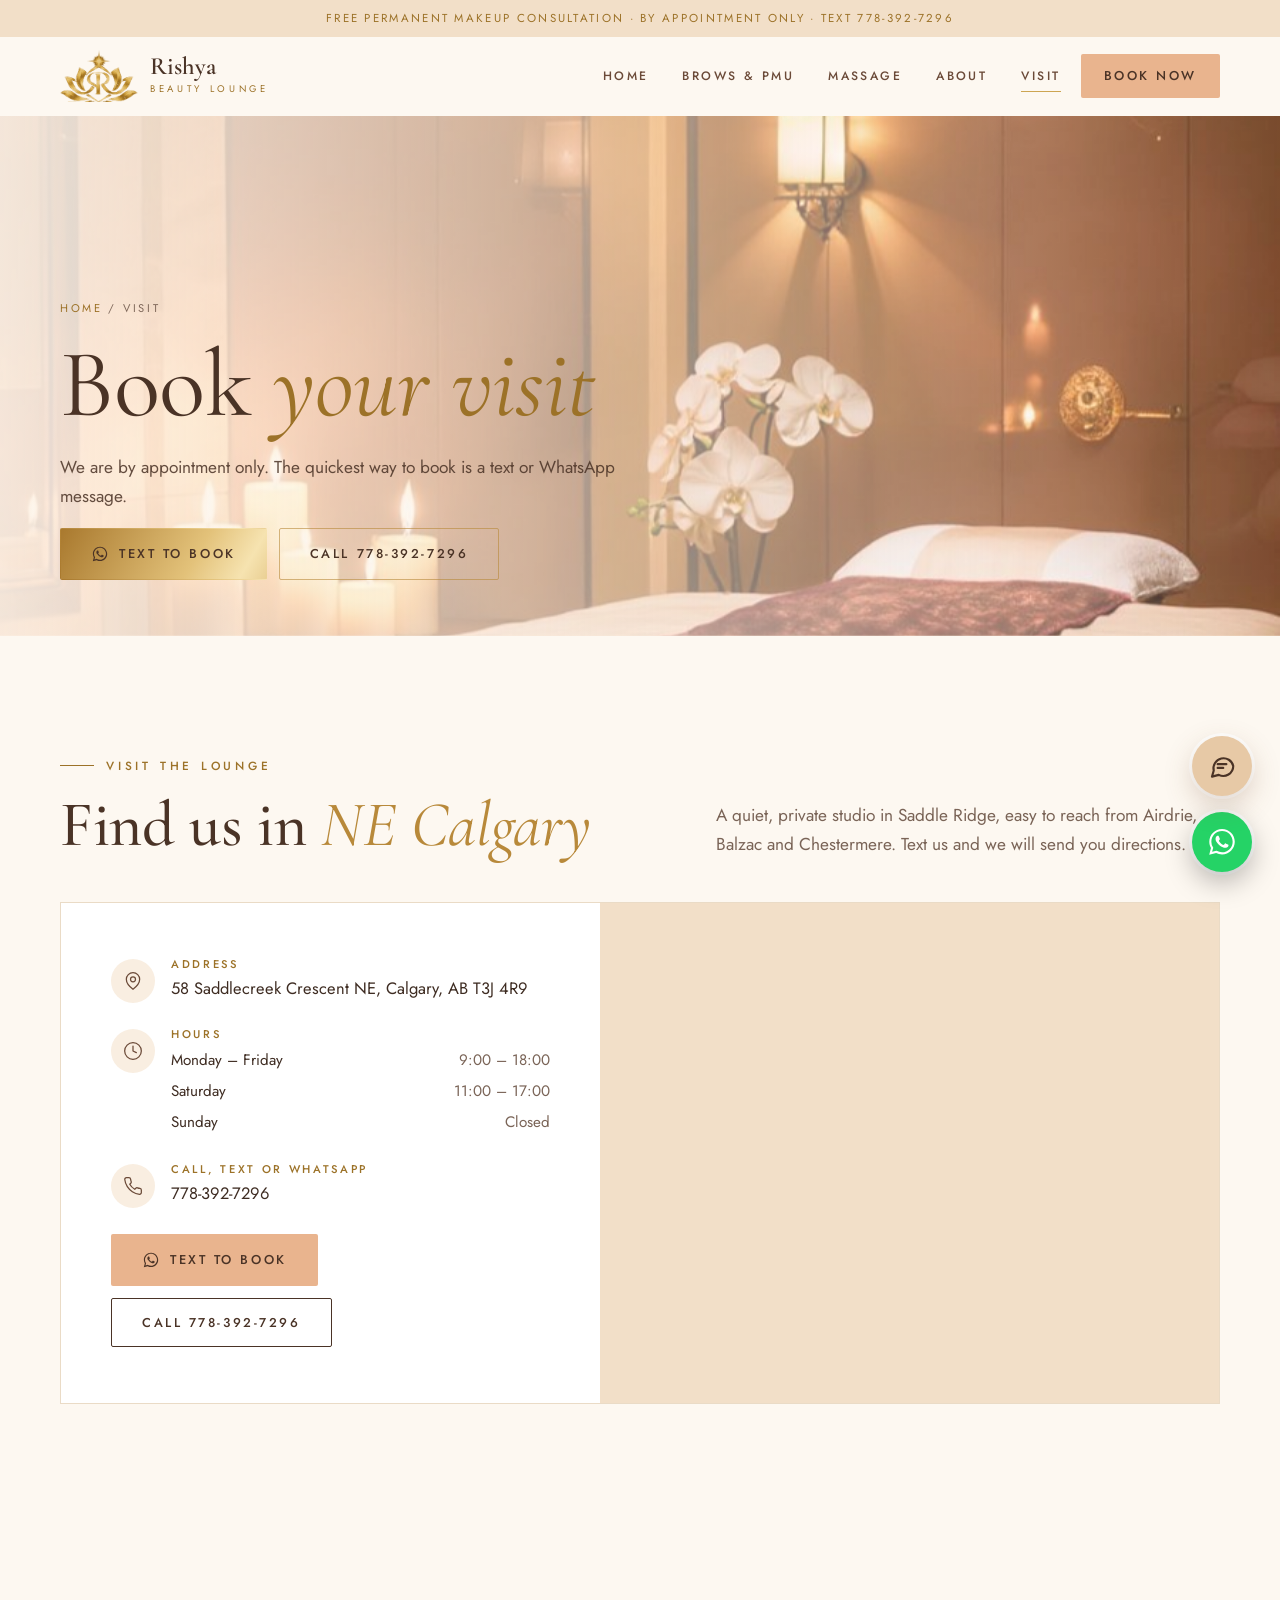
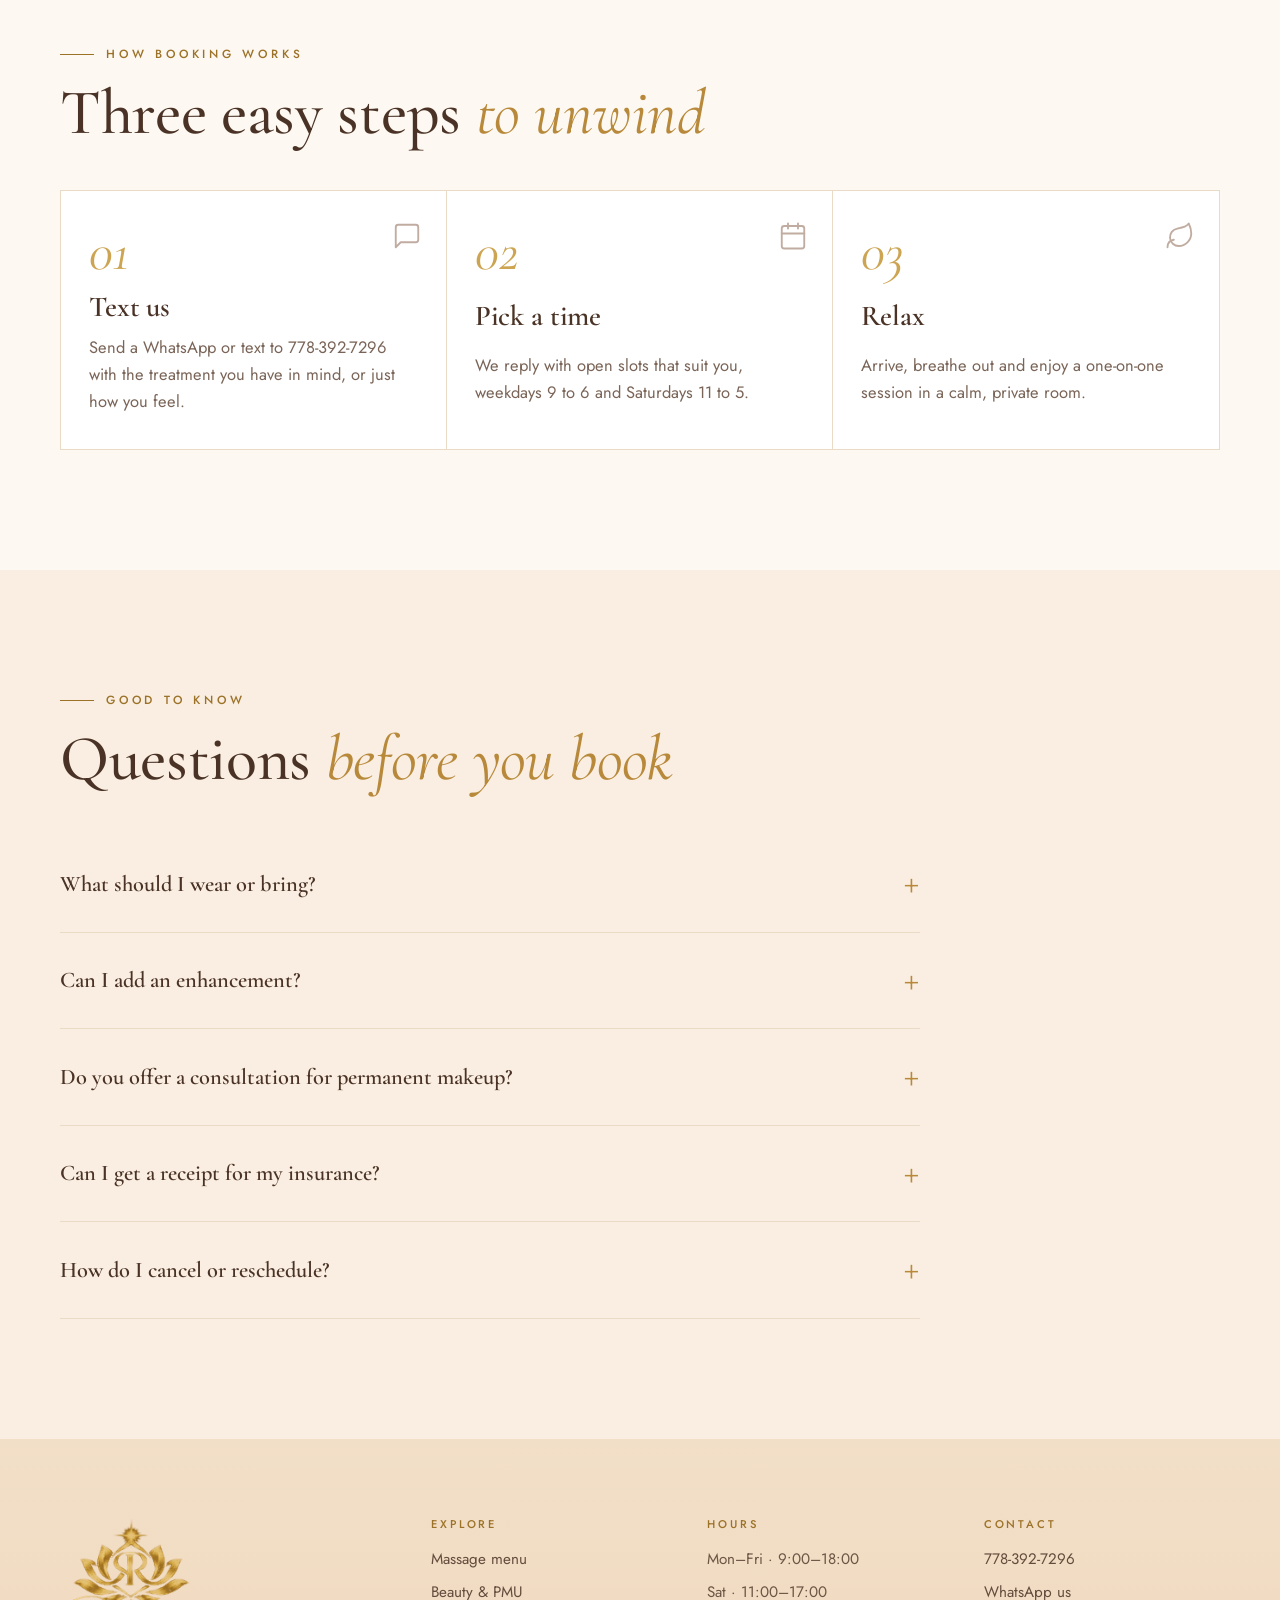
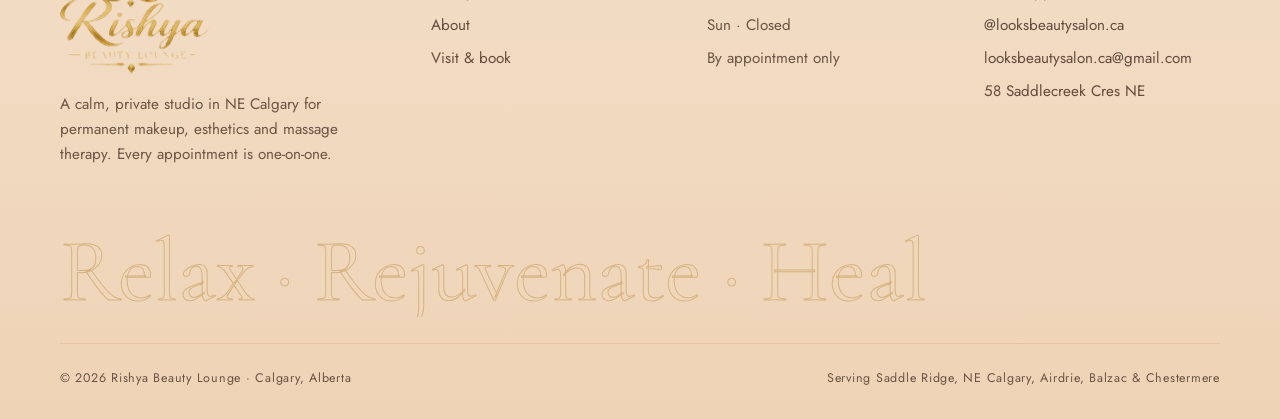
<file: contact.html>
<!doctype html>
<html lang="en-CA" class="no-js">
<head>
<meta charset="utf-8">
<meta name="viewport" content="width=device-width, initial-scale=1">
<title>Visit &amp; Book | Rishya Beauty Lounge, Saddlecreek Cres NE Calgary</title>
<meta name="description" content="Book massage, permanent makeup and esthetics at 58 Saddlecreek Crescent NE, Calgary. By appointment only. Text or WhatsApp 778-392-7296.">
<meta name="theme-color" content="#F9EEE1">
<link rel="icon" href="assets/img/favicon-gold.png">
<meta property="og:title" content="Visit &amp; Book | Rishya Beauty Lounge, Saddlecreek Cres NE Calgary">
<meta property="og:description" content="Book massage, permanent makeup and esthetics at 58 Saddlecreek Crescent NE, Calgary. By appointment only. Text or WhatsApp 778-392-7296.">
<meta property="og:image" content="assets/img/v3-hero-room.jpg">
<link rel="preconnect" href="https://fonts.googleapis.com">
<link rel="preconnect" href="https://fonts.gstatic.com" crossorigin>
<link href="https://fonts.googleapis.com/css2?family=Cormorant+Garamond:ital,wght@0,400;0,500;0,600;1,400;1,500&family=Jost:wght@300;400;500;600&family=Great+Vibes&display=swap" rel="stylesheet">
<link rel="stylesheet" href="assets/site.css?v=5">
<link rel="stylesheet" href="assets/chat.css?v=5">
<script>document.documentElement.classList.remove("no-js")</script>
<script type="application/ld+json">{"@context": "https://schema.org", "@type": "HealthAndBeautyBusiness", "name": "Rishya Beauty Lounge", "alternateName": "Looks Beauty Salon", "url": "https://looksbeautysalon.ca/", "telephone": "+17783927296", "email": "looksbeautysalon.ca@gmail.com", "image": "https://looksbeautysalon.ca/assets/img/logo.png", "priceRange": "$$", "address": {"@type": "PostalAddress", "streetAddress": "58 Saddlecreek Crescent NE", "addressLocality": "Calgary", "addressRegion": "AB", "postalCode": "T3J 4R9", "addressCountry": "CA"}, "openingHoursSpecification": [{"@type": "OpeningHoursSpecification", "dayOfWeek": ["Monday", "Tuesday", "Wednesday", "Thursday", "Friday"], "opens": "09:00", "closes": "18:00"}, {"@type": "OpeningHoursSpecification", "dayOfWeek": "Saturday", "opens": "11:00", "closes": "17:00"}], "areaServed": ["Calgary", "Airdrie", "Balzac", "Chestermere"], "sameAs": ["https://www.instagram.com/looksbeautysalon.ca/"]}</script>
</head>
<body>
<a class="skip" href="#main">Skip to content</a>
<div class="topbar">Free permanent makeup consultation <span class="hide-sm">· By appointment only</span> · Text <a href="https://wa.me/17783927296?text=Hi%21%20I%27d%20like%20to%20book%20an%20appointment." target="_blank" rel="noopener">778-392-7296</a></div>
<header class="hdr">
  <div class="wrap">
    <a class="brand" href="index.html" aria-label="Rishya Beauty Lounge home"><img src="assets/img/logo-emblem.png" alt="" height="52"><span><b>Rishya</b><small>Beauty Lounge</small></span></a>
    <nav class="nav" aria-label="Main"><a href="index.html">Home</a><a href="beauty.html">Brows & PMU</a><a href="massage.html">Massage</a><a href="index.html#therapist">About</a><a href="contact.html" aria-current="page">Visit</a></nav>
    <a class="btn btn-plum" href="https://wa.me/17783927296?text=Hi%21%20I%27d%20like%20to%20book%20an%20appointment." target="_blank" rel="noopener">Book now</a>
    <button class="menu-btn" aria-label="Open menu" aria-expanded="false" aria-controls="drawer"><svg viewBox="0 0 24 24" fill="none" stroke="currentColor" stroke-width="1.5" stroke-linecap="round" aria-hidden="true"><path d="M4 8h16M4 16h10"/></svg></button>
  </div>
</header>
<div class="drawer" id="drawer" aria-hidden="true">
  <div class="drawer-top"><img src="assets/img/logo-gold.png" alt="Rishya Beauty Lounge"><button class="drawer-x" aria-label="Close menu">&times;</button></div>
  <nav aria-label="Mobile"><a href="index.html"><span>01</span>Home</a><a href="beauty.html"><span>02</span>Brows & PMU</a><a href="massage.html"><span>03</span>Massage</a><a href="index.html#therapist"><span>04</span>About</a><a href="contact.html"><span>05</span>Visit</a></nav>
  <div class="actions"><a class="btn btn-gold" href="https://wa.me/17783927296?text=Hi%21%20I%27d%20like%20to%20book%20an%20appointment." target="_blank" rel="noopener"><svg viewBox="0 0 32 32" aria-hidden="true"><path fill="currentColor" d="M16.04 3C9.02 3 3.3 8.7 3.3 15.72c0 2.24.59 4.43 1.7 6.36L3.2 28.8l6.9-1.8a12.7 12.7 0 0 0 5.93 1.5h.01c7.02 0 12.74-5.7 12.74-12.72C28.78 8.7 23.06 3 16.04 3Zm0 23.35h-.01a10.6 10.6 0 0 1-5.4-1.48l-.39-.23-4.1 1.07 1.1-3.99-.25-.41a10.57 10.57 0 0 1-1.620-5.64c0-5.84 4.76-10.6 10.68-10.6 5.84 0 10.6 4.76 10.6 10.6 0 5.850-4.76 10.68-10.6 10.68Zm5.82-7.93c-.32-.16-1.89-.93-2.18-1.04-.29-.11-.5-.16-.72.16-.21.32-.82 1.04-1 1.25-.19.21-.37.24-.69.08-.32-.16-1.35-.5-2.57-1.59-.95-.85-1.59-1.9-1.78-2.22-.19-.32-.02-.49.14-.65.14-.14.32-.37.48-.56.16-.19.21-.32.32-.53.11-.21.05-.4-.03-.56-.08-.16-.72-1.73-.98-2.37-.26-.62-.52-.54-.72-.55h-.61c-.21 0-.56.08-.85.4-.29.32-1.120 1.09-1.12 2.66 0 1.57 1.14 3.08 1.3 3.3.16.21 2.25 3.43 5.45 4.81.76.33 1.36.53 1.82.67.77.24 1.46.21 2.01.13.61-.09 1.89-.77 2.16-1.52.27-.75.27-1.39.19-1.52-.08-.13-.29-.21-.61-.37Z"/></svg> Text to book</a><a class="btn btn-ghost" href="tel:+17783927296"><svg viewBox="0 0 24 24" fill="none" stroke="currentColor" stroke-width="1.5" stroke-linecap="round" stroke-linejoin="round" aria-hidden="true"><path d="M22 16.92v3a2 2 0 0 1-2.18 2 19.79 19.79 0 0 1-8.63-3.07 19.5 19.5 0 0 1-6-6 19.79 19.79 0 0 1-3.07-8.67A2 2 0 0 1 4.11 2h3a2 2 0 0 1 2 1.72c.13.96.36 1.9.7 2.81a2 2 0 0 1-.45 2.11L8.09 9.91a16 16 0 0 0 6 6l1.27-1.27a2 2 0 0 1 2.11-.45c.91.34 1.85.57 2.81.7A2 2 0 0 1 22 16.92z"/></svg> Call</a></div>
</div>
<main id="main">
<section class="phero" style="min-height:min(60vh,520px)">
  <div class="hero-bg"><img src="assets/img/m-room.jpg" alt="Private treatment room" fetchpriority="high"></div>
  <div class="wrap"><div class="hero-copy" style="max-width:640px;display:grid">
    <span class="crumbs rise"><a href="index.html">Home</a> / Visit</span>
    <h1 class="rise d1">Book <em>your visit</em></h1>
    <p class="lead rise d2">We are by appointment only. The quickest way to book is a text or WhatsApp message.</p>
    <div class="actions rise d3"><a class="btn btn-gold" href="https://wa.me/17783927296?text=Hi%21%20I%27d%20like%20to%20book%20an%20appointment." target="_blank" rel="noopener"><svg viewBox="0 0 32 32" aria-hidden="true"><path fill="currentColor" d="M16.04 3C9.02 3 3.3 8.7 3.3 15.72c0 2.24.59 4.43 1.7 6.36L3.2 28.8l6.9-1.8a12.7 12.7 0 0 0 5.93 1.5h.01c7.02 0 12.74-5.7 12.74-12.72C28.78 8.7 23.06 3 16.04 3Zm0 23.35h-.01a10.6 10.6 0 0 1-5.4-1.48l-.39-.23-4.1 1.07 1.1-3.99-.25-.41a10.57 10.57 0 0 1-1.620-5.64c0-5.84 4.76-10.6 10.68-10.6 5.84 0 10.6 4.76 10.6 10.6 0 5.850-4.76 10.68-10.6 10.68Zm5.82-7.93c-.32-.16-1.89-.93-2.18-1.04-.29-.11-.5-.16-.72.16-.21.32-.82 1.04-1 1.25-.19.21-.37.24-.69.08-.32-.16-1.35-.5-2.57-1.59-.95-.85-1.59-1.9-1.78-2.22-.19-.32-.02-.49.14-.65.14-.14.32-.37.48-.56.16-.19.21-.32.32-.53.11-.21.05-.4-.03-.56-.08-.16-.72-1.73-.98-2.37-.26-.62-.52-.54-.72-.55h-.61c-.21 0-.56.08-.85.4-.29.32-1.120 1.09-1.12 2.66 0 1.57 1.14 3.08 1.3 3.3.16.21 2.25 3.43 5.45 4.81.76.33 1.36.53 1.82.67.77.24 1.46.21 2.01.13.61-.09 1.89-.77 2.16-1.52.27-.75.27-1.39.19-1.52-.08-.13-.29-.21-.61-.37Z"/></svg> Text to book</a><a class="btn btn-ghost" href="tel:+17783927296">Call 778-392-7296</a></div>
  </div></div>
</section>
<section id="visit">
  <div class="wrap">
    <div class="sec-head split rv-in"><div style="display:grid;gap:16px"><span class="kicker">Visit the lounge</span><h2>Find us in <em>NE Calgary</em></h2></div><p class="lead">A quiet, private studio in Saddle Ridge, easy to reach from Airdrie, Balzac and Chestermere. Text us and we will send you directions.</p></div>
    <div class="visit-grid rv-in">
      <div class="visit-info">
        <div class="info-row"><span class="ic"><svg viewBox="0 0 24 24" fill="none" stroke="currentColor" stroke-width="1.5" stroke-linecap="round" stroke-linejoin="round" aria-hidden="true"><path d="M20 10c0 6-8 12-8 12s-8-6-8-12a8 8 0 0 1 16 0Z"/><circle cx="12" cy="10" r="3"/></svg></span><div><h4>Address</h4><a href="https://www.google.com/maps/search/?api=1&query=58+Saddlecreek+Crescent+NE+Calgary+AB+T3J+4R9" target="_blank" rel="noopener">58 Saddlecreek Crescent NE, Calgary, AB T3J 4R9</a></div></div>
        <div class="info-row"><span class="ic"><svg viewBox="0 0 24 24" fill="none" stroke="currentColor" stroke-width="1.5" stroke-linecap="round" stroke-linejoin="round" aria-hidden="true"><circle cx="12" cy="12" r="10"/><path d="M12 6v6l4 2"/></svg></span><div style="width:100%"><h4>Hours</h4><table class="hours"><tr><td>Monday – Friday</td><td>9:00 – 18:00</td></tr><tr><td>Saturday</td><td>11:00 – 17:00</td></tr><tr><td>Sunday</td><td>Closed</td></tr></table></div></div>
        <div class="info-row"><span class="ic"><svg viewBox="0 0 24 24" fill="none" stroke="currentColor" stroke-width="1.5" stroke-linecap="round" stroke-linejoin="round" aria-hidden="true"><path d="M22 16.92v3a2 2 0 0 1-2.18 2 19.79 19.79 0 0 1-8.63-3.07 19.5 19.5 0 0 1-6-6 19.79 19.79 0 0 1-3.07-8.67A2 2 0 0 1 4.11 2h3a2 2 0 0 1 2 1.72c.13.96.36 1.9.7 2.81a2 2 0 0 1-.45 2.11L8.09 9.91a16 16 0 0 0 6 6l1.27-1.27a2 2 0 0 1 2.11-.45c.91.34 1.85.57 2.81.7A2 2 0 0 1 22 16.92z"/></svg></span><div><h4>Call, text or WhatsApp</h4><a href="tel:+17783927296">778-392-7296</a></div></div>
        <div class="actions"><a class="btn btn-plum" href="https://wa.me/17783927296?text=Hi%21%20I%27d%20like%20to%20book%20an%20appointment." target="_blank" rel="noopener"><svg viewBox="0 0 32 32" aria-hidden="true"><path fill="currentColor" d="M16.04 3C9.02 3 3.3 8.7 3.3 15.72c0 2.24.59 4.43 1.7 6.36L3.2 28.8l6.9-1.8a12.7 12.7 0 0 0 5.93 1.5h.01c7.02 0 12.74-5.7 12.74-12.72C28.78 8.7 23.06 3 16.04 3Zm0 23.35h-.01a10.6 10.6 0 0 1-5.4-1.48l-.39-.23-4.1 1.07 1.1-3.99-.25-.41a10.57 10.57 0 0 1-1.620-5.64c0-5.84 4.76-10.6 10.68-10.6 5.84 0 10.6 4.76 10.6 10.6 0 5.850-4.76 10.68-10.6 10.68Zm5.82-7.93c-.32-.16-1.89-.93-2.18-1.04-.29-.11-.5-.16-.72.16-.21.32-.82 1.04-1 1.25-.19.21-.37.24-.69.08-.32-.16-1.35-.5-2.57-1.59-.95-.85-1.59-1.9-1.78-2.22-.19-.32-.02-.49.14-.65.14-.14.32-.37.48-.56.16-.19.21-.32.32-.53.11-.21.05-.4-.03-.56-.08-.16-.72-1.73-.98-2.37-.26-.62-.52-.54-.72-.55h-.61c-.21 0-.56.08-.85.4-.29.32-1.120 1.09-1.12 2.66 0 1.57 1.14 3.08 1.3 3.3.16.21 2.25 3.43 5.45 4.81.76.33 1.36.53 1.82.67.77.24 1.46.21 2.01.13.61-.09 1.89-.77 2.16-1.52.27-.75.27-1.39.19-1.52-.08-.13-.29-.21-.61-.37Z"/></svg> Text to book</a><a class="btn btn-line" href="tel:+17783927296">Call 778-392-7296</a></div>
      </div>
      <div class="map"><iframe title="Map to Rishya Beauty Lounge" src="https://www.google.com/maps?q=58+Saddlecreek+Crescent+NE,+Calgary,+AB+T3J+4R9&output=embed" loading="lazy" referrerpolicy="no-referrer-when-downgrade"></iframe></div>
    </div>
  </div>
</section>
<section>
  <div class="wrap">
    <div class="sec-head rv-in"><span class="kicker">How booking works</span><h2>Three easy steps <em>to unwind</em></h2></div>
    <div class="steps rv-in">
      <div class="step"><svg viewBox="0 0 24 24" fill="none" stroke="currentColor" stroke-width="1.5" stroke-linecap="round" stroke-linejoin="round" aria-hidden="true"><path d="M21 15a2 2 0 0 1-2 2H7l-4 4V5a2 2 0 0 1 2-2h14a2 2 0 0 1 2 2z"/></svg><h3>Text us</h3><p>Send a WhatsApp or text to 778-392-7296 with the treatment you have in mind, or just how you feel.</p></div>
      <div class="step"><svg viewBox="0 0 24 24" fill="none" stroke="currentColor" stroke-width="1.5" stroke-linecap="round" stroke-linejoin="round" aria-hidden="true"><rect x="3" y="4" width="18" height="18" rx="2"/><path d="M16 2v4M8 2v4M3 10h18"/></svg><h3>Pick a time</h3><p>We reply with open slots that suit you, weekdays 9 to 6 and Saturdays 11 to 5.</p></div>
      <div class="step"><svg viewBox="0 0 24 24" fill="none" stroke="currentColor" stroke-width="1.5" stroke-linecap="round" stroke-linejoin="round" aria-hidden="true"><path d="M11 20A7 7 0 0 1 9.8 6.1C15.5 5 17 4.48 19 2c1 2 2 4.18 2 8 0 5.5-4.78 10-10 10Z"/><path d="M2 21c0-3 1.85-5.36 5.08-6"/></svg><h3>Relax</h3><p>Arrive, breathe out and enjoy a one-on-one session in a calm, private room.</p></div>
    </div>
  </div>
</section>
<section class="cream" style="background:var(--peach-100)">
  <div class="wrap">
    <div class="sec-head rv-in"><span class="kicker">Good to know</span><h2>Questions <em>before you book</em></h2></div>
    <div class="faq rv-in"><details><summary>What should I wear or bring?</summary><p>Just yourself. You stay covered with linens throughout, and only the area being worked on is uncovered.</p></details><details><summary>Can I add an enhancement?</summary><p>Yes. Aromatherapy, hot stone, foot therapy or scalp therapy can be added to any 60 or 90 minute massage.</p></details><details><summary>Do you offer a consultation for permanent makeup?</summary><p>Yes, permanent makeup starts with a free consultation so we can plan shape and colour together.</p></details><details><summary>Can I get a receipt for my insurance?</summary><p>Yes, a receipt is available after every massage, and we can tell you about direct billing for your plan.</p></details><details><summary>How do I cancel or reschedule?</summary><p>Text us as early as you can and we will find you a new time.</p></details></div>
  </div>
</section>
</main>
<footer class="ftr">
  <div class="wrap">
    <div class="ftr-grid">
      <div style="display:grid;gap:18px;align-content:start">
        <a href="index.html"><img class="flogo" src="assets/img/logo-gold.png" alt="Rishya Beauty Lounge"></a>
        <p>A calm, private studio in NE Calgary for permanent makeup, esthetics and massage therapy. Every appointment is one-on-one.</p>
      </div>
      <div><h4>Explore</h4><ul><li><a href="massage.html">Massage menu</a></li><li><a href="beauty.html">Beauty &amp; PMU</a></li><li><a href="index.html#therapist">About</a></li><li><a href="contact.html">Visit &amp; book</a></li></ul></div>
      <div><h4>Hours</h4><ul><li>Mon–Fri · 9:00–18:00</li><li>Sat · 11:00–17:00</li><li>Sun · Closed</li><li>By appointment only</li></ul></div>
      <div><h4>Contact</h4><ul><li><a href="tel:+17783927296">778-392-7296</a></li><li><a href="https://wa.me/17783927296?text=Hi%21%20I%27d%20like%20to%20book%20an%20appointment." target="_blank" rel="noopener">WhatsApp us</a></li><li><a href="https://www.instagram.com/looksbeautysalon.ca/" target="_blank" rel="noopener">@looksbeautysalon.ca</a></li><li><a href="mailto:looksbeautysalon.ca@gmail.com">looksbeautysalon.ca@gmail.com</a></li><li><a href="https://www.google.com/maps/search/?api=1&query=58+Saddlecreek+Crescent+NE+Calgary+AB+T3J+4R9" target="_blank" rel="noopener">58 Saddlecreek Cres NE</a></li></ul></div>
    </div>
    <div class="big" aria-hidden="true">Relax · Rejuvenate · Heal</div>
    <div class="ftr-base"><span>© 2026 Rishya Beauty Lounge · Calgary, Alberta</span><span>Serving Saddle Ridge, NE Calgary, Airdrie, Balzac &amp; Chestermere</span></div>
  </div>
</footer>
<a class="wa-float" href="https://wa.me/17783927296?text=Hi%21%20I%27d%20like%20to%20book%20an%20appointment." target="_blank" rel="noopener" aria-label="Chat with us on WhatsApp"><svg viewBox="0 0 32 32" aria-hidden="true"><path fill="currentColor" d="M16.04 3C9.02 3 3.3 8.7 3.3 15.72c0 2.24.59 4.43 1.7 6.36L3.2 28.8l6.9-1.8a12.7 12.7 0 0 0 5.93 1.5h.01c7.02 0 12.74-5.7 12.74-12.72C28.78 8.7 23.06 3 16.04 3Zm0 23.35h-.01a10.6 10.6 0 0 1-5.4-1.48l-.39-.23-4.1 1.07 1.1-3.99-.25-.41a10.57 10.57 0 0 1-1.620-5.64c0-5.84 4.76-10.6 10.68-10.6 5.84 0 10.6 4.76 10.6 10.6 0 5.850-4.76 10.68-10.6 10.68Zm5.82-7.93c-.32-.16-1.89-.93-2.18-1.04-.29-.11-.5-.16-.72.16-.21.32-.82 1.04-1 1.25-.19.21-.37.24-.69.08-.32-.16-1.35-.5-2.57-1.59-.95-.85-1.59-1.9-1.78-2.22-.19-.32-.02-.49.14-.65.14-.14.32-.37.48-.56.16-.19.21-.32.32-.53.11-.21.05-.4-.03-.56-.08-.16-.72-1.73-.98-2.37-.26-.62-.52-.54-.72-.55h-.61c-.21 0-.56.08-.85.4-.29.32-1.120 1.09-1.12 2.66 0 1.57 1.14 3.08 1.3 3.3.16.21 2.25 3.43 5.45 4.81.76.33 1.36.53 1.82.67.77.24 1.46.21 2.01.13.61-.09 1.89-.77 2.16-1.52.27-.75.27-1.39.19-1.52-.08-.13-.29-.21-.61-.37Z"/></svg><span>Chat with us</span></a>
<script src="assets/kb.js?v=1" defer></script>
<script src="assets/chat.js?v=3" defer></script>
<script src="assets/site.js?v=5" defer></script>
</body>
</html>
</file>
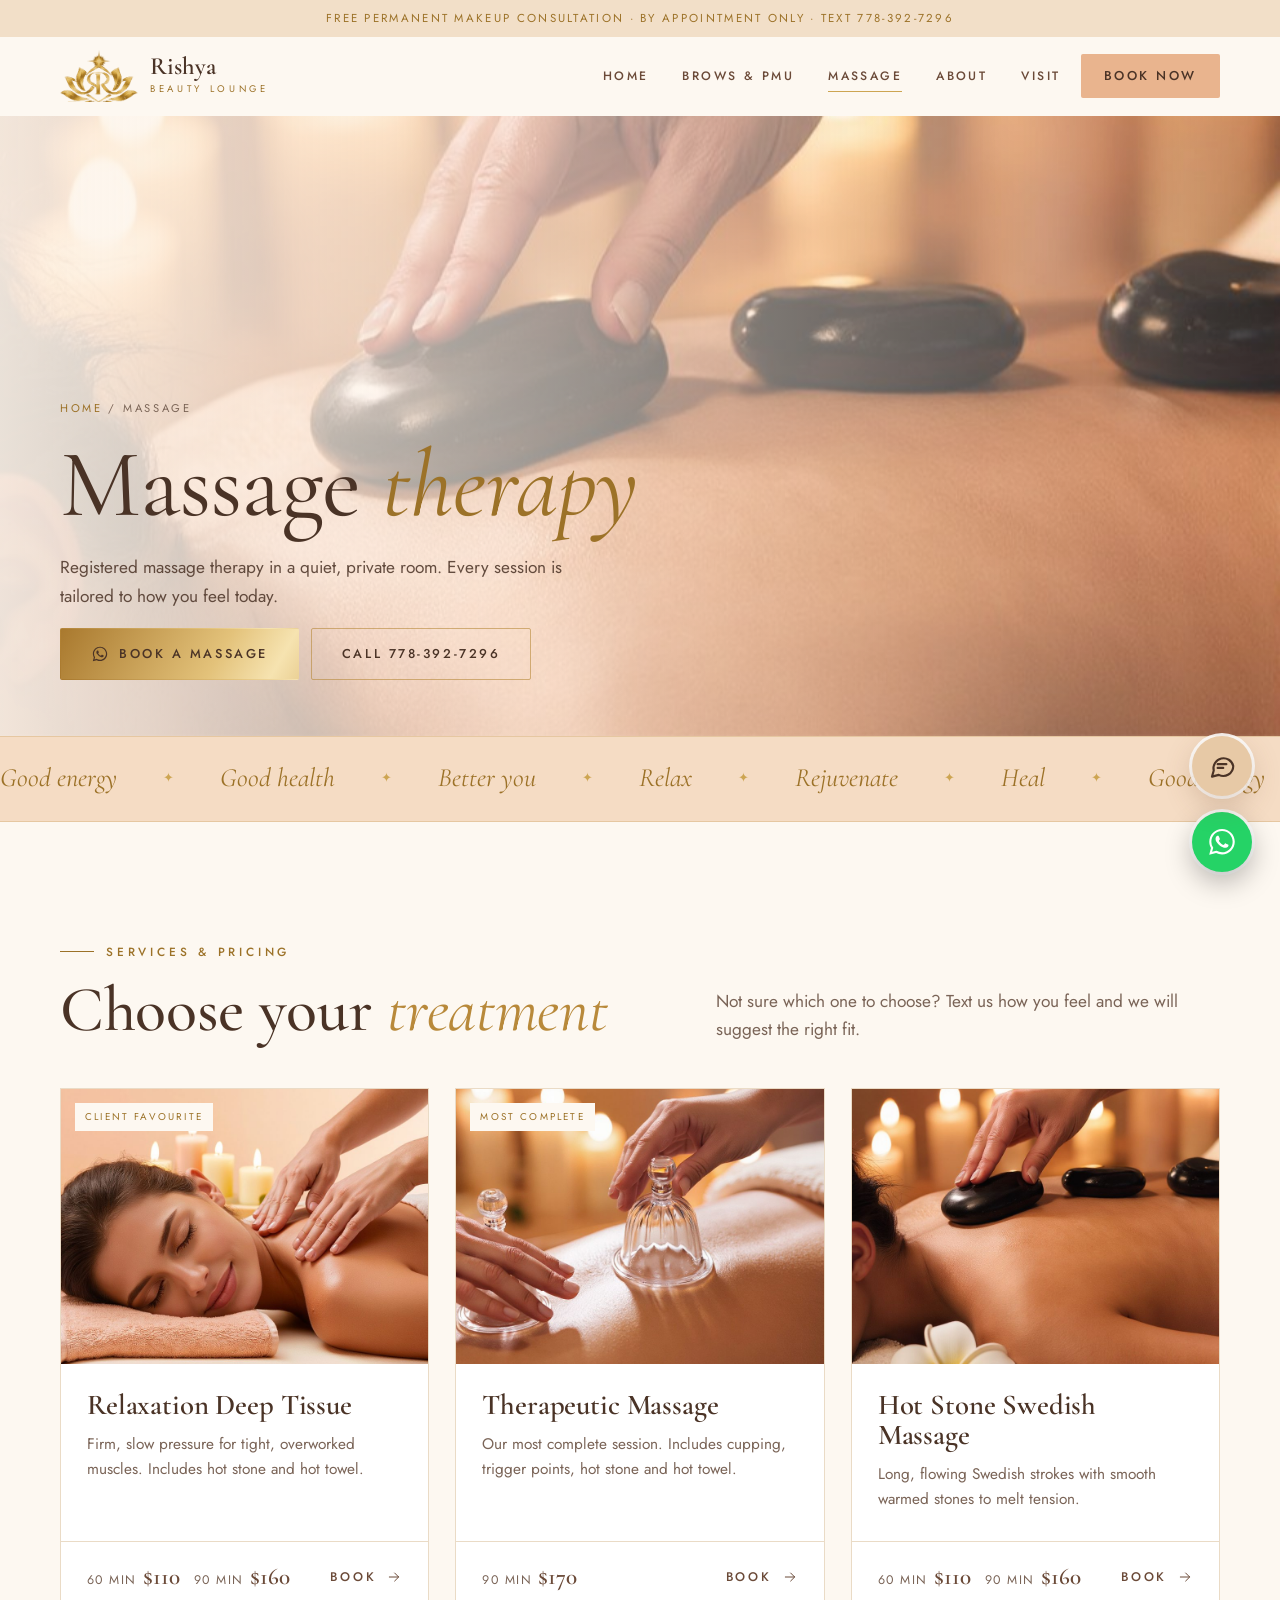
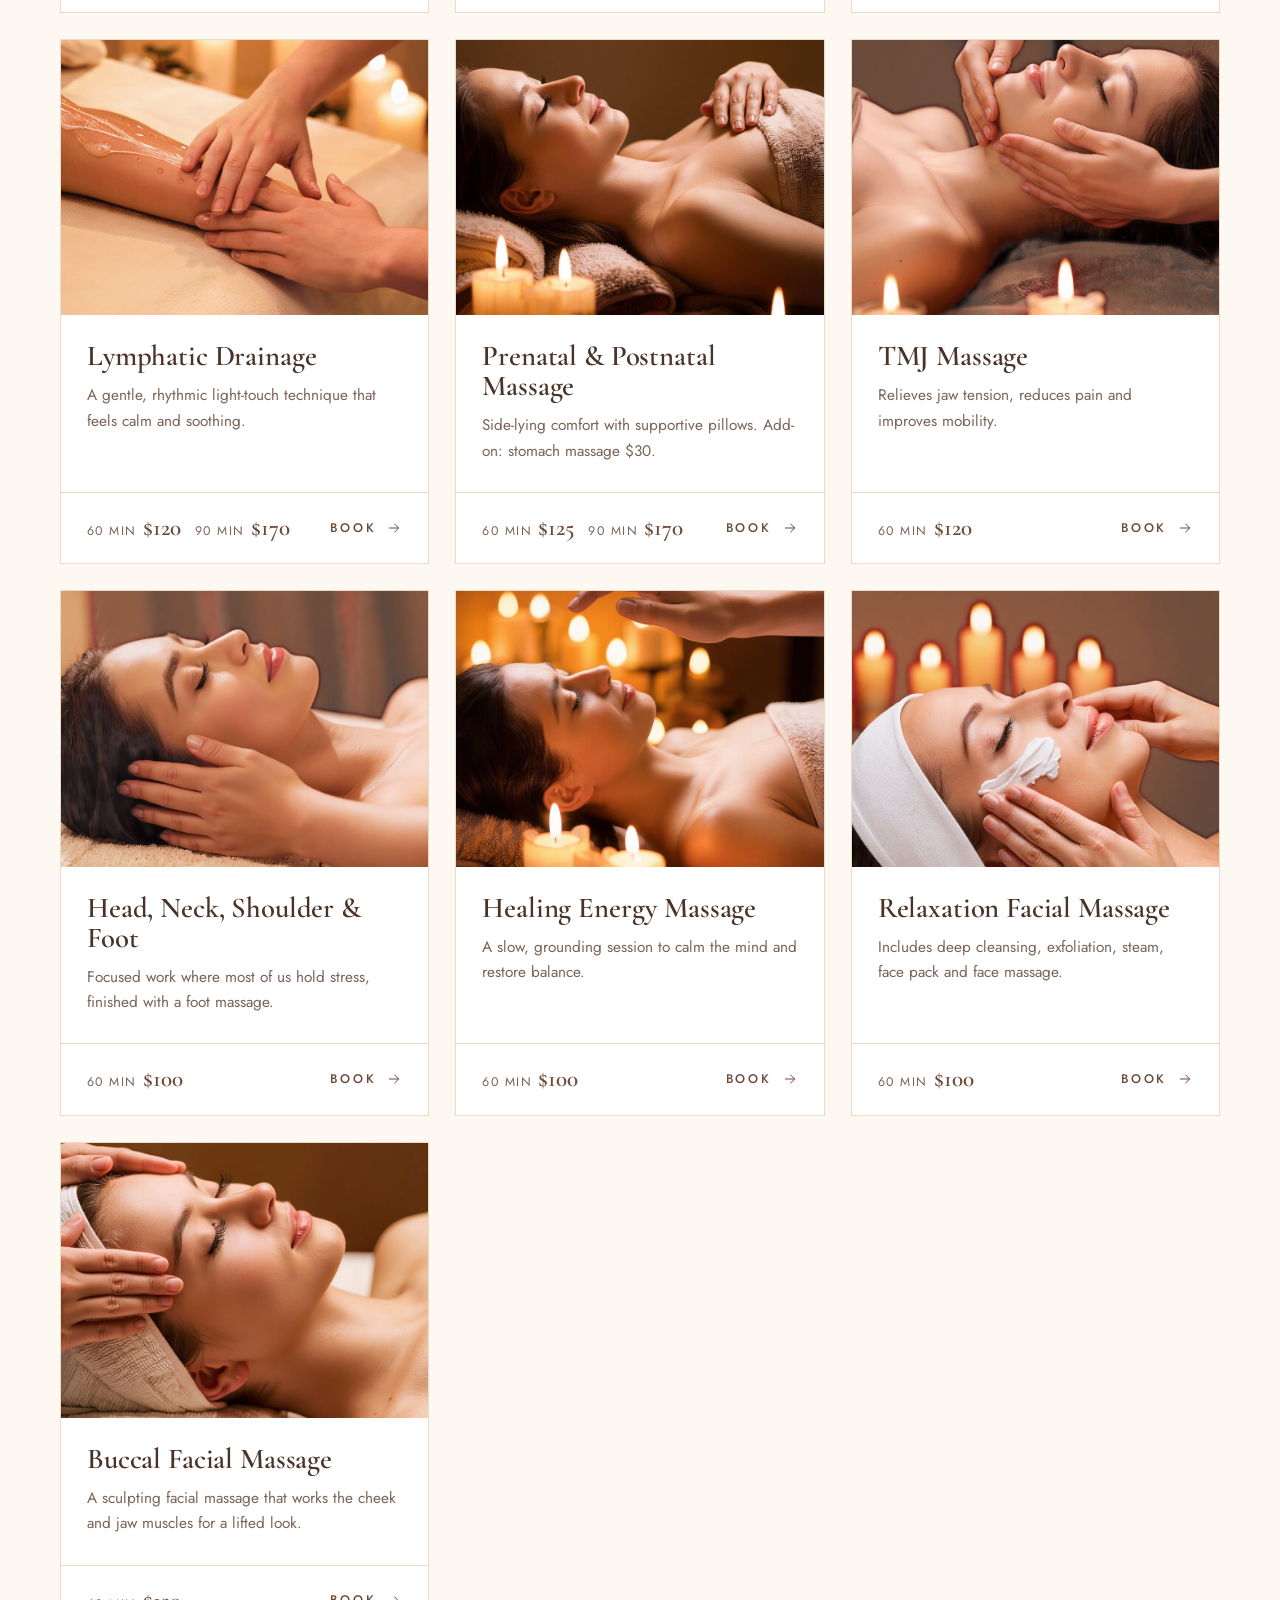
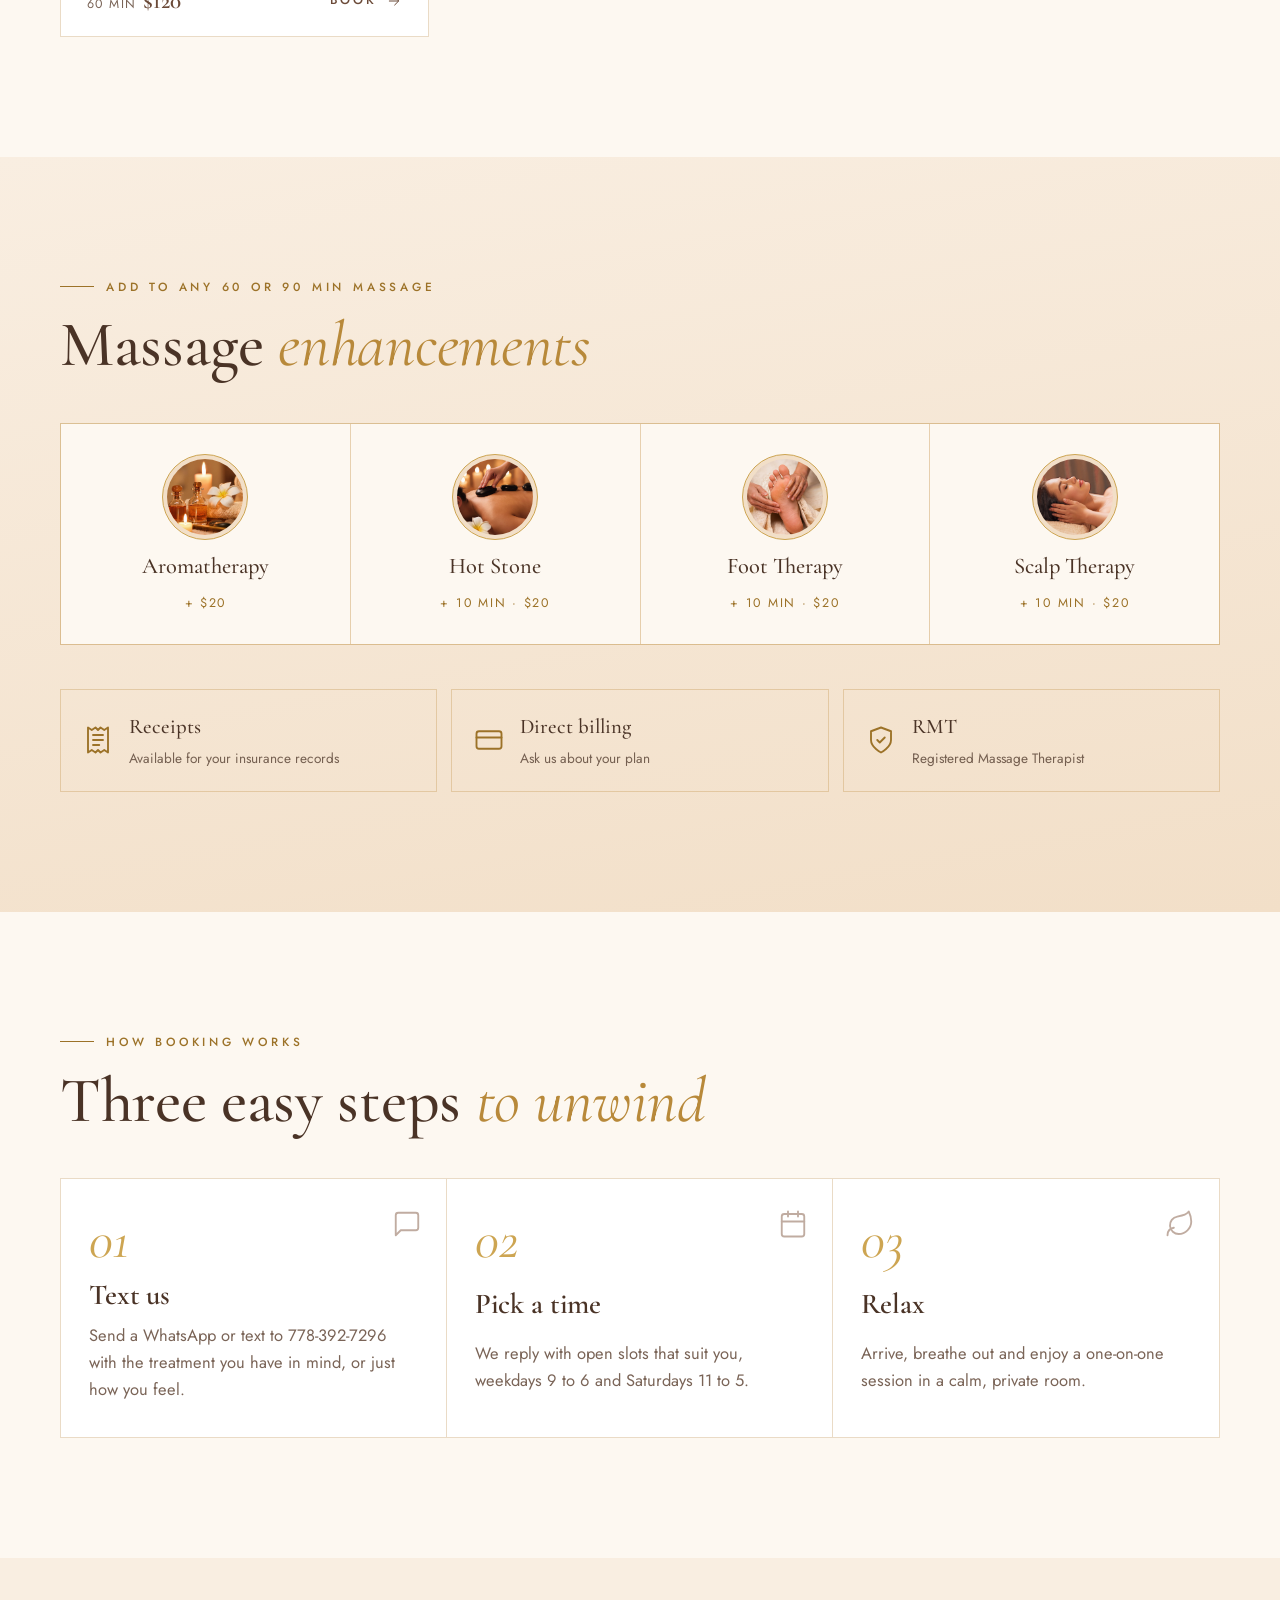
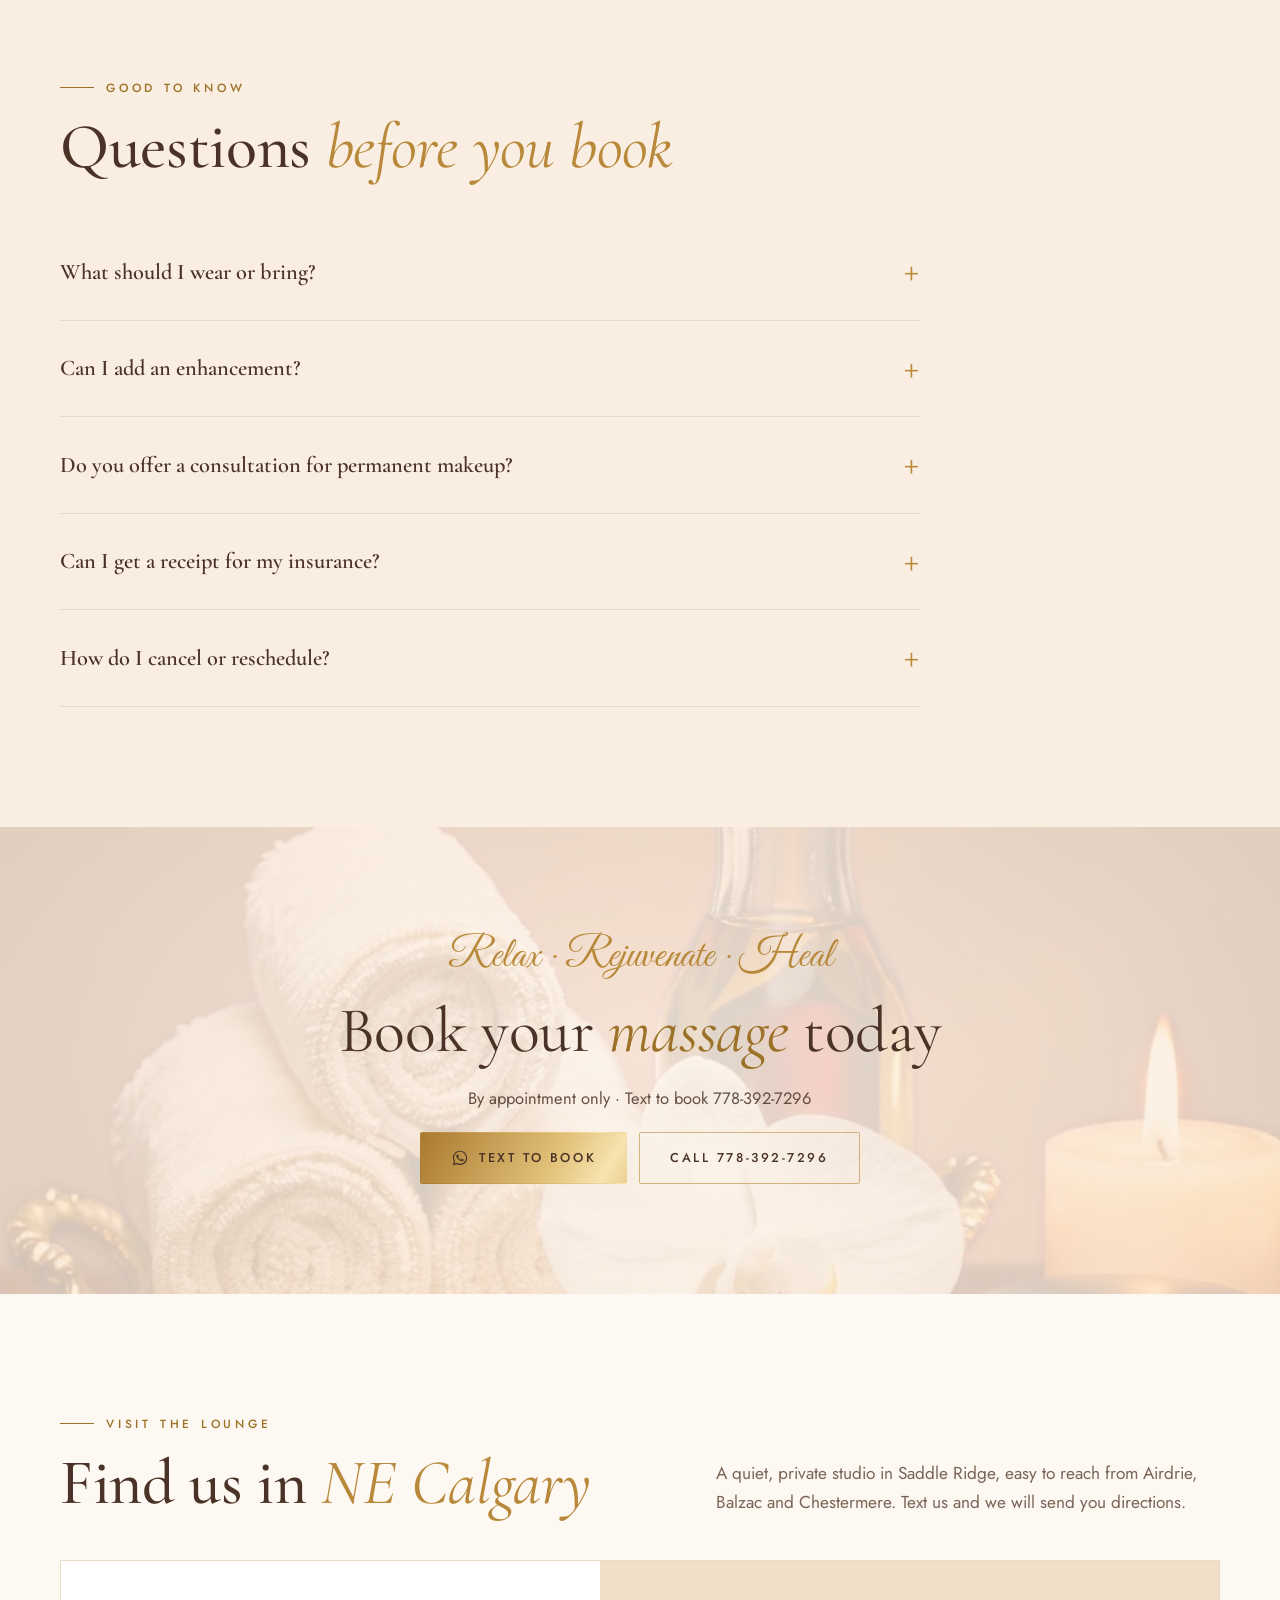
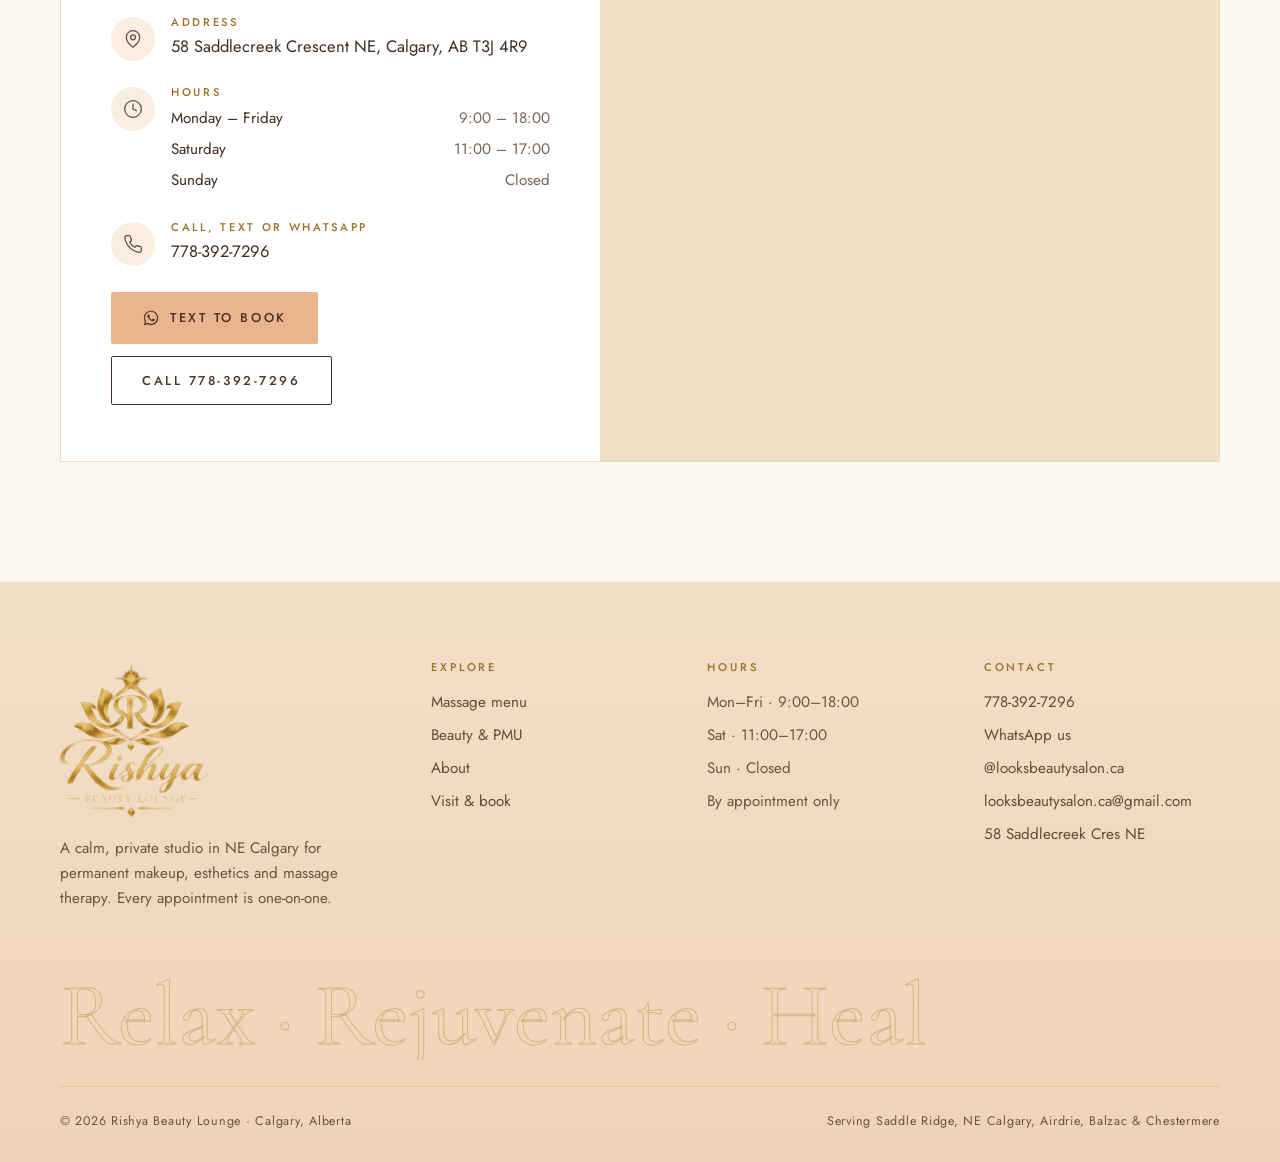
<file: massage.html>
<!doctype html>
<html lang="en-CA" class="no-js">
<head>
<meta charset="utf-8">
<meta name="viewport" content="width=device-width, initial-scale=1">
<title>Massage Therapy Menu &amp; Prices | Rishya Beauty Lounge, NE Calgary</title>
<meta name="description" content="Deep tissue, therapeutic, hot stone, lymphatic, prenatal, TMJ and facial massage in NE Calgary, from $100. RMT receipts. Text to book 778-392-7296.">
<meta name="theme-color" content="#F9EEE1">
<link rel="icon" href="assets/img/favicon-gold.png">
<meta property="og:title" content="Massage Therapy Menu &amp; Prices | Rishya Beauty Lounge, NE Calgary">
<meta property="og:description" content="Deep tissue, therapeutic, hot stone, lymphatic, prenatal, TMJ and facial massage in NE Calgary, from $100. RMT receipts. Text to book 778-392-7296.">
<meta property="og:image" content="assets/img/v3-hero-room.jpg">
<link rel="preconnect" href="https://fonts.googleapis.com">
<link rel="preconnect" href="https://fonts.gstatic.com" crossorigin>
<link href="https://fonts.googleapis.com/css2?family=Cormorant+Garamond:ital,wght@0,400;0,500;0,600;1,400;1,500&family=Jost:wght@300;400;500;600&family=Great+Vibes&display=swap" rel="stylesheet">
<link rel="stylesheet" href="assets/site.css?v=5">
<link rel="stylesheet" href="assets/chat.css?v=5">
<script>document.documentElement.classList.remove("no-js")</script>
<script type="application/ld+json">{"@context": "https://schema.org", "@type": "HealthAndBeautyBusiness", "name": "Rishya Beauty Lounge", "alternateName": "Looks Beauty Salon", "url": "https://looksbeautysalon.ca/", "telephone": "+17783927296", "email": "looksbeautysalon.ca@gmail.com", "image": "https://looksbeautysalon.ca/assets/img/logo.png", "priceRange": "$$", "address": {"@type": "PostalAddress", "streetAddress": "58 Saddlecreek Crescent NE", "addressLocality": "Calgary", "addressRegion": "AB", "postalCode": "T3J 4R9", "addressCountry": "CA"}, "openingHoursSpecification": [{"@type": "OpeningHoursSpecification", "dayOfWeek": ["Monday", "Tuesday", "Wednesday", "Thursday", "Friday"], "opens": "09:00", "closes": "18:00"}, {"@type": "OpeningHoursSpecification", "dayOfWeek": "Saturday", "opens": "11:00", "closes": "17:00"}], "areaServed": ["Calgary", "Airdrie", "Balzac", "Chestermere"], "sameAs": ["https://www.instagram.com/looksbeautysalon.ca/"]}</script>
</head>
<body>
<a class="skip" href="#main">Skip to content</a>
<div class="topbar">Free permanent makeup consultation <span class="hide-sm">· By appointment only</span> · Text <a href="https://wa.me/17783927296?text=Hi%21%20I%27d%20like%20to%20book%20an%20appointment." target="_blank" rel="noopener">778-392-7296</a></div>
<header class="hdr">
  <div class="wrap">
    <a class="brand" href="index.html" aria-label="Rishya Beauty Lounge home"><img src="assets/img/logo-emblem.png" alt="" height="52"><span><b>Rishya</b><small>Beauty Lounge</small></span></a>
    <nav class="nav" aria-label="Main"><a href="index.html">Home</a><a href="beauty.html">Brows & PMU</a><a href="massage.html" aria-current="page">Massage</a><a href="index.html#therapist">About</a><a href="contact.html">Visit</a></nav>
    <a class="btn btn-plum" href="https://wa.me/17783927296?text=Hi%21%20I%27d%20like%20to%20book%20an%20appointment." target="_blank" rel="noopener">Book now</a>
    <button class="menu-btn" aria-label="Open menu" aria-expanded="false" aria-controls="drawer"><svg viewBox="0 0 24 24" fill="none" stroke="currentColor" stroke-width="1.5" stroke-linecap="round" aria-hidden="true"><path d="M4 8h16M4 16h10"/></svg></button>
  </div>
</header>
<div class="drawer" id="drawer" aria-hidden="true">
  <div class="drawer-top"><img src="assets/img/logo-gold.png" alt="Rishya Beauty Lounge"><button class="drawer-x" aria-label="Close menu">&times;</button></div>
  <nav aria-label="Mobile"><a href="index.html"><span>01</span>Home</a><a href="beauty.html"><span>02</span>Brows & PMU</a><a href="massage.html"><span>03</span>Massage</a><a href="index.html#therapist"><span>04</span>About</a><a href="contact.html"><span>05</span>Visit</a></nav>
  <div class="actions"><a class="btn btn-gold" href="https://wa.me/17783927296?text=Hi%21%20I%27d%20like%20to%20book%20an%20appointment." target="_blank" rel="noopener"><svg viewBox="0 0 32 32" aria-hidden="true"><path fill="currentColor" d="M16.04 3C9.02 3 3.3 8.7 3.3 15.72c0 2.24.59 4.43 1.7 6.36L3.2 28.8l6.9-1.8a12.7 12.7 0 0 0 5.93 1.5h.01c7.02 0 12.74-5.7 12.74-12.72C28.78 8.7 23.06 3 16.04 3Zm0 23.35h-.01a10.6 10.6 0 0 1-5.4-1.48l-.39-.23-4.1 1.07 1.1-3.99-.25-.41a10.57 10.57 0 0 1-1.620-5.64c0-5.84 4.76-10.6 10.68-10.6 5.84 0 10.6 4.76 10.6 10.6 0 5.850-4.76 10.68-10.6 10.68Zm5.82-7.93c-.32-.16-1.89-.93-2.18-1.04-.29-.11-.5-.16-.72.16-.21.32-.82 1.04-1 1.25-.19.21-.37.24-.69.08-.32-.16-1.35-.5-2.57-1.59-.95-.85-1.59-1.9-1.78-2.22-.19-.32-.02-.49.14-.65.14-.14.32-.37.48-.56.16-.19.21-.32.32-.53.11-.21.05-.4-.03-.56-.08-.16-.72-1.73-.98-2.37-.26-.62-.52-.54-.72-.55h-.61c-.21 0-.56.08-.85.4-.29.32-1.120 1.09-1.12 2.66 0 1.57 1.14 3.08 1.3 3.3.16.21 2.25 3.43 5.45 4.81.76.33 1.36.53 1.82.67.77.24 1.46.21 2.01.13.61-.09 1.89-.77 2.16-1.52.27-.75.27-1.39.19-1.52-.08-.13-.29-.21-.61-.37Z"/></svg> Text to book</a><a class="btn btn-ghost" href="tel:+17783927296"><svg viewBox="0 0 24 24" fill="none" stroke="currentColor" stroke-width="1.5" stroke-linecap="round" stroke-linejoin="round" aria-hidden="true"><path d="M22 16.92v3a2 2 0 0 1-2.18 2 19.79 19.79 0 0 1-8.63-3.07 19.5 19.5 0 0 1-6-6 19.79 19.79 0 0 1-3.07-8.67A2 2 0 0 1 4.11 2h3a2 2 0 0 1 2 1.72c.13.96.36 1.9.7 2.81a2 2 0 0 1-.45 2.11L8.09 9.91a16 16 0 0 0 6 6l1.27-1.27a2 2 0 0 1 2.11-.45c.91.34 1.85.57 2.81.7A2 2 0 0 1 22 16.92z"/></svg> Call</a></div>
</div>
<main id="main">
<section class="phero">
  <div class="hero-bg"><img src="assets/img/m-hotstone.jpg" alt="Hot stone massage" fetchpriority="high"></div>
  <div class="wrap"><div class="hero-copy" style="max-width:640px;display:grid">
    <span class="crumbs rise"><a href="index.html">Home</a> / Massage</span>
    <h1 class="rise d1">Massage <em>therapy</em></h1>
    <p class="lead rise d2">Registered massage therapy in a quiet, private room. Every session is tailored to how you feel today.</p>
    <div class="actions rise d3"><a class="btn btn-gold" href="https://wa.me/17783927296?text=Hi%21%20I%27d%20like%20to%20book%20an%20appointment." target="_blank" rel="noopener"><svg viewBox="0 0 32 32" aria-hidden="true"><path fill="currentColor" d="M16.04 3C9.02 3 3.3 8.7 3.3 15.72c0 2.24.59 4.43 1.7 6.36L3.2 28.8l6.9-1.8a12.7 12.7 0 0 0 5.93 1.5h.01c7.02 0 12.74-5.7 12.74-12.72C28.78 8.7 23.06 3 16.04 3Zm0 23.35h-.01a10.6 10.6 0 0 1-5.4-1.48l-.39-.23-4.1 1.07 1.1-3.99-.25-.41a10.57 10.57 0 0 1-1.620-5.64c0-5.84 4.76-10.6 10.68-10.6 5.84 0 10.6 4.76 10.6 10.6 0 5.850-4.76 10.68-10.6 10.68Zm5.82-7.93c-.32-.16-1.89-.93-2.18-1.04-.29-.11-.5-.16-.72.16-.21.32-.82 1.04-1 1.25-.19.21-.37.24-.69.08-.32-.16-1.35-.5-2.57-1.59-.95-.85-1.59-1.9-1.78-2.22-.19-.32-.02-.49.14-.65.14-.14.32-.37.48-.56.16-.19.21-.32.32-.53.11-.21.05-.4-.03-.56-.08-.16-.72-1.73-.98-2.37-.26-.62-.52-.54-.72-.55h-.61c-.21 0-.56.08-.85.4-.29.32-1.120 1.09-1.12 2.66 0 1.57 1.14 3.08 1.3 3.3.16.21 2.25 3.43 5.45 4.81.76.33 1.36.53 1.82.67.77.24 1.46.21 2.01.13.61-.09 1.89-.77 2.16-1.52.27-.75.27-1.39.19-1.52-.08-.13-.29-.21-.61-.37Z"/></svg> Book a massage</a><a class="btn btn-ghost" href="tel:+17783927296">Call 778-392-7296</a></div>
  </div></div>
</section>
<div class="marquee" aria-hidden="true"><div class="marquee-track"><span>Good energy</span><span>Good health</span><span>Better you</span><span>Relax</span><span>Rejuvenate</span><span>Heal</span><span>Good energy</span><span>Good health</span><span>Better you</span><span>Relax</span><span>Rejuvenate</span><span>Heal</span></div></div>
<section>
  <div class="wrap">
    <div class="sec-head split rv-in"><div style="display:grid;gap:16px"><span class="kicker">Services & pricing</span><h2>Choose your <em>treatment</em></h2></div><p class="lead">Not sure which one to choose? Text us how you feel and we will suggest the right fit.</p></div>
    <div class="cards"><article class="card rv-in"><div class="img"><img src="assets/img/v3-deep-tissue.jpg" alt="Relaxation Deep Tissue" loading="lazy"><span class="tag">Client favourite</span></div><div class="body"><h3>Relaxation Deep Tissue</h3><p>Firm, slow pressure for tight, overworked muscles. Includes hot stone and hot towel.</p></div><div class="foot"><div class="prices"><span>60 min<b>$110</b></span><span>90 min<b>$160</b></span></div><a class="link" href="https://wa.me/17783927296?text=Hi%21%20I%20would%20like%20to%20book%20a%20Relaxation%20Deep%20Tissue." target="_blank" rel="noopener">Book <svg viewBox="0 0 24 24" fill="none" stroke="currentColor" stroke-width="1.5" stroke-linecap="round" stroke-linejoin="round" aria-hidden="true"><path d="M5 12h14M13 6l6 6-6 6"/></svg></a></div></article><article class="card rv-in"><div class="img"><img src="assets/img/m-cupping.jpg" alt="Therapeutic Massage" loading="lazy"><span class="tag">Most complete</span></div><div class="body"><h3>Therapeutic Massage</h3><p>Our most complete session. Includes cupping, trigger points, hot stone and hot towel.</p></div><div class="foot"><div class="prices"><span>90 min<b>$170</b></span></div><a class="link" href="https://wa.me/17783927296?text=Hi%21%20I%20would%20like%20to%20book%20a%20Therapeutic%20Massage." target="_blank" rel="noopener">Book <svg viewBox="0 0 24 24" fill="none" stroke="currentColor" stroke-width="1.5" stroke-linecap="round" stroke-linejoin="round" aria-hidden="true"><path d="M5 12h14M13 6l6 6-6 6"/></svg></a></div></article><article class="card rv-in"><div class="img"><img src="assets/img/m-hotstone.jpg" alt="Hot Stone Swedish Massage" loading="lazy"></div><div class="body"><h3>Hot Stone Swedish Massage</h3><p>Long, flowing Swedish strokes with smooth warmed stones to melt tension.</p></div><div class="foot"><div class="prices"><span>60 min<b>$110</b></span><span>90 min<b>$160</b></span></div><a class="link" href="https://wa.me/17783927296?text=Hi%21%20I%20would%20like%20to%20book%20a%20Hot%20Stone%20Swedish%20Massage." target="_blank" rel="noopener">Book <svg viewBox="0 0 24 24" fill="none" stroke="currentColor" stroke-width="1.5" stroke-linecap="round" stroke-linejoin="round" aria-hidden="true"><path d="M5 12h14M13 6l6 6-6 6"/></svg></a></div></article><article class="card rv-in"><div class="img"><img src="assets/img/m-lymph.jpg" alt="Lymphatic Drainage" loading="lazy"></div><div class="body"><h3>Lymphatic Drainage</h3><p>A gentle, rhythmic light-touch technique that feels calm and soothing.</p></div><div class="foot"><div class="prices"><span>60 min<b>$120</b></span><span>90 min<b>$170</b></span></div><a class="link" href="https://wa.me/17783927296?text=Hi%21%20I%20would%20like%20to%20book%20a%20Lymphatic%20Drainage." target="_blank" rel="noopener">Book <svg viewBox="0 0 24 24" fill="none" stroke="currentColor" stroke-width="1.5" stroke-linecap="round" stroke-linejoin="round" aria-hidden="true"><path d="M5 12h14M13 6l6 6-6 6"/></svg></a></div></article><article class="card rv-in"><div class="img"><img src="assets/img/m-prenatal.jpg" alt="Prenatal &amp; Postnatal Massage" loading="lazy"></div><div class="body"><h3>Prenatal &amp; Postnatal Massage</h3><p>Side-lying comfort with supportive pillows. Add-on: stomach massage $30.</p></div><div class="foot"><div class="prices"><span>60 min<b>$125</b></span><span>90 min<b>$170</b></span></div><a class="link" href="https://wa.me/17783927296?text=Hi%21%20I%20would%20like%20to%20book%20a%20Prenatal%20%26%20Postnatal%20Massage." target="_blank" rel="noopener">Book <svg viewBox="0 0 24 24" fill="none" stroke="currentColor" stroke-width="1.5" stroke-linecap="round" stroke-linejoin="round" aria-hidden="true"><path d="M5 12h14M13 6l6 6-6 6"/></svg></a></div></article><article class="card rv-in"><div class="img"><img src="assets/img/m-tmj.jpg" alt="TMJ Massage" loading="lazy"></div><div class="body"><h3>TMJ Massage</h3><p>Relieves jaw tension, reduces pain and improves mobility.</p></div><div class="foot"><div class="prices"><span>60 min<b>$120</b></span></div><a class="link" href="https://wa.me/17783927296?text=Hi%21%20I%20would%20like%20to%20book%20a%20TMJ%20Massage." target="_blank" rel="noopener">Book <svg viewBox="0 0 24 24" fill="none" stroke="currentColor" stroke-width="1.5" stroke-linecap="round" stroke-linejoin="round" aria-hidden="true"><path d="M5 12h14M13 6l6 6-6 6"/></svg></a></div></article><article class="card rv-in"><div class="img"><img src="assets/img/m-neck.jpg" alt="Head, Neck, Shoulder &amp; Foot" loading="lazy"></div><div class="body"><h3>Head, Neck, Shoulder &amp; Foot</h3><p>Focused work where most of us hold stress, finished with a foot massage.</p></div><div class="foot"><div class="prices"><span>60 min<b>$100</b></span></div><a class="link" href="https://wa.me/17783927296?text=Hi%21%20I%20would%20like%20to%20book%20a%20Head%2C%20Neck%2C%20Shoulder%20%26%20Foot." target="_blank" rel="noopener">Book <svg viewBox="0 0 24 24" fill="none" stroke="currentColor" stroke-width="1.5" stroke-linecap="round" stroke-linejoin="round" aria-hidden="true"><path d="M5 12h14M13 6l6 6-6 6"/></svg></a></div></article><article class="card rv-in"><div class="img"><img src="assets/img/m-healing.jpg" alt="Healing Energy Massage" loading="lazy"></div><div class="body"><h3>Healing Energy Massage</h3><p>A slow, grounding session to calm the mind and restore balance.</p></div><div class="foot"><div class="prices"><span>60 min<b>$100</b></span></div><a class="link" href="https://wa.me/17783927296?text=Hi%21%20I%20would%20like%20to%20book%20a%20Healing%20Energy%20Massage." target="_blank" rel="noopener">Book <svg viewBox="0 0 24 24" fill="none" stroke="currentColor" stroke-width="1.5" stroke-linecap="round" stroke-linejoin="round" aria-hidden="true"><path d="M5 12h14M13 6l6 6-6 6"/></svg></a></div></article><article class="card rv-in"><div class="img"><img src="assets/img/v3-facial.jpg" alt="Relaxation Facial Massage" loading="lazy"></div><div class="body"><h3>Relaxation Facial Massage</h3><p>Includes deep cleansing, exfoliation, steam, face pack and face massage.</p></div><div class="foot"><div class="prices"><span>60 min<b>$100</b></span></div><a class="link" href="https://wa.me/17783927296?text=Hi%21%20I%20would%20like%20to%20book%20a%20Relaxation%20Facial%20Massage." target="_blank" rel="noopener">Book <svg viewBox="0 0 24 24" fill="none" stroke="currentColor" stroke-width="1.5" stroke-linecap="round" stroke-linejoin="round" aria-hidden="true"><path d="M5 12h14M13 6l6 6-6 6"/></svg></a></div></article><article class="card rv-in"><div class="img"><img src="assets/img/m-buccal.jpg" alt="Buccal Facial Massage" loading="lazy"></div><div class="body"><h3>Buccal Facial Massage</h3><p>A sculpting facial massage that works the cheek and jaw muscles for a lifted look.</p></div><div class="foot"><div class="prices"><span>60 min<b>$120</b></span></div><a class="link" href="https://wa.me/17783927296?text=Hi%21%20I%20would%20like%20to%20book%20a%20Buccal%20Facial%20Massage." target="_blank" rel="noopener">Book <svg viewBox="0 0 24 24" fill="none" stroke="currentColor" stroke-width="1.5" stroke-linecap="round" stroke-linejoin="round" aria-hidden="true"><path d="M5 12h14M13 6l6 6-6 6"/></svg></a></div></article></div>
  </div>
</section>
<section class="dark">
  <div class="wrap">
    <div class="sec-head rv-in"><span class="kicker">Add to any 60 or 90 min massage</span><h2>Massage <em>enhancements</em></h2></div>
    <div class="enh rv-in"><div><img src="assets/img/m-aroma.jpg" alt="" loading="lazy"><b>Aromatherapy</b><span>+ $20</span></div><div><img src="assets/img/m-hotstone.jpg" alt="" loading="lazy"><b>Hot Stone</b><span>+ 10 min · $20</span></div><div><img src="assets/img/m-foot.jpg" alt="" loading="lazy"><b>Foot Therapy</b><span>+ 10 min · $20</span></div><div><img src="assets/img/m-neck.jpg" alt="" loading="lazy"><b>Scalp Therapy</b><span>+ 10 min · $20</span></div></div>
    <div class="badges rv-in">
      <div><svg viewBox="0 0 24 24" fill="none" stroke="currentColor" stroke-width="1.5" stroke-linecap="round" stroke-linejoin="round" aria-hidden="true"><path d="M4 2v20l3-2 3 2 2-2 2 2 3-2 3 2V2l-3 2-3-2-2 2-2-2-3 2Z"/><path d="M8 8h8M8 12h8M8 16h5"/></svg><p><b>Receipts</b><span>Available for your insurance records</span></p></div>
      <div><svg viewBox="0 0 24 24" fill="none" stroke="currentColor" stroke-width="1.5" stroke-linecap="round" stroke-linejoin="round" aria-hidden="true"><rect x="2" y="5" width="20" height="14" rx="2"/><path d="M2 10h20"/></svg><p><b>Direct billing</b><span>Ask us about your plan</span></p></div>
      <div><svg viewBox="0 0 24 24" fill="none" stroke="currentColor" stroke-width="1.5" stroke-linecap="round" stroke-linejoin="round" aria-hidden="true"><path d="M12 22s8-4 8-10V5l-8-3-8 3v7c0 6 8 10 8 10Z"/><path d="m9 12 2 2 4-4"/></svg><p><b>RMT</b><span>Registered Massage Therapist</span></p></div>
    </div>
  </div>
</section>
<section>
  <div class="wrap">
    <div class="sec-head rv-in"><span class="kicker">How booking works</span><h2>Three easy steps <em>to unwind</em></h2></div>
    <div class="steps rv-in">
      <div class="step"><svg viewBox="0 0 24 24" fill="none" stroke="currentColor" stroke-width="1.5" stroke-linecap="round" stroke-linejoin="round" aria-hidden="true"><path d="M21 15a2 2 0 0 1-2 2H7l-4 4V5a2 2 0 0 1 2-2h14a2 2 0 0 1 2 2z"/></svg><h3>Text us</h3><p>Send a WhatsApp or text to 778-392-7296 with the treatment you have in mind, or just how you feel.</p></div>
      <div class="step"><svg viewBox="0 0 24 24" fill="none" stroke="currentColor" stroke-width="1.5" stroke-linecap="round" stroke-linejoin="round" aria-hidden="true"><rect x="3" y="4" width="18" height="18" rx="2"/><path d="M16 2v4M8 2v4M3 10h18"/></svg><h3>Pick a time</h3><p>We reply with open slots that suit you, weekdays 9 to 6 and Saturdays 11 to 5.</p></div>
      <div class="step"><svg viewBox="0 0 24 24" fill="none" stroke="currentColor" stroke-width="1.5" stroke-linecap="round" stroke-linejoin="round" aria-hidden="true"><path d="M11 20A7 7 0 0 1 9.8 6.1C15.5 5 17 4.48 19 2c1 2 2 4.18 2 8 0 5.5-4.78 10-10 10Z"/><path d="M2 21c0-3 1.85-5.36 5.08-6"/></svg><h3>Relax</h3><p>Arrive, breathe out and enjoy a one-on-one session in a calm, private room.</p></div>
    </div>
  </div>
</section>
<section class="cream" style="background:var(--peach-100)">
  <div class="wrap">
    <div class="sec-head rv-in"><span class="kicker">Good to know</span><h2>Questions <em>before you book</em></h2></div>
    <div class="faq rv-in"><details><summary>What should I wear or bring?</summary><p>Just yourself. You stay covered with linens throughout, and only the area being worked on is uncovered.</p></details><details><summary>Can I add an enhancement?</summary><p>Yes. Aromatherapy, hot stone, foot therapy or scalp therapy can be added to any 60 or 90 minute massage.</p></details><details><summary>Do you offer a consultation for permanent makeup?</summary><p>Yes, permanent makeup starts with a free consultation so we can plan shape and colour together.</p></details><details><summary>Can I get a receipt for my insurance?</summary><p>Yes, a receipt is available after every massage, and we can tell you about direct billing for your plan.</p></details><details><summary>How do I cancel or reschedule?</summary><p>Text us as early as you can and we will find you a new time.</p></details></div>
  </div>
</section>
<section class="cta">
  <div class="hero-bg"><img src="assets/img/v3-ritual.jpg" alt="" loading="lazy"></div>
  <div class="wrap rv-in">
    <span class="script">Relax · Rejuvenate · Heal</span>
    <h2>Book your <em>massage</em> today</h2>
    <p>By appointment only · Text to book 778-392-7296</p>
    <div class="actions" style="justify-content:center"><a class="btn btn-gold" href="https://wa.me/17783927296?text=Hi%21%20I%27d%20like%20to%20book%20an%20appointment." target="_blank" rel="noopener"><svg viewBox="0 0 32 32" aria-hidden="true"><path fill="currentColor" d="M16.04 3C9.02 3 3.3 8.7 3.3 15.72c0 2.24.59 4.43 1.7 6.36L3.2 28.8l6.9-1.8a12.7 12.7 0 0 0 5.93 1.5h.01c7.02 0 12.74-5.7 12.74-12.72C28.78 8.7 23.06 3 16.04 3Zm0 23.35h-.01a10.6 10.6 0 0 1-5.4-1.48l-.39-.23-4.1 1.07 1.1-3.99-.25-.41a10.57 10.57 0 0 1-1.620-5.64c0-5.84 4.76-10.6 10.68-10.6 5.84 0 10.6 4.76 10.6 10.6 0 5.850-4.76 10.68-10.6 10.68Zm5.82-7.93c-.32-.16-1.89-.93-2.18-1.04-.29-.11-.5-.16-.72.16-.21.32-.82 1.04-1 1.25-.19.21-.37.24-.69.08-.32-.16-1.35-.5-2.57-1.59-.95-.85-1.59-1.9-1.78-2.22-.19-.32-.02-.49.14-.65.14-.14.32-.37.48-.56.16-.19.21-.32.32-.53.11-.21.05-.4-.03-.56-.08-.16-.72-1.73-.98-2.37-.26-.62-.52-.54-.72-.55h-.61c-.21 0-.56.08-.85.4-.29.32-1.120 1.09-1.12 2.66 0 1.57 1.14 3.08 1.3 3.3.16.21 2.25 3.43 5.45 4.81.76.33 1.36.53 1.82.67.77.24 1.46.21 2.01.13.61-.09 1.89-.77 2.16-1.52.27-.75.27-1.39.19-1.52-.08-.13-.29-.21-.61-.37Z"/></svg> Text to book</a><a class="btn btn-ghost" href="tel:+17783927296">Call 778-392-7296</a></div>
  </div>
</section>
<section id="visit">
  <div class="wrap">
    <div class="sec-head split rv-in"><div style="display:grid;gap:16px"><span class="kicker">Visit the lounge</span><h2>Find us in <em>NE Calgary</em></h2></div><p class="lead">A quiet, private studio in Saddle Ridge, easy to reach from Airdrie, Balzac and Chestermere. Text us and we will send you directions.</p></div>
    <div class="visit-grid rv-in">
      <div class="visit-info">
        <div class="info-row"><span class="ic"><svg viewBox="0 0 24 24" fill="none" stroke="currentColor" stroke-width="1.5" stroke-linecap="round" stroke-linejoin="round" aria-hidden="true"><path d="M20 10c0 6-8 12-8 12s-8-6-8-12a8 8 0 0 1 16 0Z"/><circle cx="12" cy="10" r="3"/></svg></span><div><h4>Address</h4><a href="https://www.google.com/maps/search/?api=1&query=58+Saddlecreek+Crescent+NE+Calgary+AB+T3J+4R9" target="_blank" rel="noopener">58 Saddlecreek Crescent NE, Calgary, AB T3J 4R9</a></div></div>
        <div class="info-row"><span class="ic"><svg viewBox="0 0 24 24" fill="none" stroke="currentColor" stroke-width="1.5" stroke-linecap="round" stroke-linejoin="round" aria-hidden="true"><circle cx="12" cy="12" r="10"/><path d="M12 6v6l4 2"/></svg></span><div style="width:100%"><h4>Hours</h4><table class="hours"><tr><td>Monday – Friday</td><td>9:00 – 18:00</td></tr><tr><td>Saturday</td><td>11:00 – 17:00</td></tr><tr><td>Sunday</td><td>Closed</td></tr></table></div></div>
        <div class="info-row"><span class="ic"><svg viewBox="0 0 24 24" fill="none" stroke="currentColor" stroke-width="1.5" stroke-linecap="round" stroke-linejoin="round" aria-hidden="true"><path d="M22 16.92v3a2 2 0 0 1-2.18 2 19.79 19.79 0 0 1-8.63-3.07 19.5 19.5 0 0 1-6-6 19.79 19.79 0 0 1-3.07-8.67A2 2 0 0 1 4.11 2h3a2 2 0 0 1 2 1.72c.13.96.36 1.9.7 2.81a2 2 0 0 1-.45 2.11L8.09 9.91a16 16 0 0 0 6 6l1.27-1.27a2 2 0 0 1 2.11-.45c.91.34 1.85.57 2.81.7A2 2 0 0 1 22 16.92z"/></svg></span><div><h4>Call, text or WhatsApp</h4><a href="tel:+17783927296">778-392-7296</a></div></div>
        <div class="actions"><a class="btn btn-plum" href="https://wa.me/17783927296?text=Hi%21%20I%27d%20like%20to%20book%20an%20appointment." target="_blank" rel="noopener"><svg viewBox="0 0 32 32" aria-hidden="true"><path fill="currentColor" d="M16.04 3C9.02 3 3.3 8.7 3.3 15.72c0 2.24.59 4.43 1.7 6.36L3.2 28.8l6.9-1.8a12.7 12.7 0 0 0 5.93 1.5h.01c7.02 0 12.74-5.7 12.74-12.72C28.78 8.7 23.06 3 16.04 3Zm0 23.35h-.01a10.6 10.6 0 0 1-5.4-1.48l-.39-.23-4.1 1.07 1.1-3.99-.25-.41a10.57 10.57 0 0 1-1.620-5.64c0-5.84 4.76-10.6 10.68-10.6 5.84 0 10.6 4.76 10.6 10.6 0 5.850-4.76 10.68-10.6 10.68Zm5.82-7.93c-.32-.16-1.89-.93-2.18-1.04-.29-.11-.5-.16-.72.16-.21.32-.82 1.04-1 1.25-.19.21-.37.24-.69.08-.32-.16-1.35-.5-2.57-1.59-.95-.85-1.59-1.9-1.78-2.22-.19-.32-.02-.49.14-.65.14-.14.32-.37.48-.56.16-.19.21-.32.32-.53.11-.21.05-.4-.03-.56-.08-.16-.72-1.73-.98-2.37-.26-.62-.52-.54-.72-.55h-.61c-.21 0-.56.08-.85.4-.29.32-1.120 1.09-1.12 2.66 0 1.57 1.14 3.08 1.3 3.3.16.21 2.25 3.43 5.45 4.81.76.33 1.36.53 1.82.67.77.24 1.46.21 2.01.13.61-.09 1.89-.77 2.16-1.52.27-.75.27-1.39.19-1.52-.08-.13-.29-.21-.61-.37Z"/></svg> Text to book</a><a class="btn btn-line" href="tel:+17783927296">Call 778-392-7296</a></div>
      </div>
      <div class="map"><iframe title="Map to Rishya Beauty Lounge" src="https://www.google.com/maps?q=58+Saddlecreek+Crescent+NE,+Calgary,+AB+T3J+4R9&output=embed" loading="lazy" referrerpolicy="no-referrer-when-downgrade"></iframe></div>
    </div>
  </div>
</section>
</main>
<footer class="ftr">
  <div class="wrap">
    <div class="ftr-grid">
      <div style="display:grid;gap:18px;align-content:start">
        <a href="index.html"><img class="flogo" src="assets/img/logo-gold.png" alt="Rishya Beauty Lounge"></a>
        <p>A calm, private studio in NE Calgary for permanent makeup, esthetics and massage therapy. Every appointment is one-on-one.</p>
      </div>
      <div><h4>Explore</h4><ul><li><a href="massage.html">Massage menu</a></li><li><a href="beauty.html">Beauty &amp; PMU</a></li><li><a href="index.html#therapist">About</a></li><li><a href="contact.html">Visit &amp; book</a></li></ul></div>
      <div><h4>Hours</h4><ul><li>Mon–Fri · 9:00–18:00</li><li>Sat · 11:00–17:00</li><li>Sun · Closed</li><li>By appointment only</li></ul></div>
      <div><h4>Contact</h4><ul><li><a href="tel:+17783927296">778-392-7296</a></li><li><a href="https://wa.me/17783927296?text=Hi%21%20I%27d%20like%20to%20book%20an%20appointment." target="_blank" rel="noopener">WhatsApp us</a></li><li><a href="https://www.instagram.com/looksbeautysalon.ca/" target="_blank" rel="noopener">@looksbeautysalon.ca</a></li><li><a href="mailto:looksbeautysalon.ca@gmail.com">looksbeautysalon.ca@gmail.com</a></li><li><a href="https://www.google.com/maps/search/?api=1&query=58+Saddlecreek+Crescent+NE+Calgary+AB+T3J+4R9" target="_blank" rel="noopener">58 Saddlecreek Cres NE</a></li></ul></div>
    </div>
    <div class="big" aria-hidden="true">Relax · Rejuvenate · Heal</div>
    <div class="ftr-base"><span>© 2026 Rishya Beauty Lounge · Calgary, Alberta</span><span>Serving Saddle Ridge, NE Calgary, Airdrie, Balzac &amp; Chestermere</span></div>
  </div>
</footer>
<a class="wa-float" href="https://wa.me/17783927296?text=Hi%21%20I%27d%20like%20to%20book%20an%20appointment." target="_blank" rel="noopener" aria-label="Chat with us on WhatsApp"><svg viewBox="0 0 32 32" aria-hidden="true"><path fill="currentColor" d="M16.04 3C9.02 3 3.3 8.7 3.3 15.72c0 2.24.59 4.43 1.7 6.36L3.2 28.8l6.9-1.8a12.7 12.7 0 0 0 5.93 1.5h.01c7.02 0 12.74-5.7 12.74-12.72C28.78 8.7 23.06 3 16.04 3Zm0 23.35h-.01a10.6 10.6 0 0 1-5.4-1.48l-.39-.23-4.1 1.07 1.1-3.99-.25-.41a10.57 10.57 0 0 1-1.620-5.64c0-5.84 4.76-10.6 10.68-10.6 5.84 0 10.6 4.76 10.6 10.6 0 5.850-4.76 10.68-10.6 10.68Zm5.82-7.93c-.32-.16-1.89-.93-2.18-1.04-.29-.11-.5-.16-.72.16-.21.32-.82 1.04-1 1.25-.19.21-.37.24-.69.08-.32-.16-1.35-.5-2.57-1.59-.95-.85-1.59-1.9-1.78-2.22-.19-.32-.02-.49.14-.65.14-.14.32-.37.48-.56.16-.19.21-.32.32-.53.11-.21.05-.4-.03-.56-.08-.16-.72-1.73-.98-2.37-.26-.62-.52-.54-.72-.55h-.61c-.21 0-.56.08-.85.4-.29.32-1.120 1.09-1.12 2.66 0 1.57 1.14 3.08 1.3 3.3.16.21 2.25 3.43 5.45 4.81.76.33 1.36.53 1.82.67.77.24 1.46.21 2.01.13.61-.09 1.89-.77 2.16-1.52.27-.75.27-1.39.19-1.52-.08-.13-.29-.21-.61-.37Z"/></svg><span>Chat with us</span></a>
<script src="assets/kb.js?v=1" defer></script>
<script src="assets/chat.js?v=3" defer></script>
<script src="assets/site.js?v=5" defer></script>
</body>
</html>
</file>
<file: assets/site.css>
/* Rishya Beauty Lounge — v3 "editorial spa" design.
   Same palette as the live site (peach, champagne, gold), new layout and type. Mobile-first. */
:root{
  --plum-900:#4A3326; --plum-800:#6B4A38; --plum-700:#8E6A55; --plum-100:#FBEFE4; /* "plum" names kept, now warm cocoa text tones */
  --gold-700:#9C7228; --gold-600:#B8893A; --gold-500:#CDA552; --gold-300:#E8CC86; --gold-100:#F7E9C9;
  --peach-50:#FDF8F1; --peach-100:#F9EEE1; --peach-200:#F2DFC8; --peach-300:#E7C9A6;
  --ink:#3E2C22; --muted:#7A6457; --line:#EADBC6;
  --goldgrad:linear-gradient(120deg,#A9792E 0%,#E3C27A 38%,#F6E3B0 52%,#C99A46 78%,#A9792E 100%);
  --display:"Cormorant Garamond", "Playfair Display", Georgia, serif;
  --script:"Great Vibes", cursive;
  --sans:"Jost", system-ui, -apple-system, "Segoe UI", sans-serif;
  --wrap:1240px; --ease:cubic-bezier(.2,.8,.2,1);
}
*{box-sizing:border-box}
html{scroll-behavior:smooth}
body{margin:0;font-family:var(--sans);font-size:16.5px;line-height:1.65;color:var(--ink);background:var(--peach-50);-webkit-font-smoothing:antialiased;overflow-x:hidden}
img{max-width:100%;display:block}
a{color:inherit}
p{margin:0}
h1,h2,h3,h4{font-family:var(--display);font-weight:500;margin:0;line-height:1.04;color:var(--plum-900);letter-spacing:-.005em}
h1{font-size:clamp(2.9rem,8.4vw,6rem)}
h2{font-size:clamp(2.3rem,5.4vw,4rem)}
h3{font-size:clamp(1.45rem,2.4vw,1.8rem);font-weight:600}
h1 em,h2 em,h3 em{font-style:italic;font-weight:400;color:var(--gold-600)}
.wrap{max-width:var(--wrap);margin:0 auto;padding:0 20px}
@media (min-width:900px){.wrap{padding:0 40px}}
.skip{position:absolute;left:-999px}.skip:focus{left:12px;top:12px;z-index:200;background:var(--gold-300);color:var(--plum-900);padding:8px 12px;border-radius:8px}
.kicker{display:inline-flex;align-items:center;gap:12px;font-size:.74rem;font-weight:500;letter-spacing:.32em;text-transform:uppercase;color:var(--gold-700)}
.kicker::before{content:"";width:34px;height:1px;background:currentColor}
.script{font-family:var(--script);font-size:clamp(1.9rem,3.4vw,2.6rem);line-height:1;color:var(--gold-600)}
.lead{font-size:1.08rem;color:var(--muted);max-width:56ch}
.gold-text{background:var(--goldgrad);-webkit-background-clip:text;background-clip:text;color:transparent}
.dark{background:linear-gradient(170deg,var(--peach-100) 0%,var(--peach-200) 100%);color:var(--plum-900)}
.dark h1,.dark h2,.dark h3{color:var(--plum-900)}
.dark .kicker{color:var(--gold-700)}
.dark .lead{color:rgba(74,51,38,.8)}
.dark .script{color:var(--gold-700)}
section{padding:76px 0;position:relative}
@media (min-width:900px){section{padding:120px 0}}
.sec-head{display:grid;gap:16px;margin-bottom:44px;max-width:720px}
.sec-head.split{max-width:none}
@media (min-width:900px){.sec-head.split{grid-template-columns:1.1fr .9fr;align-items:end;gap:40px}}

/* Buttons */
.btn{display:inline-flex;align-items:center;justify-content:center;gap:10px;padding:16px 30px;border-radius:2px;font:500 .8rem/1.2 var(--sans);letter-spacing:.2em;text-transform:uppercase;text-decoration:none;border:1px solid transparent;cursor:pointer;transition:background .25s,color .25s,border-color .25s,transform .25s}
.btn svg{width:18px;height:18px;flex:none}
.btn-gold{background:var(--goldgrad);background-size:180% 100%;color:var(--plum-900)}
.btn-gold:hover{background-position:100% 0;transform:translateY(-2px)}
.btn-ghost{border-color:rgba(184,137,58,.6);color:var(--plum-900)}
.btn-ghost:hover{background:rgba(184,137,58,.12);border-color:var(--gold-700)}
.btn-plum{background:#E9B48E;color:var(--plum-900)}
.btn-plum:hover{background:#DFA078}
.btn-line{border-color:var(--plum-900);color:var(--plum-900)}
.btn-line:hover{background:var(--plum-900);color:#fff}
.link{display:inline-flex;align-items:center;gap:10px;font-size:.78rem;font-weight:500;letter-spacing:.22em;text-transform:uppercase;text-decoration:none;color:var(--plum-800);padding-bottom:6px;border-bottom:1px solid var(--gold-500);transition:gap .25s}
.link:hover{gap:16px}
.link svg{width:16px;height:16px;flex:none}
.dark .link{color:var(--gold-700);border-color:var(--gold-700)}
.actions{display:flex;flex-wrap:wrap;gap:12px}

/* Top bar + header */
.topbar{background:var(--peach-200);color:var(--gold-700);font-size:.72rem;letter-spacing:.2em;text-transform:uppercase;text-align:center;padding:9px 12px}
.topbar a{color:var(--gold-700);text-decoration:none}
.topbar .hide-sm{display:none}
@media (min-width:720px){.topbar .hide-sm{display:inline}}
.hdr{position:sticky;top:0;z-index:60;background:rgba(253,248,241,.92);backdrop-filter:blur(14px);-webkit-backdrop-filter:blur(14px);border-bottom:1px solid transparent;transition:border-color .3s,box-shadow .3s}
.hdr.scrolled{border-color:var(--line);box-shadow:0 6px 24px rgba(150,100,60,.06)}
.hdr .wrap{display:flex;align-items:center;gap:20px;height:78px}
.brand{display:flex;align-items:center;gap:12px;text-decoration:none;margin-right:auto}
.brand img{width:auto;height:52px}
.brand b{display:block;font-family:var(--display);font-weight:600;font-size:1.55rem;line-height:1;color:var(--plum-900)}
.brand small{display:block;font-size:.6rem;letter-spacing:.38em;text-transform:uppercase;color:var(--gold-700);margin-top:3px}
.nav{display:none}
.nav a{position:relative;font-size:.76rem;font-weight:500;letter-spacing:.2em;text-transform:uppercase;text-decoration:none;color:var(--plum-800);padding:8px 0}
.nav a::after{content:"";position:absolute;left:0;right:0;bottom:2px;height:1px;background:var(--gold-500);transform:scaleX(0);transform-origin:left;transition:transform .3s var(--ease)}
.nav a:hover::after,.nav a[aria-current="page"]::after{transform:scaleX(1)}
.hdr .btn{display:none;padding:13px 22px}
.menu-btn{display:grid;place-items:center;width:46px;height:46px;border:1px solid var(--line);background:none;border-radius:50%;cursor:pointer;color:var(--plum-900)}
.menu-btn svg{width:22px;height:22px}
@media (min-width:960px){.nav{display:flex;gap:34px}.hdr .btn{display:inline-flex}.menu-btn{display:none}}
.drawer{position:fixed;inset:0;z-index:100;background:var(--peach-200);color:var(--plum-900);display:flex;flex-direction:column;padding:22px 24px 32px;transform:translateY(-100%);transition:transform .55s var(--ease);visibility:hidden}
.drawer.open{transform:none;visibility:visible}
.drawer-top{display:flex;justify-content:space-between;align-items:center}
.drawer-top img{width:auto;height:84px}
.drawer-x{width:46px;height:46px;border-radius:50%;border:1px solid rgba(184,137,58,.4);background:none;color:var(--gold-700);font-size:1.6rem;cursor:pointer}
.drawer nav{display:grid;gap:4px;margin:auto 0}
.drawer nav a{font-family:var(--display);font-size:2.6rem;line-height:1.25;text-decoration:none;color:var(--plum-900)}
.drawer nav a span{font-family:var(--sans);font-size:.7rem;letter-spacing:.3em;color:var(--gold-700);margin-right:14px;vertical-align:middle}
.drawer .actions .btn{flex:1}
body.locked{overflow:hidden}

/* Hero */
.hero{position:relative;min-height:min(92vh,860px);display:flex;align-items:flex-end;padding:0;color:var(--plum-900);overflow:hidden;background:var(--peach-200)}
.hero-bg{position:absolute;inset:0}
.hero-bg img{width:100%;height:100%;object-fit:cover;object-position:72% 30%;transform:scale(1.06);animation:heroZoom 14s ease-out forwards}
@keyframes heroZoom{to{transform:scale(1)}}
.hero::before{content:"";position:absolute;inset:0;z-index:1;background:linear-gradient(180deg,rgba(253,244,234,.05) 0%,rgba(253,244,234,.35) 28%,rgba(253,244,234,.93) 52%,rgba(253,244,234,.97) 100%)}
@media (min-width:900px){.hero::before{background:linear-gradient(90deg,rgba(253,244,234,.95) 0%,rgba(253,244,234,.8) 32%,rgba(253,244,234,0) 56%),linear-gradient(0deg,rgba(253,244,234,.7),transparent 30%)}}
.hero .wrap{position:relative;z-index:2;width:100%;padding-top:120px;padding-bottom:40px}
.hero-copy{max-width:640px;display:grid;gap:22px}
.hero h1{color:var(--plum-900);font-weight:400}
.hero h1 em{color:var(--gold-700)}
.hero .lead{color:rgba(74,51,38,.86)}
.hero .kicker{color:var(--gold-700)}
.hero-stats{display:grid;grid-template-columns:repeat(3,1fr);gap:12px;margin-top:46px;padding-top:24px;border-top:1px solid rgba(184,137,58,.3)}
.hero-stats div{display:grid;gap:2px}
.hero-stats b{font-family:var(--display);font-size:clamp(1.6rem,3vw,2.3rem);font-weight:500;color:var(--gold-700);line-height:1}
.hero-stats span{font-size:.68rem;letter-spacing:.18em;text-transform:uppercase;color:rgba(74,51,38,.8)}
@media (min-width:900px){.hero-stats{max-width:640px}}
.rise{opacity:0;transform:translateY(22px);animation:rise 1s var(--ease) forwards}
.rise.d1{animation-delay:.15s}.rise.d2{animation-delay:.3s}.rise.d3{animation-delay:.45s}.rise.d4{animation-delay:.6s}
@keyframes rise{to{opacity:1;transform:none}}

/* Page hero (inner pages) */
.phero{position:relative;padding:0;min-height:min(70vh,620px);display:flex;align-items:flex-end;overflow:hidden;background:var(--peach-200);color:var(--plum-900)}
.phero .hero-bg img{object-position:50% 40%}
.phero::before{content:"";position:absolute;inset:0;z-index:1;background:linear-gradient(180deg,rgba(253,244,234,.2),rgba(253,244,234,.92))}
@media (min-width:900px){.phero::before{background:linear-gradient(90deg,rgba(253,244,234,.92) 0%,rgba(253,244,234,.6) 45%,rgba(253,244,234,.15) 100%)}}
.phero .wrap{position:relative;z-index:2;width:100%;padding-top:110px;padding-bottom:56px}
.phero h1{color:var(--plum-900);font-weight:400}
.phero h1 em{color:var(--gold-700)}
.phero .kicker{color:var(--gold-700)}
.phero .lead{color:rgba(74,51,38,.86)}
.phero .hero-copy{gap:18px}
.crumbs{font-size:.7rem;letter-spacing:.24em;text-transform:uppercase;color:rgba(74,51,38,.7)}
.crumbs a{text-decoration:none;color:var(--gold-700)}

/* Marquee */
.marquee{background:#F5DCC4;color:var(--gold-700);padding:20px 0;overflow:hidden;border-block:1px solid rgba(184,137,58,.25)}
.marquee-track{display:flex;gap:46px;width:max-content;animation:marq 38s linear infinite}
.marquee span{display:inline-flex;align-items:center;gap:46px;font-family:var(--display);font-style:italic;font-size:1.65rem;white-space:nowrap}
.marquee span::after{content:"✦";font-style:normal;font-size:.8rem;color:var(--gold-500)}
@keyframes marq{to{transform:translateX(-50%)}}

/* Intro split */
.intro-grid{display:grid;gap:56px;align-items:center}
@media (min-width:900px){.intro-grid{grid-template-columns:1fr 1fr;gap:90px}}
.collage{position:relative;padding:0 14% 16% 0}
.collage .c-main{aspect-ratio:4/5;object-fit:cover;width:100%;border-radius:220px 220px 0 0}
.collage .c-small{position:absolute;right:0;bottom:0;width:48%;aspect-ratio:1;object-fit:cover;border:8px solid var(--peach-50);box-shadow:0 24px 50px rgba(150,100,60,.2)}
.collage::before{content:"";position:absolute;inset:-18px 10% 12% -18px;border:1px solid var(--gold-500);border-radius:240px 240px 0 0;z-index:-1}
.collage .seal{position:absolute;left:-10px;bottom:22%;width:118px;height:118px;border-radius:50%;background:var(--goldgrad);color:var(--gold-700);display:grid;place-items:center;text-align:center;font-size:.6rem;letter-spacing:.22em;text-transform:uppercase;line-height:1.5;box-shadow:0 14px 30px rgba(150,100,60,.3)}
.collage .seal b{display:block;font-family:var(--display);font-size:1.9rem;letter-spacing:0;text-transform:none;font-weight:500;color:var(--plum-900);line-height:1}
.intro-copy{display:grid;gap:22px}
.pillars{display:grid;grid-template-columns:1fr 1fr;gap:22px 28px;margin-top:10px;padding-top:26px;border-top:1px solid var(--line)}
.pillars div{display:grid;gap:4px}
.pillars b{font-family:var(--display);font-size:1.3rem;font-weight:600;color:var(--plum-900)}
.pillars span{font-size:.92rem;color:var(--muted)}

/* Massage menu (interactive list with image preview) */
.menu-wrap{display:grid;gap:40px}
@media (min-width:960px){.menu-wrap{grid-template-columns:.9fr 1.1fr;gap:70px;align-items:start}}
.menu-visual{position:relative;display:none}
@media (min-width:960px){.menu-visual{display:block;position:sticky;top:120px}}
.menu-visual .frame{position:relative;aspect-ratio:4/5;overflow:hidden;border-radius:2px}
.menu-visual img{position:absolute;inset:0;width:100%;height:100%;object-fit:cover;opacity:0;transform:scale(1.05);transition:opacity .6s,transform 1.2s var(--ease)}
.menu-visual img.on{opacity:1;transform:none}
.menu-visual .cap{position:absolute;left:18px;bottom:18px;z-index:2;background:rgba(253,244,234,.82);color:var(--gold-700);padding:10px 16px;font-size:.7rem;letter-spacing:.22em;text-transform:uppercase}
.menu-visual::after{content:"";position:absolute;inset:16px -16px -16px 16px;border:1px solid var(--gold-500);z-index:-1}
.mlist{list-style:none;margin:0;padding:0;border-top:1px solid var(--line)}
.dark .mlist{border-color:rgba(184,137,58,.2)}
.mitem{border-bottom:1px solid var(--line);padding:24px 0;display:grid;grid-template-columns:auto 1fr;gap:6px 18px;cursor:default;transition:padding .35s var(--ease)}
.dark .mitem{border-color:rgba(184,137,58,.2)}
.mitem > :not(.num){grid-column:2}
.mitem .num{grid-row:span 3;font-family:var(--display);font-style:italic;font-size:1.1rem;color:var(--gold-600);padding-top:6px;min-width:26px}
.mitem .row{display:flex;flex-wrap:wrap;align-items:baseline;gap:4px 16px;justify-content:space-between}
.mitem h3{font-size:clamp(1.4rem,2.3vw,1.75rem);transition:color .3s}
.dark .mitem h3{color:var(--plum-900)}
.mitem p{color:var(--muted);font-size:.96rem;max-width:58ch}
.dark .mitem p{color:rgba(74,51,38,.72)}
.prices{display:flex;gap:14px;flex-wrap:wrap}
.prices span{font-size:.78rem;letter-spacing:.12em;text-transform:uppercase;color:var(--muted);white-space:nowrap}
.prices b{font-family:var(--display);font-size:1.45rem;font-weight:600;color:var(--plum-800);letter-spacing:0;margin-left:6px}
.dark .prices span{color:rgba(74,51,38,.7)}
.dark .prices b{color:var(--gold-700)}
.mitem .book{justify-self:start;font-size:.7rem;letter-spacing:.22em;text-transform:uppercase;text-decoration:none;color:var(--gold-700);border-bottom:1px solid transparent;transition:border-color .3s}
.dark .mitem .book{color:var(--gold-700)}
.mitem .book:hover{border-color:currentColor}
@media (hover:hover){.mitem:hover{padding-left:10px}.mitem:hover h3{color:var(--gold-700)}.dark .mitem:hover h3{color:var(--gold-700)}}
.mthumb{display:block;width:100%;aspect-ratio:16/9;object-fit:cover;margin:6px 0 4px;grid-column:2}
@media (min-width:960px){.mthumb{display:none}}

/* Beauty bento */
.bento{display:grid;gap:14px;grid-template-columns:1fr}
@media (min-width:640px){.bento{grid-template-columns:repeat(2,1fr)}}
@media (min-width:1000px){.bento{grid-template-columns:repeat(4,1fr);grid-auto-rows:270px}.bento .t-big{grid-column:span 2;grid-row:span 2}.bento .t-wide{grid-column:span 2}}
.tile{position:relative;overflow:hidden;display:flex;align-items:flex-end;min-height:300px;text-decoration:none;color:var(--plum-900);background:var(--peach-200)}
.tile img{position:absolute;inset:0;width:100%;height:100%;object-fit:cover;transition:transform 1.2s var(--ease)}
.tile::after{content:"";position:absolute;inset:0;background:linear-gradient(180deg,transparent 30%,rgba(253,244,234,.9));transition:opacity .4s}
.tile:hover img{transform:scale(1.06)}
.tile .t-body{position:relative;z-index:2;padding:24px;display:grid;gap:6px;width:100%}
.tile small{font-size:.66rem;letter-spacing:.26em;text-transform:uppercase;color:var(--gold-700)}
.tile h3{color:var(--plum-900);font-weight:500}
.tile p{font-size:.92rem;color:rgba(74,51,38,.85);max-width:44ch}
.tile .arrow{position:absolute;right:20px;top:20px;z-index:2;width:44px;height:44px;border-radius:50%;border:1px solid rgba(184,137,58,.6);display:grid;place-items:center;color:var(--gold-700);transition:background .3s,transform .3s}
.tile:hover .arrow{background:var(--gold-300);color:var(--plum-900);transform:rotate(-45deg)}
.tile .arrow svg{width:18px;height:18px}
.t-big h3{font-size:clamp(1.9rem,3vw,2.6rem)}
.tags{display:flex;flex-wrap:wrap;gap:6px;margin-top:6px}
.tags span{font-size:.68rem;letter-spacing:.12em;text-transform:uppercase;padding:5px 10px;border:1px solid rgba(184,137,58,.45);color:var(--gold-700)}

/* Therapist */
.meet{overflow:hidden}
.meet-grid{display:grid;gap:50px;align-items:center}
@media (min-width:900px){.meet-grid{grid-template-columns:.85fr 1.15fr;gap:90px}}
.arch{position:relative;max-width:440px;margin:0 auto;width:100%}
.arch img{width:100%;aspect-ratio:4/5;object-fit:cover;object-position:50% 20%;border-radius:999px 999px 0 0}
.arch::before{content:"";position:absolute;inset:-16px;border:1px solid rgba(184,137,58,.5);border-radius:999px 999px 0 0}
.arch .badge{position:absolute;right:-6px;bottom:30px;background:var(--goldgrad);color:var(--plum-900);padding:14px 18px;font-size:.66rem;letter-spacing:.22em;text-transform:uppercase;font-weight:600;line-height:1.4;text-align:center}
.arch .badge b{display:block;font-family:var(--display);font-size:1.9rem;letter-spacing:0;line-height:1}
.quote{font-family:var(--display);font-style:italic;font-size:clamp(1.5rem,2.6vw,2.1rem);line-height:1.3;color:var(--plum-900)}
.quote::before{content:"“";display:block;font-size:4.5rem;line-height:.6;color:var(--gold-500);margin-bottom:6px}
.meet-copy{display:grid;gap:22px}
.checks{list-style:none;margin:0;padding:0;display:grid;gap:12px}
.checks li{display:flex;gap:14px;align-items:flex-start;color:rgba(74,51,38,.9)}
.checks svg{flex:none;width:20px;height:20px;color:var(--gold-700);margin-top:3px}

/* Steps */
.steps{display:grid;gap:18px;counter-reset:s}
@media (min-width:800px){.steps{grid-template-columns:repeat(3,1fr);gap:0}}
.step{padding:34px 28px;border:1px solid var(--line);background:#fff;display:grid;gap:12px;position:relative}
@media (min-width:800px){.step+.step{border-left:0}}
.step::before{counter-increment:s;content:"0" counter(s);font-family:var(--display);font-size:3.4rem;line-height:1;color:var(--gold-500);font-style:italic}
.step p{color:var(--muted)}
.step svg{position:absolute;right:24px;top:30px;width:30px;height:30px;color:var(--plum-700);opacity:.55}

/* Reviews */
.reviews{background:var(--peach-100)}
.rv{position:relative;max-width:900px;margin:0 auto;text-align:center}
.rv-stars{color:var(--gold-600);letter-spacing:.3em;font-size:1.1rem}
.rv-slides{position:relative;min-height:250px;margin-top:18px}
@media (min-width:700px){.rv-slides{min-height:200px}}
.rv-slide{position:absolute;inset:0;opacity:0;transform:translateY(12px);transition:opacity .7s,transform .7s var(--ease);pointer-events:none;display:grid;gap:22px;align-content:start}
.rv-slide.on{opacity:1;transform:none;pointer-events:auto}
.rv-slide blockquote{margin:0;font-family:var(--display);font-size:clamp(1.5rem,3vw,2.25rem);line-height:1.3;color:var(--plum-900)}
.rv-slide cite{font-style:normal;font-size:.74rem;letter-spacing:.24em;text-transform:uppercase;color:var(--gold-700)}
.rv-dots{display:flex;justify-content:center;gap:10px;margin:26px 0 30px}
.rv-dots button{width:34px;height:3px;border:0;padding:0;background:var(--peach-300);cursor:pointer;transition:background .3s}
.rv-dots button.on{background:var(--gold-600)}

/* CTA band */
.cta{position:relative;overflow:hidden;text-align:center;padding:110px 0;color:var(--plum-900)}
.cta .hero-bg img{object-position:50% 50%}
.cta::before{content:"";position:absolute;inset:0;z-index:1;background:radial-gradient(80% 120% at 50% 50%,rgba(253,244,234,.88),rgba(250,232,214,.8))}
.cta .wrap{position:relative;z-index:2;display:grid;justify-items:center;gap:20px}
.cta h2{color:var(--plum-900);font-weight:400}
.cta h2 em{color:var(--gold-700)}
.cta p{color:rgba(74,51,38,.85)}

/* Visit */
.visit-grid{display:grid;gap:0;border:1px solid var(--line);background:#fff}
@media (min-width:900px){.visit-grid{grid-template-columns:1fr 1.15fr}}
.visit-info{padding:40px 28px;display:grid;gap:26px;align-content:start}
@media (min-width:900px){.visit-info{padding:56px 50px}}
.info-row{display:grid;grid-template-columns:44px 1fr;gap:16px;align-items:start}
.info-row .ic{width:44px;height:44px;border-radius:50%;background:var(--peach-100);display:grid;place-items:center;color:var(--plum-800)}
.info-row .ic svg{width:20px;height:20px}
.info-row h4{font-family:var(--sans);font-size:.7rem;letter-spacing:.24em;text-transform:uppercase;font-weight:500;color:var(--gold-700);margin-bottom:4px}
.info-row p,.info-row a{color:var(--ink);text-decoration:none}
.hours{width:100%;border-collapse:collapse;font-size:.95rem}
.hours td{padding:3px 0}
.hours td+td{text-align:right;color:var(--muted)}
.map{min-height:360px;position:relative;background:var(--peach-200)}
.map iframe{position:absolute;inset:0;width:100%;height:100%;border:0;filter:sepia(.25) saturate(.85)}

/* Cards grid (massage page) */
.cards{display:grid;gap:26px}
@media (min-width:700px){.cards{grid-template-columns:repeat(2,1fr)}}
@media (min-width:1060px){.cards{grid-template-columns:repeat(3,1fr)}}
.card{background:#fff;border:1px solid var(--line);display:flex;flex-direction:column;transition:transform .4s var(--ease),box-shadow .4s}
.card:hover{transform:translateY(-6px);box-shadow:0 26px 50px rgba(150,100,60,.12)}
.card .img{position:relative;aspect-ratio:4/3;overflow:hidden}
.card .img img{width:100%;height:100%;object-fit:cover;transition:transform 1.2s var(--ease)}
.card:hover .img img{transform:scale(1.06)}
.card .tag{position:absolute;left:14px;top:14px;background:var(--peach-50);color:var(--gold-700);font-size:.62rem;letter-spacing:.22em;text-transform:uppercase;padding:6px 10px}
.card .body{padding:26px 26px 28px;display:grid;gap:12px;flex:1;align-content:start}
.card .body p{color:var(--muted);font-size:.96rem}
.card .foot{margin-top:auto;padding:16px 26px;border-top:1px solid var(--line);display:flex;justify-content:space-between;align-items:center;gap:12px;flex-wrap:wrap}
.card .foot .link{border:0;padding:0}

/* Enhancements */
.enh{display:grid;gap:1px;background:rgba(184,137,58,.25);border:1px solid rgba(184,137,58,.25)}
@media (min-width:700px){.enh{grid-template-columns:repeat(4,1fr)}}
.enh div{background:var(--peach-50);padding:30px 24px;display:grid;gap:8px;text-align:center;justify-items:center}
.enh img{width:86px;height:86px;border-radius:50%;object-fit:cover;border:1px solid var(--gold-500);padding:4px;background:var(--peach-200)}
.enh b{font-family:var(--display);font-size:1.4rem;font-weight:500;color:var(--plum-900)}
.enh span{font-size:.78rem;letter-spacing:.14em;text-transform:uppercase;color:var(--gold-700)}

/* Badges row */
.badges{display:grid;gap:14px;margin-top:44px}
@media (min-width:700px){.badges{grid-template-columns:repeat(3,1fr)}}
.badges div{display:flex;gap:16px;align-items:center;padding:20px 22px;border:1px solid rgba(184,137,58,.3)}
.badges svg{width:30px;height:30px;color:var(--gold-700);flex:none}
.badges b{display:block;font-family:var(--display);font-size:1.3rem;font-weight:500;color:var(--plum-900)}
.badges span{font-size:.85rem;color:rgba(74,51,38,.75)}

/* FAQ */
.faq{max-width:860px}
.faq details{border-bottom:1px solid var(--line);padding:4px 0}
.faq summary{list-style:none;cursor:pointer;display:flex;justify-content:space-between;align-items:center;gap:20px;padding:20px 0;font-family:var(--display);font-size:1.4rem;font-weight:600;color:var(--plum-900)}
.faq summary::-webkit-details-marker{display:none}
.faq summary::after{content:"+";font-family:var(--sans);font-weight:300;font-size:1.8rem;color:var(--gold-600);transition:transform .3s}
.faq details[open] summary::after{transform:rotate(45deg)}
.faq details p{padding:0 0 22px;color:var(--muted);max-width:68ch}

/* Brows strip */
.brows{display:grid;gap:18px;grid-template-columns:1fr 1fr}
@media (min-width:900px){.brows{grid-template-columns:repeat(4,1fr);gap:22px}}
.brow{display:grid;gap:12px}
.brow .img{aspect-ratio:3/4;overflow:hidden;border-radius:160px 160px 0 0}
.brow img{width:100%;height:100%;object-fit:cover;transition:transform 1.2s var(--ease)}
.brow:hover img{transform:scale(1.06)}
.brow h3{font-size:1.45rem}
.brow p{color:var(--muted);font-size:.92rem}

/* Footer */
.ftr{background:linear-gradient(180deg,var(--peach-200),#EFD3B6);color:rgba(74,51,38,.8);padding:80px 0 30px;font-size:.95rem}
.ftr-grid{display:grid;gap:40px}
@media (min-width:860px){.ftr-grid{grid-template-columns:1.4fr 1fr 1fr 1fr}}
.ftr .brand b{color:var(--plum-900)}
.ftr .brand small{color:var(--gold-700)}
.ftr h4{font-family:var(--sans);font-size:.7rem;letter-spacing:.26em;text-transform:uppercase;font-weight:500;color:var(--gold-700);margin-bottom:16px}
.ftr ul{list-style:none;margin:0;padding:0;display:grid;gap:8px}
.ftr a{text-decoration:none;color:rgba(74,51,38,.85)}
.ftr a:hover{color:var(--gold-700)}
.ftr .big{font-family:var(--display);font-size:clamp(2.4rem,7vw,5.6rem);line-height:1;color:transparent;-webkit-text-stroke:1px rgba(184,137,58,.45);margin:60px 0 26px;white-space:nowrap;overflow:hidden}
.ftr-base{display:flex;flex-wrap:wrap;justify-content:space-between;gap:10px;padding-top:24px;border-top:1px solid rgba(184,137,58,.2);font-size:.78rem;letter-spacing:.06em}

/* Reveal on scroll */
.rv-in{opacity:0;transform:translateY(28px);transition:opacity .9s var(--ease),transform .9s var(--ease)}
.rv-in.seen{opacity:1;transform:none}
.no-js .rv-in{opacity:1;transform:none}

/* Error page */
.err{min-height:80vh;display:grid;place-items:center;text-align:center}
.err .wrap{display:grid;justify-items:center;gap:18px;max-width:640px}
.err .code{font-family:var(--display);font-size:clamp(6rem,24vw,11rem);line-height:.9;font-style:italic}

@media (prefers-reduced-motion:reduce){
  *,*::before,*::after{animation:none!important;transition:none!important}
  .rise,.rv-in{opacity:1;transform:none}
}

/* peach theme: footer full logo */
.ftr .flogo{width:150px;height:auto}
.tile .t-body{text-shadow:0 1px 12px rgba(253,244,234,.6)}

@media (max-width:899px){.hero{min-height:auto}.hero .wrap{padding-top:320px}.hero-bg img{object-position:50% 15%}}
</file>
<file: assets/chat.css>
/* Floating WhatsApp chat button (every page, bottom-right) */
.book-bar{display:none!important}
.site-footer{padding-bottom:110px}
.wa-float{position:fixed;right:18px;bottom:calc(18px + env(safe-area-inset-bottom));z-index:80;display:inline-flex;align-items:center;gap:10px;height:60px;min-width:60px;padding:0 14px;border-radius:999px;background:#25D366;color:#fff;text-decoration:none;font:600 .95rem/1 var(--sans);letter-spacing:.02em;box-shadow:0 10px 28px rgba(0,0,0,.28),0 0 0 3px rgba(255,255,255,.9);transition:transform .15s,box-shadow .15s}
.wa-float:hover{transform:translateY(-2px);box-shadow:0 14px 32px rgba(0,0,0,.32),0 0 0 3px rgba(255,255,255,1)}
.wa-float svg{width:32px;height:32px;flex:none}
.wa-float span{display:none;padding-right:6px}
.wa-float::before{content:"";position:absolute;inset:0;border-radius:inherit;box-shadow:0 0 0 0 rgba(37,211,102,.55);animation:wapulse 2.4s ease-out infinite}
@keyframes wapulse{0%{box-shadow:0 0 0 0 rgba(37,211,102,.55)}80%,100%{box-shadow:0 0 0 16px rgba(37,211,102,0)}}
@media (min-width:720px){.wa-float{right:28px;bottom:28px;padding:0 18px 0 14px}.wa-float span{display:inline}}
@media (min-width:1024px){.site-footer{padding-bottom:56px}}
@media (prefers-reduced-motion:reduce){.wa-float::before{animation:none}}
/* WhatsApp button: circle by default, expands to pill on hover (desktop) */
@media (min-width:720px){
  .wa-float{width:auto;min-width:60px;padding:0 14px;gap:0;transition:padding .35s ease,gap .35s ease,transform .15s,box-shadow .15s}
  .wa-float span{display:inline-block;max-width:0;opacity:0;overflow:hidden;white-space:nowrap;padding-right:0;transition:max-width .35s ease,opacity .25s ease,padding .35s ease}
  .wa-float:hover,.wa-float:focus-visible{padding:0 20px 0 14px;gap:10px}
  .wa-float:hover span,.wa-float:focus-visible span{max-width:140px;opacity:1;padding-right:2px}
}
/* ---------- Ask us chat widget ---------- */
.chat-fab{position:fixed;right:18px;bottom:calc(92px + env(safe-area-inset-bottom));z-index:81;display:inline-flex;align-items:center;justify-content:center;gap:0;width:auto;min-width:60px;height:60px;padding:0 14px;border:0;border-radius:999px;background:var(--peach-300);color:var(--plum-900);cursor:pointer;font:600 .95rem/1 var(--sans);box-shadow:0 10px 28px rgba(120,80,50,.25),0 0 0 3px rgba(255,255,255,.9);transition:padding .35s ease,gap .35s ease,transform .15s}
.chat-fab svg{width:30px;height:30px;flex:none}
.chat-fab span{display:inline-block;max-width:0;opacity:0;overflow:hidden;white-space:nowrap;color:var(--plum-900);transition:max-width .35s ease,opacity .25s ease}
@media (hover:hover) and (min-width:720px){.chat-fab:hover,.chat-fab:focus-visible{padding:0 20px 0 14px;gap:10px;transform:translateY(-2px)}.chat-fab:hover span,.chat-fab:focus-visible span{max-width:120px;opacity:1}}
@media (min-width:720px){.chat-fab{right:28px;bottom:104px}}
.chat-panel{position:fixed;z-index:90;right:12px;left:12px;bottom:calc(12px + env(safe-area-inset-bottom));max-height:min(620px,calc(100dvh - 24px));display:flex;flex-direction:column;background:var(--peach-50);border-radius:22px;overflow:hidden;box-shadow:0 24px 60px rgba(120,80,50,.3),0 0 0 1.5px rgba(205,165,82,.7);animation:chatin .25s ease}
.chat-panel[hidden]{display:none}
@keyframes chatin{from{opacity:0;transform:translateY(12px) scale(.98)}to{opacity:1;transform:none}}
@media (min-width:720px){.chat-panel{left:auto;right:28px;bottom:104px;width:380px;max-height:min(600px,calc(100vh - 140px))}}
body.chat-open .chat-fab{display:none}
@media (max-width:719px){body.chat-open .wa-float{display:none}}
.chat-head{display:flex;align-items:center;gap:12px;padding:14px 16px;background:linear-gradient(135deg,#FBEBDD,#F2D6BC);color:var(--plum-900);border-bottom:2px solid var(--gold-500)}
.chat-head img{width:40px;height:40px;border-radius:50%}
.chat-head b{display:block;font-family:var(--display);font-size:1.3rem;color:var(--plum-900)}
.chat-head small{font-size:.75rem;color:var(--gold-700);opacity:.85}
.chat-x{margin-left:auto;background:none;border:0;color:var(--plum-800);font-size:1.8rem;line-height:1;cursor:pointer;padding:4px 8px}
.chat-log{flex:1;overflow-y:auto;padding:16px;display:flex;flex-direction:column;gap:10px;min-height:220px}
.msg{max-width:85%;padding:10px 14px;border-radius:16px;font-size:.92rem;line-height:1.5}
.msg.bot{align-self:flex-start;background:#fff;border:1px solid var(--line);border-bottom-left-radius:4px;color:var(--ink)}
.msg.me{align-self:flex-end;background:#E9BE9A;color:var(--plum-900);border-bottom-right-radius:4px}
.msg a{color:var(--gold-700);font-weight:600}
.msg.typing{display:flex;gap:5px;padding:14px}
.msg.typing i{width:7px;height:7px;border-radius:50%;background:var(--gold-500);animation:dot 1s infinite}
.msg.typing i:nth-child(2){animation-delay:.15s}.msg.typing i:nth-child(3){animation-delay:.3s}
@keyframes dot{0%,80%,100%{opacity:.3;transform:translateY(0)}40%{opacity:1;transform:translateY(-3px)}}
.chat-chips{display:flex;flex-wrap:wrap;gap:6px;padding:0 16px 10px}
.chat-chips[hidden]{display:none}
.chip{border:1px solid var(--gold-500);background:#fff;color:var(--plum-800);border-radius:999px;padding:7px 12px;font:500 .8rem/1 var(--sans);cursor:pointer}
.chip:hover{background:var(--gold-100)}
.chat-form{display:flex;gap:8px;padding:10px 12px;border-top:1px solid var(--line);background:#fff}
.chat-form input{flex:1;border:1px solid var(--line);border-radius:999px;padding:12px 16px;font:400 16px var(--sans);color:var(--ink);background:var(--peach-50);outline:none}
.chat-form input:focus{border-color:var(--gold-500)}
.chat-form button{width:46px;height:46px;border:0;border-radius:50%;background:var(--goldgrad);color:var(--plum-900);cursor:pointer;display:grid;place-items:center}
.chat-form button svg{width:20px;height:20px}
.chat-note{margin:0;padding:8px 14px 12px;font-size:.72rem;color:var(--muted);background:#fff;text-align:center}
.chat-note a{color:var(--plum-700)}
@media (prefers-reduced-motion:reduce){.chat-panel{animation:none}.msg.typing i{animation:none}}
.chat-panel{padding:0}
/* ---------- chat: new-chat button ---------- */
.chat-new{margin-left:auto;background:none;border:0;color:var(--plum-800);cursor:pointer;padding:6px;display:grid;place-items:center;border-radius:50%;opacity:.8}
.chat-new:hover{opacity:1;background:rgba(120,80,50,.08)}
.chat-new svg{width:18px;height:18px}
.chat-new + .chat-x{margin-left:0}
</file>
